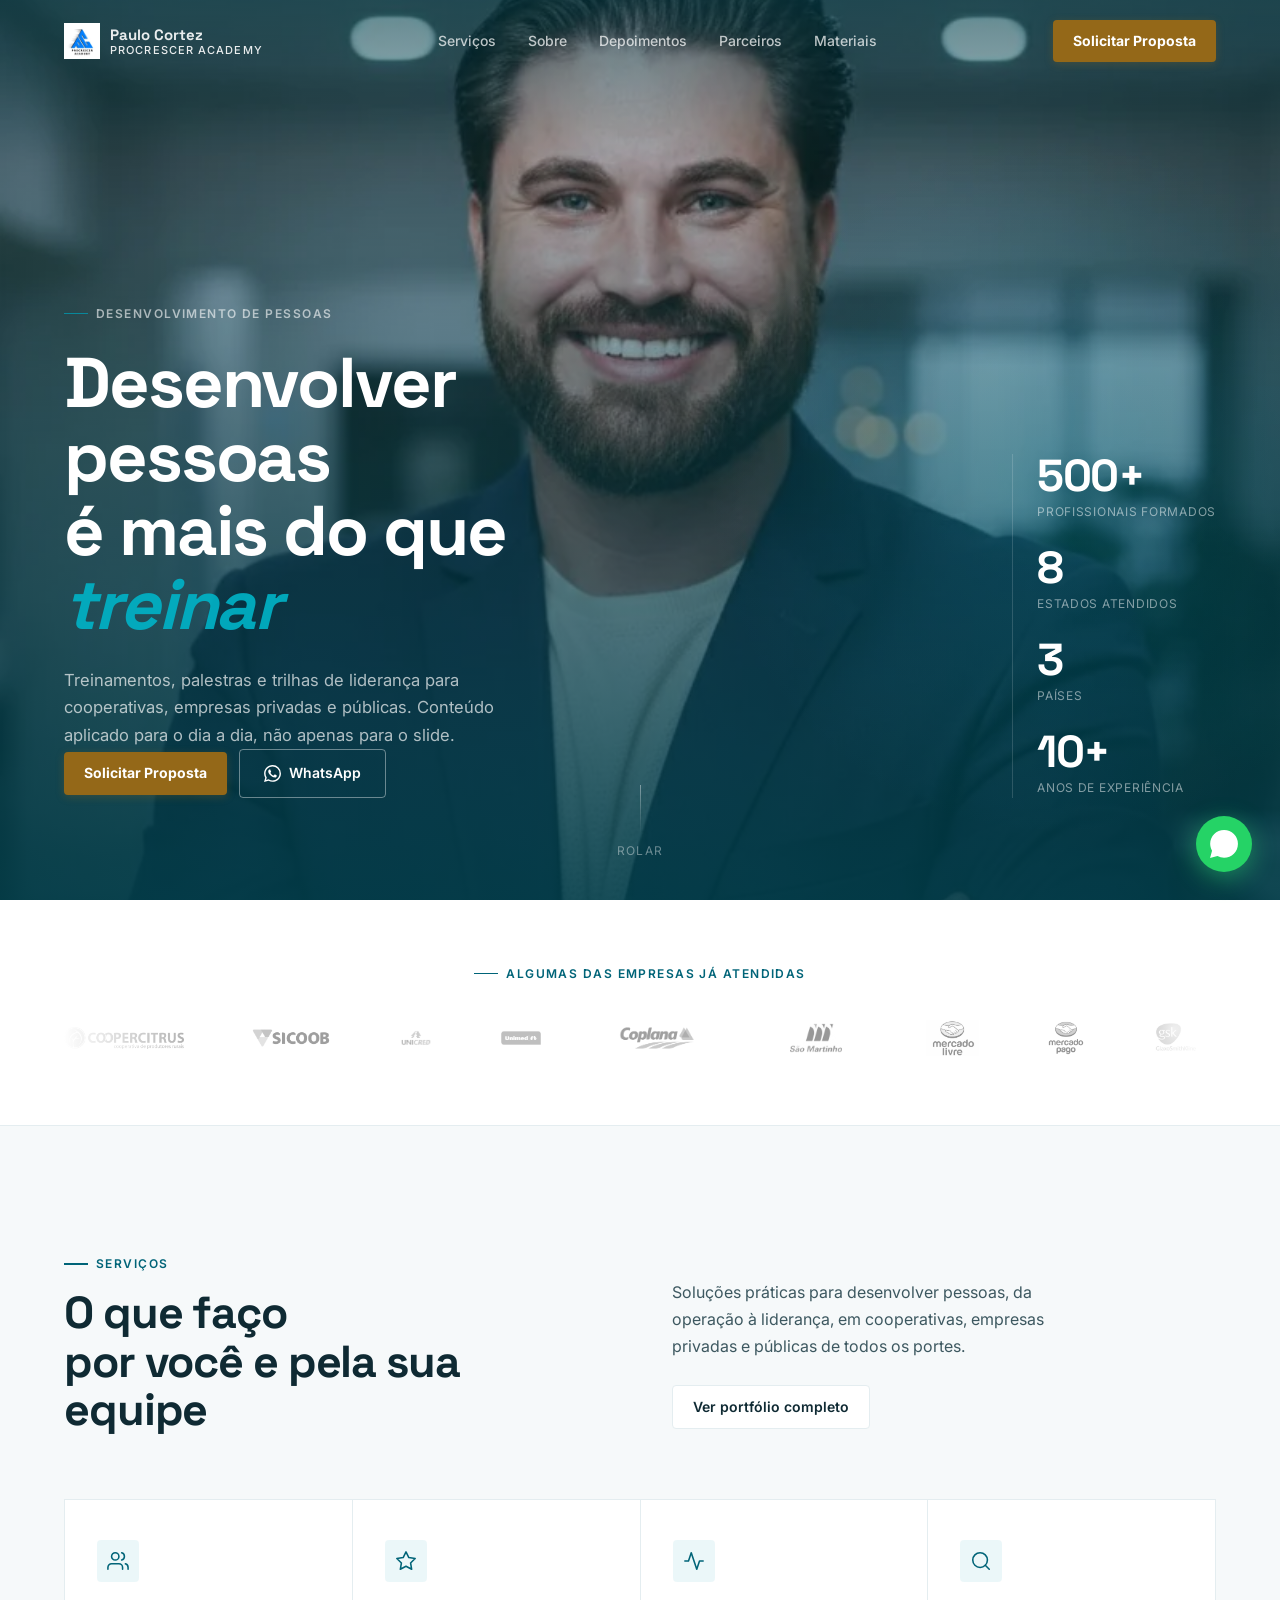
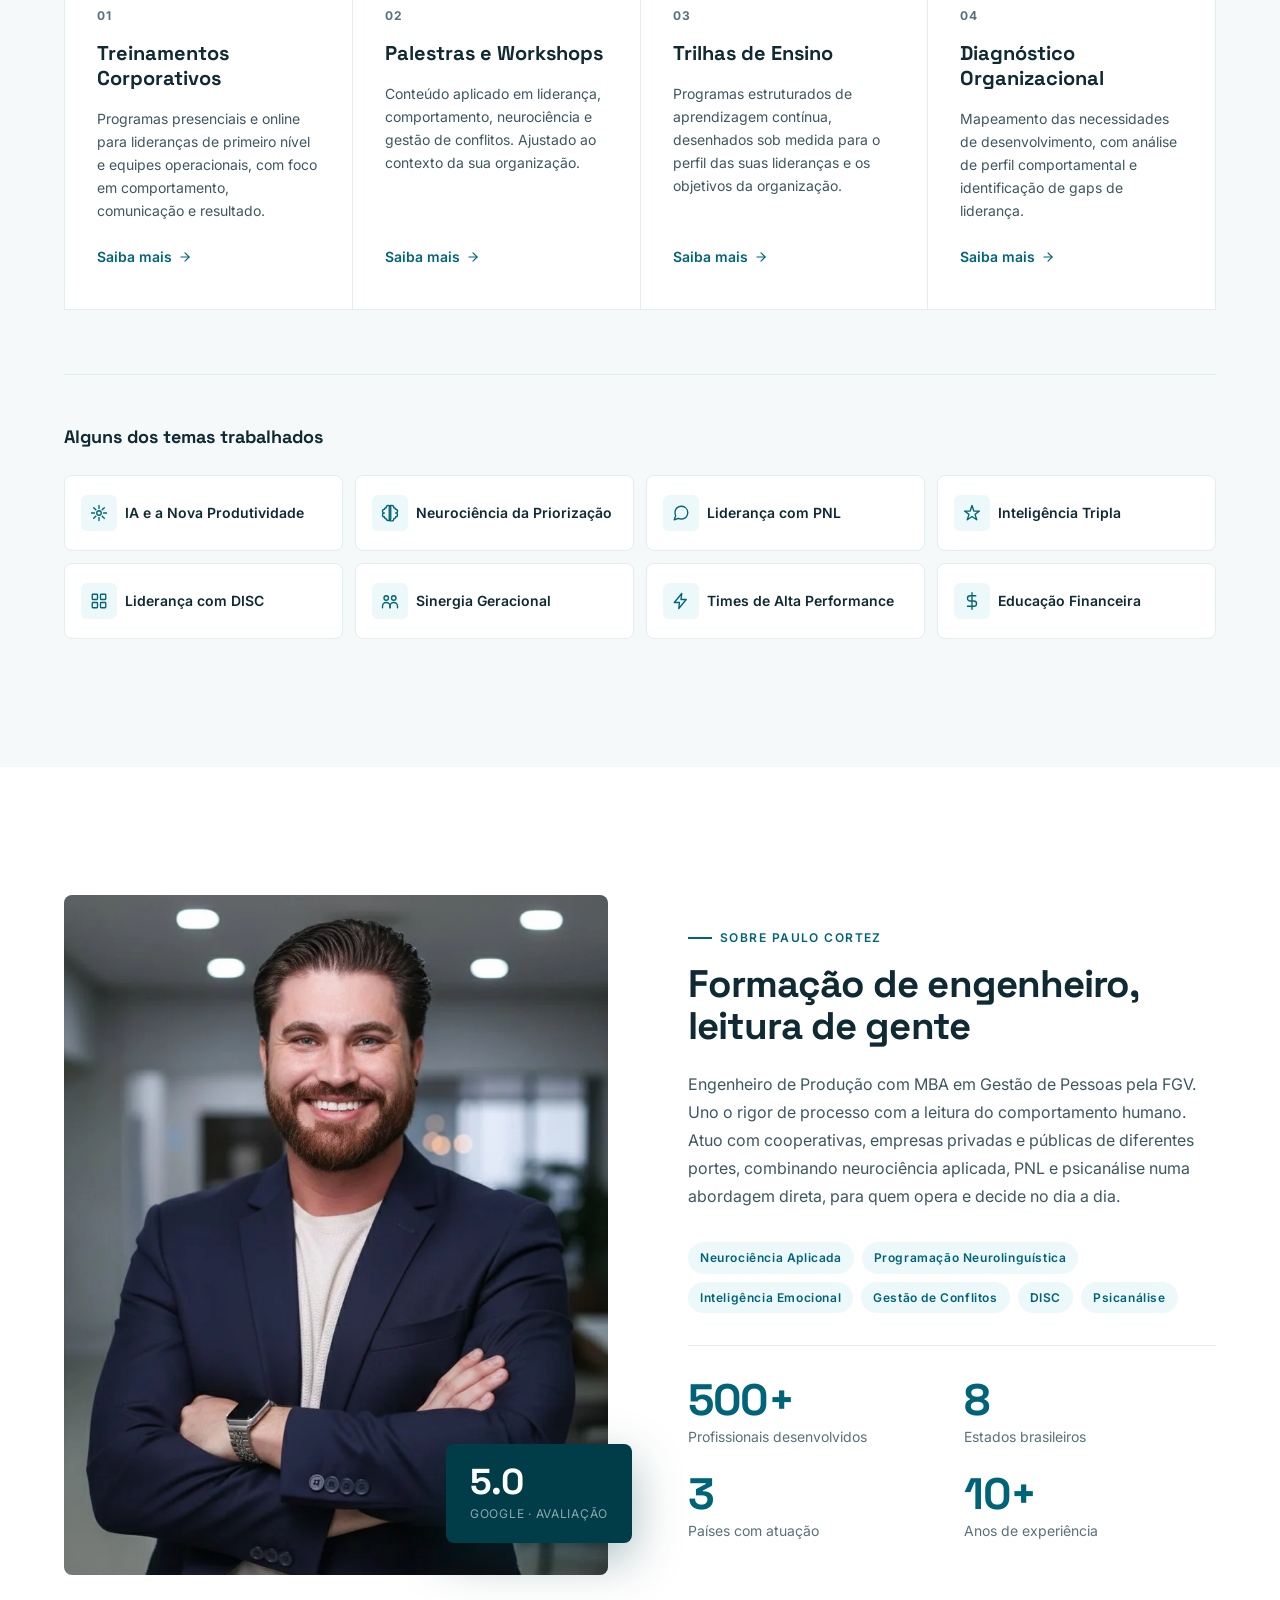
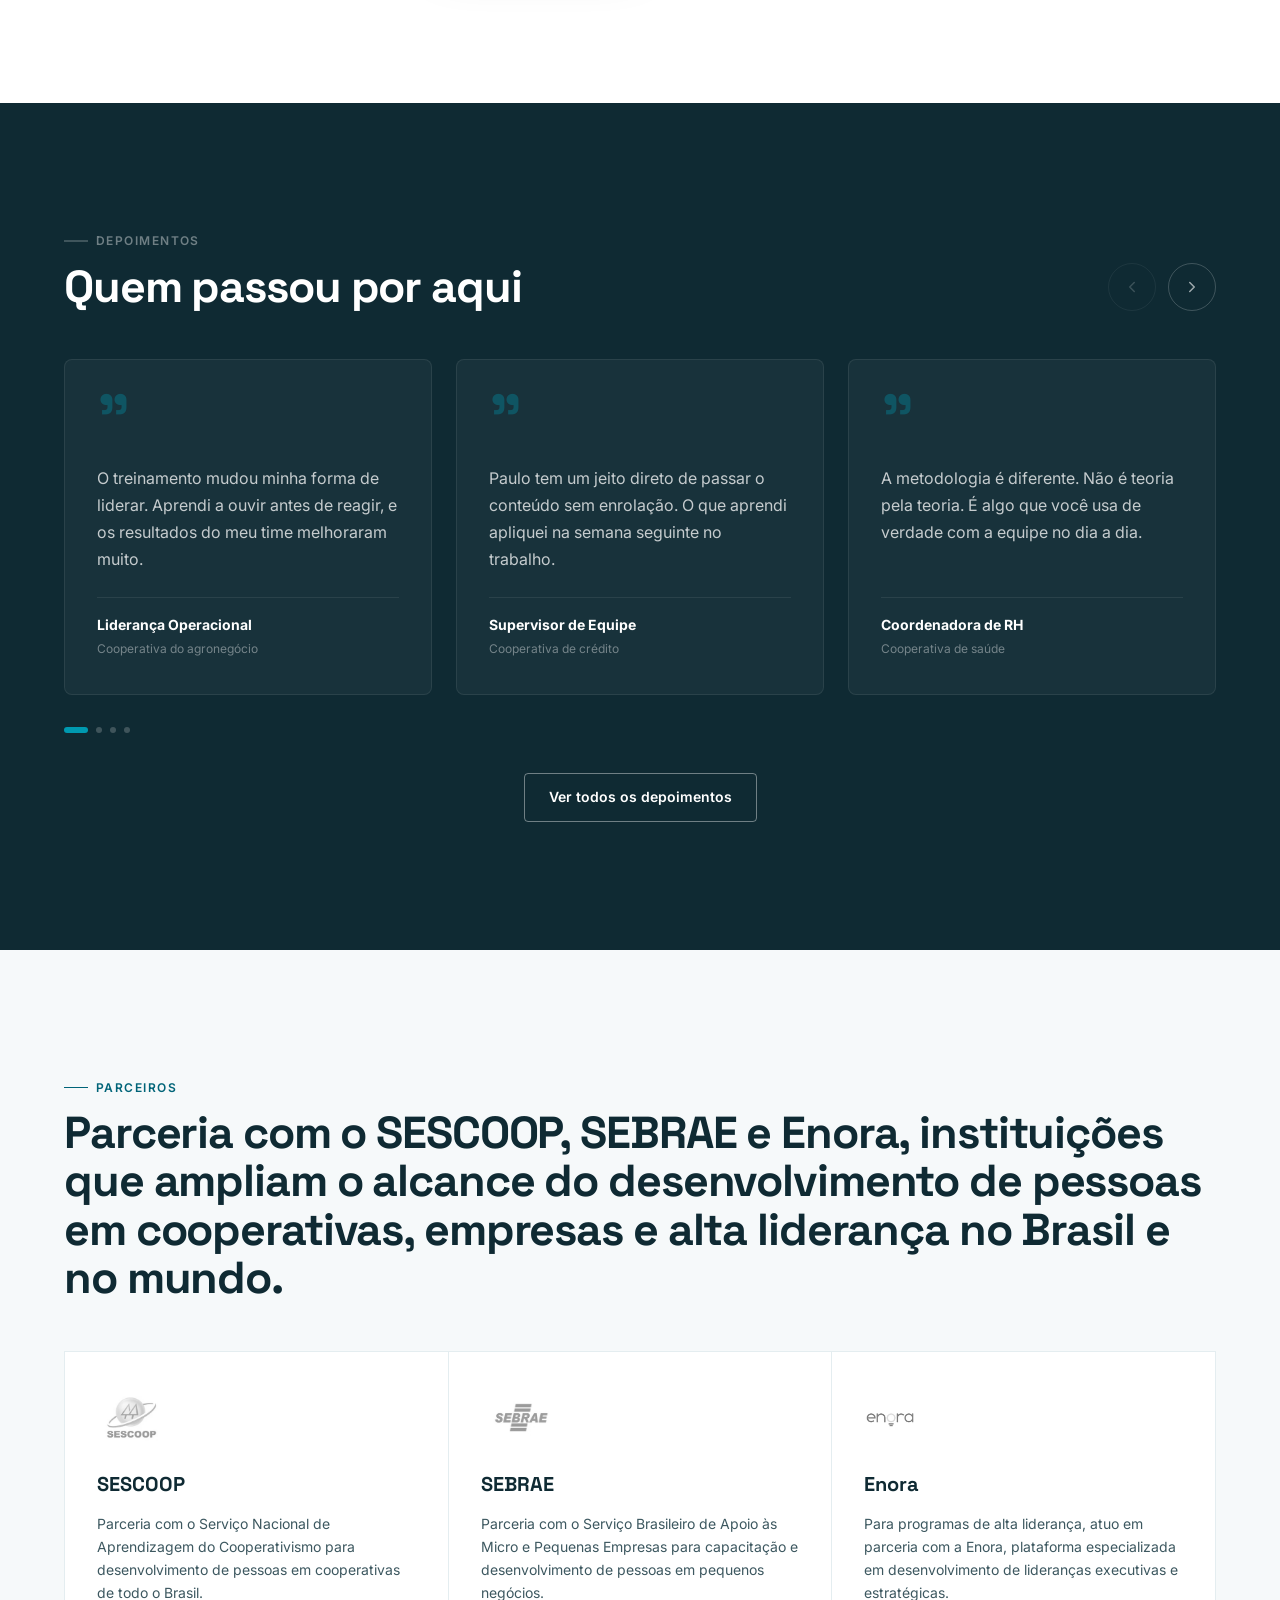
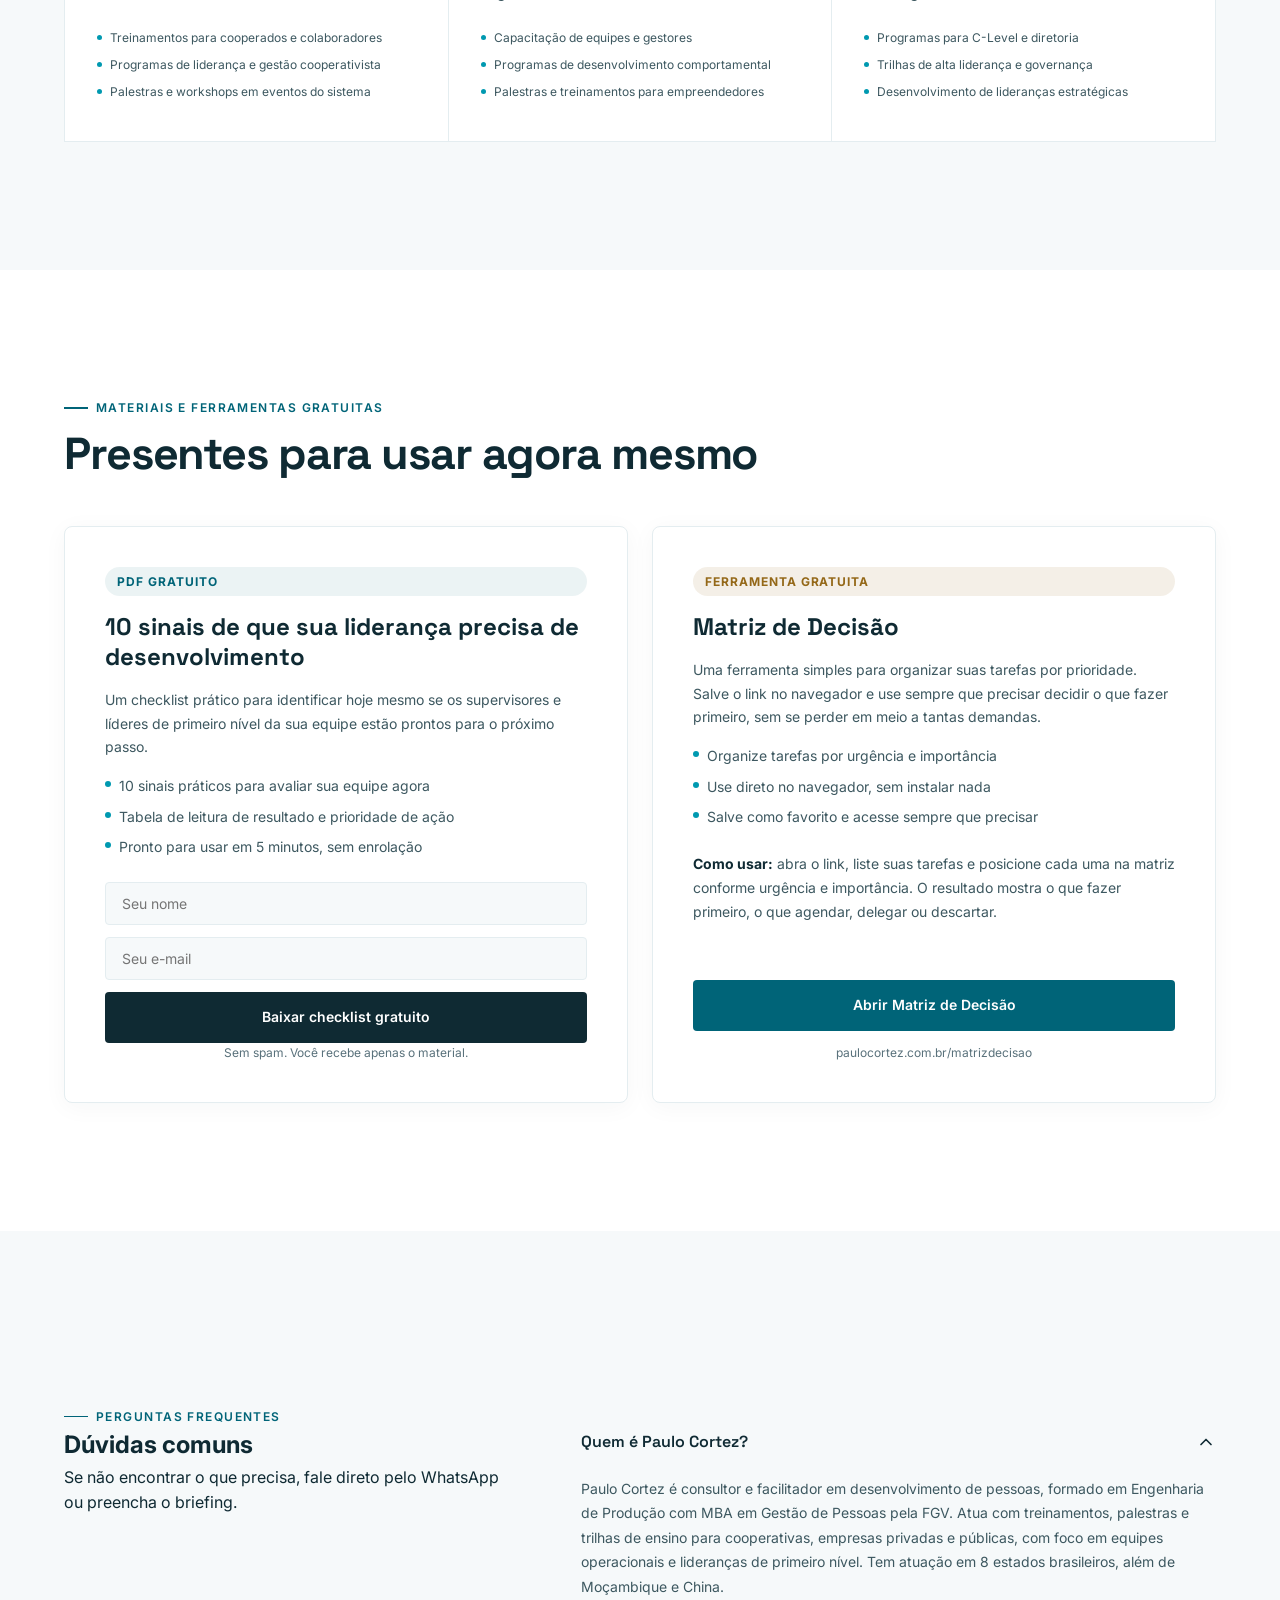
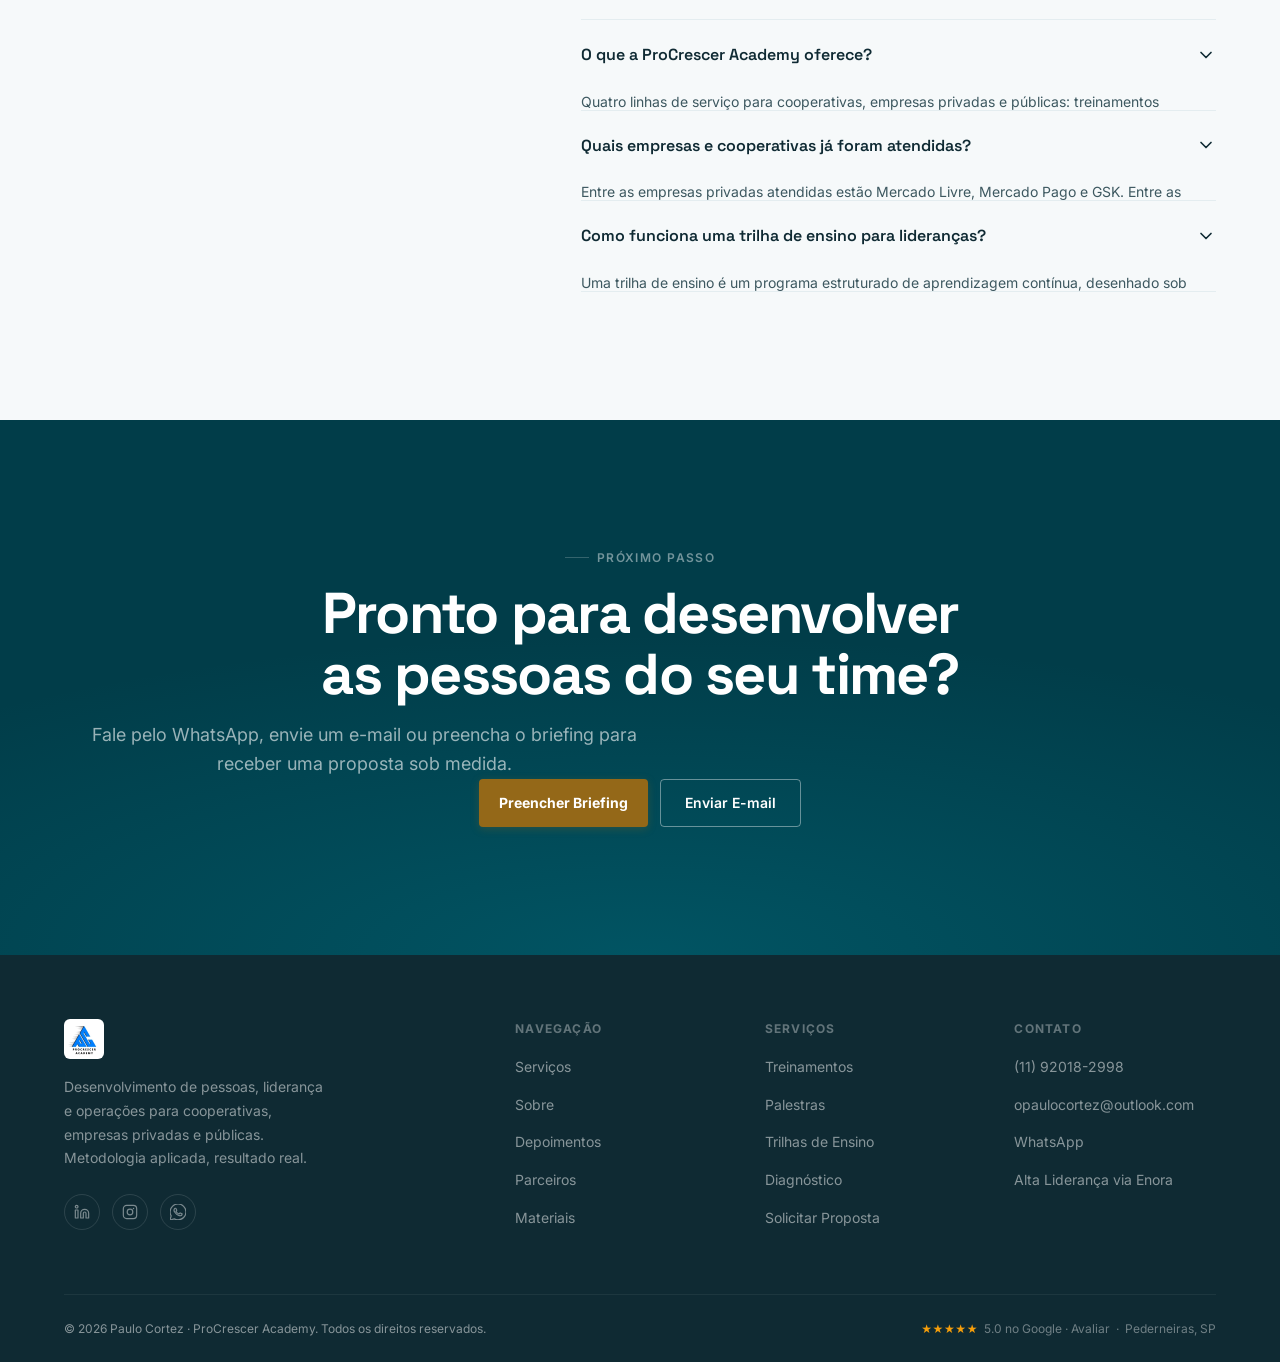
<file: index.html>
<!DOCTYPE html>
<html lang="pt-BR">
<head>
  <meta charset="UTF-8">
  <meta name="viewport" content="width=device-width, initial-scale=1.0">
  <title>Paulo Cortez | Treinamentos e Trilhas de Liderança para Empresas</title>
  <meta name="description" content="Treinamentos, palestras e trilhas de liderança para cooperativas, empresas privadas e públicas. Desenvolvimento de pessoas da operação à liderança, com atuação em 8 estados.">
  <link rel="canonical" href="https://www.paulocortez.com.br/">
  <meta property="og:type" content="website">
  <meta property="og:title" content="Paulo Cortez | Treinamentos e Trilhas de Liderança para Empresas">
  <meta property="og:description" content="Treinamentos, palestras e trilhas de liderança para cooperativas, empresas privadas e públicas. Desenvolvimento de pessoas da operação à liderança.">
  <meta property="og:url" content="https://www.paulocortez.com.br/">
  <meta property="og:image" content="https://www.paulocortez.com.br/assets/images/og.webp">
  <meta property="og:locale" content="pt_BR">
  <meta name="twitter:card" content="summary_large_image">
  <link rel="preload" href="assets/fonts/space-grotesk-latin-normal.woff2" as="font" type="font/woff2" crossorigin>
  <link rel="preload" href="assets/fonts/inter-latin-normal.woff2" as="font" type="font/woff2" crossorigin>
  <link rel="stylesheet" href="css/style.css">

  <script type="application/ld+json">
  {
    "@context": "https://schema.org",
    "@graph": [
      {
        "@type": "Person",
        "@id": "https://www.paulocortez.com.br/#paulocortez",
        "name": "Paulo Cortez",
        "jobTitle": "Consultor e Facilitador em Desenvolvimento de Pessoas",
        "description": "Engenheiro de Produção com MBA em Gestão de Pessoas pela FGV. Atua com treinamentos, palestras e trilhas de ensino para cooperativas, empresas privadas e públicas.",
        "url": "https://www.paulocortez.com.br/",
        "image": "https://www.paulocortez.com.br/assets/images/paulo.webp",
        "worksFor": { "@id": "https://www.paulocortez.com.br/#procrescer" },
        "alumniOf": { "@type": "EducationalOrganization", "name": "Fundação Getulio Vargas (FGV)" },
        "sameAs": ["https://www.linkedin.com/in/opaulocortez/","https://www.instagram.com/opaulocortez/"]
      },
      {
        "@type": "ProfessionalService",
        "@id": "https://www.paulocortez.com.br/#procrescer",
        "name": "Paulo Cortez — ProCrescer Academy",
        "url": "https://www.paulocortez.com.br/",
        "founder": { "@id": "https://www.paulocortez.com.br/#paulocortez" },
        "areaServed": { "@type": "Country", "name": "Brasil" },
        "aggregateRating": { "@type": "AggregateRating", "ratingValue": "5.0", "bestRating": "5", "ratingCount": "12" }
      },
      {
        "@type": "FAQPage",
        "mainEntity": [
          { "@type": "Question", "name": "Quem é Paulo Cortez?", "acceptedAnswer": { "@type": "Answer", "text": "Paulo Cortez é consultor e facilitador em desenvolvimento de pessoas, Engenheiro de Produção com MBA em Gestão de Pessoas pela FGV. Atua com treinamentos, palestras e trilhas de ensino para cooperativas, empresas privadas e públicas, com foco em equipes operacionais e lideranças de primeiro nível." }},
          { "@type": "Question", "name": "O que a ProCrescer Academy oferece?", "acceptedAnswer": { "@type": "Answer", "text": "Quatro linhas de serviço para cooperativas, empresas privadas e públicas: treinamentos corporativos, palestras e workshops, trilhas de ensino estruturadas e diagnóstico organizacional. Os temas incluem liderança com DISC, educação financeira, neurociência da priorização, sinergia geracional e PNL." }},
          { "@type": "Question", "name": "Quais empresas e cooperativas já foram atendidas?", "acceptedAnswer": { "@type": "Answer", "text": "Empresas privadas como Mercado Livre, Mercado Pago e GSK, além de cooperativas como Coopercitrus, Sicoob, Unicred, Unimed, Coplana, Cocal, São Martinho, Raízen, Tereos e AB Mauri. Com parceria institucional do SESCOOP e SEBRAE." }},
          { "@type": "Question", "name": "Como funciona uma trilha de ensino para lideranças?", "acceptedAnswer": { "@type": "Answer", "text": "Uma trilha é um programa estruturado de aprendizagem contínua desenhado sob medida para as lideranças da organização. Combina encontros sequenciais, aplicação prática entre sessões e acompanhamento de resultados. Começa com diagnóstico das necessidades reais." }}
        ]
      }
    ]
  }
  </script>
</head>
<body>

<!-- ══ HEADER ══════════════════════════════ -->
<header id="header" class="hero-active">
  <div class="container header-inner">
    <a href="/" class="header-logo" aria-label="Paulo Cortez — Página inicial">
      <img src="assets/images/logo.webp" alt="Logo ProCrescer Academy" width="36" height="36">
      <div class="header-logo-text">
        <span class="header-logo-name">Paulo Cortez</span>
        <span class="header-logo-sub">ProCrescer Academy</span>
      </div>
    </a>

    <nav class="header-nav" aria-label="Navegação principal">
      <a href="#services">Serviços</a>
      <a href="#about">Sobre</a>
      <a href="#testimonials">Depoimentos</a>
      <a href="#partners">Parceiros</a>
      <a href="#materials">Materiais</a>
    </nav>

    <div class="header-actions">
      <a href="proposta.html" class="btn-primary">Solicitar Proposta</a>
      <button class="header-menu-toggle" id="menuToggle" aria-expanded="false" aria-label="Menu">
        <span></span><span></span><span></span>
      </button>
    </div>
  </div>
</header>

<!-- Mobile nav -->
<nav id="mobile-nav" aria-label="Menu mobile">
  <a href="#services" class="mobile-nav-link">Serviços</a>
  <a href="#about" class="mobile-nav-link">Sobre</a>
  <a href="#testimonials" class="mobile-nav-link">Depoimentos</a>
  <a href="#partners" class="mobile-nav-link">Parceiros</a>
  <a href="#materials" class="mobile-nav-link">Materiais</a>
  <a href="proposta.html" class="btn-primary mobile-nav-cta">Solicitar Proposta</a>
</nav>

<!-- ══ HERO ═════════════════════════════════ -->
<section id="hero">
  <div class="hero-bg">
    <img
      src="assets/images/paulo.webp"
      alt="Paulo Cortez, especialista em desenvolvimento de lideranças para empresas e cooperativas"
      class="hero-bg-img"
      fetchpriority="high"
      decoding="async"
    >
  </div>
  <div class="hero-accent"></div>

  <div class="hero-content">
    <div class="container hero-inner">
      <div class="hero-left">
        <p class="eyebrow hero-eyebrow">Desenvolvimento de Pessoas</p>
        <h1 class="hero-headline">
          Desenvolver pessoas<br>é mais do que <em>treinar</em>
        </h1>
        <p class="hero-sub">
          Treinamentos, palestras e trilhas de liderança para cooperativas, empresas privadas e públicas.
          Conteúdo aplicado para o dia a dia, não apenas para o slide.
        </p>
        <div class="hero-ctas">
          <a href="proposta.html" class="btn-primary">Solicitar Proposta</a>
          <a href="https://wa.me/5511920182998" target="_blank" rel="noopener" class="btn-ghost">
            <svg viewBox="0 0 24 24" width="17" height="17" fill="currentColor"><path d="M17.472 14.382c-.297-.149-1.758-.867-2.03-.967-.273-.099-.471-.148-.67.15-.197.297-.767.966-.94 1.164-.173.199-.347.223-.644.075-.297-.15-1.255-.463-2.39-1.475-.883-.788-1.48-1.761-1.653-2.059-.173-.297-.018-.458.13-.606.134-.133.298-.347.446-.52.149-.174.198-.298.298-.497.099-.198.05-.371-.025-.52-.075-.149-.669-1.612-.916-2.207-.242-.579-.487-.5-.669-.51-.173-.008-.371-.01-.57-.01-.198 0-.52.074-.792.372-.272.297-1.04 1.016-1.04 2.479 0 1.462 1.065 2.875 1.213 3.074.149.198 2.096 3.2 5.077 4.487.709.306 1.262.489 1.694.625.712.227 1.36.195 1.871.118.571-.085 1.758-.719 2.006-1.413.248-.694.248-1.289.173-1.413-.074-.124-.272-.198-.57-.347z"/><path d="M12.05 0C5.495 0 .16 5.335.157 11.892c0 2.096.547 4.142 1.588 5.945L.057 24l6.305-1.654a11.882 11.882 0 0 0 5.683 1.448h.005c6.554 0 11.89-5.335 11.893-11.893a11.821 11.821 0 0 0-3.48-8.413A11.815 11.815 0 0 0 12.05 0zm0 21.785h-.004a9.87 9.87 0 0 1-5.031-1.378l-.361-.214-3.741.981.998-3.648-.235-.374a9.861 9.861 0 0 1-1.51-5.26c.001-5.45 4.436-9.884 9.888-9.884 2.64 0 5.122 1.03 6.988 2.898a9.825 9.825 0 0 1 2.893 6.994c-.003 5.45-4.437 9.884-9.885 9.884z"/></svg>
            WhatsApp
          </a>
        </div>
      </div>

      <div class="hero-right">
        <div class="hero-stats">
          <div>
            <div class="hero-stat-num">500+</div>
            <div class="hero-stat-label">Profissionais formados</div>
          </div>
          <div>
            <div class="hero-stat-num">8</div>
            <div class="hero-stat-label">Estados atendidos</div>
          </div>
          <div>
            <div class="hero-stat-num">3</div>
            <div class="hero-stat-label">Países</div>
          </div>
          <div>
            <div class="hero-stat-num">10+</div>
            <div class="hero-stat-label">Anos de experiência</div>
          </div>
        </div>
      </div>
    </div>
  </div>

  <div class="hero-scroll" aria-hidden="true">
    <div class="hero-scroll-line"></div>
    <span>Rolar</span>
  </div>
</section>

<!-- ══ TRUST (Logo Wall) ════════════════════ -->
<section id="trust">
  <div class="container">
    <p class="eyebrow trust-label" style="justify-content:center">Algumas das empresas já atendidas</p>
  </div>
  <div class="container">
    <div class="trust-track-wrapper">
      <div class="trust-track" aria-label="Logos de empresas clientes">
        <!-- Set 1 -->
        <img src="assets/logos/coopercitrus.webp" alt="Logo Coopercitrus, cooperativa cliente de treinamento de liderança" class="trust-logo" loading="lazy">
        <img src="assets/logos/sicoob.webp" alt="Logo Sicoob, cooperativa de crédito cliente de treinamento de liderança" class="trust-logo lg" loading="lazy">
        <img src="assets/logos/unicred.webp" alt="Logo Unicred, cooperativa de crédito cliente de treinamento de liderança" class="trust-logo" loading="lazy">
        <img src="assets/logos/unimed.webp" alt="Logo Unimed, cooperativa de saúde cliente de treinamento de liderança" class="trust-logo lg" loading="lazy">
        <img src="assets/logos/coplana.webp" alt="Logo Coplana, cooperativa agropecuária cliente de treinamento de liderança" class="trust-logo lg" loading="lazy">
        <img src="assets/logos/sao-martinho.webp" alt="Logo São Martinho, cliente de treinamento de liderança" class="trust-logo lg" loading="lazy">
        <img src="assets/logos/mercado-livre.webp" alt="Logo Mercado Livre, cliente de treinamento de liderança" class="trust-logo" loading="lazy">
        <img src="assets/logos/mercado-pago.webp" alt="Logo Mercado Pago, cliente de treinamento de liderança" class="trust-logo lg" loading="lazy">
        <img src="assets/logos/gsk.webp" alt="Logo GSK, cliente de treinamento de liderança" class="trust-logo lg" loading="lazy">
        <img src="assets/logos/raizen.webp" alt="Logo Raízen, cliente de treinamento de liderança" class="trust-logo" loading="lazy">
        <img src="assets/logos/tereos.webp" alt="Logo Tereos, cliente de treinamento de liderança" class="trust-logo lg" loading="lazy">
        <img src="assets/logos/ab-mauri.webp" alt="Logo AB Mauri, cliente de treinamento de liderança" class="trust-logo" loading="lazy">
        <img src="assets/logos/cocal.webp" alt="Logo Cocal, cliente de treinamento de liderança" class="trust-logo" loading="lazy">
        <!-- Duplicado para loop infinito -->
        <img src="assets/logos/coopercitrus.webp" alt="" class="trust-logo" loading="lazy" aria-hidden="true">
        <img src="assets/logos/sicoob.webp" alt="" class="trust-logo lg" loading="lazy" aria-hidden="true">
        <img src="assets/logos/unicred.webp" alt="" class="trust-logo" loading="lazy" aria-hidden="true">
        <img src="assets/logos/unimed.webp" alt="" class="trust-logo lg" loading="lazy" aria-hidden="true">
        <img src="assets/logos/coplana.webp" alt="" class="trust-logo lg" loading="lazy" aria-hidden="true">
        <img src="assets/logos/sao-martinho.webp" alt="" class="trust-logo lg" loading="lazy" aria-hidden="true">
        <img src="assets/logos/mercado-livre.webp" alt="" class="trust-logo" loading="lazy" aria-hidden="true">
        <img src="assets/logos/mercado-pago.webp" alt="" class="trust-logo lg" loading="lazy" aria-hidden="true">
        <img src="assets/logos/gsk.webp" alt="" class="trust-logo lg" loading="lazy" aria-hidden="true">
        <img src="assets/logos/raizen.webp" alt="" class="trust-logo" loading="lazy" aria-hidden="true">
        <img src="assets/logos/tereos.webp" alt="" class="trust-logo lg" loading="lazy" aria-hidden="true">
        <img src="assets/logos/ab-mauri.webp" alt="" class="trust-logo" loading="lazy" aria-hidden="true">
        <img src="assets/logos/cocal.webp" alt="" class="trust-logo" loading="lazy" aria-hidden="true">
      </div>
    </div>
  </div>
</section>

<!-- ══ SERVICES ══════════════════════════════ -->
<section id="services" class="section">
  <div class="container">
    <div class="services-head">
      <div class="services-head-left">
        <p class="eyebrow reveal">Serviços</p>
        <h2 class="section-title reveal reveal-delay-1">
          O que faço<br>por você e pela sua equipe
        </h2>
      </div>
      <div class="services-head-right reveal reveal-delay-2">
        <p>Soluções práticas para desenvolver pessoas, da operação à liderança, em cooperativas, empresas privadas e públicas de todos os portes.</p>
        <a href="proposta.html" class="btn-sec">Ver portfólio completo</a>
      </div>
    </div>

    <div class="services-grid reveal">
      <article class="service-card">
        <div class="service-icon">
          <svg viewBox="0 0 24 24"><path d="M17 21v-2a4 4 0 0 0-4-4H5a4 4 0 0 0-4 4v2"/><circle cx="9" cy="7" r="4"/><path d="M23 21v-2a4 4 0 0 0-3-3.87"/><path d="M16 3.13a4 4 0 0 1 0 7.75"/></svg>
        </div>
        <span class="service-num">01</span>
        <h3 class="service-title">Treinamentos Corporativos</h3>
        <p class="service-desc">Programas presenciais e online para lideranças de primeiro nível e equipes operacionais, com foco em comportamento, comunicação e resultado.</p>
        <span class="service-link">Saiba mais <svg viewBox="0 0 24 24"><line x1="5" y1="12" x2="19" y2="12"/><polyline points="12 5 19 12 12 19"/></svg></span>
      </article>

      <article class="service-card">
        <div class="service-icon">
          <svg viewBox="0 0 24 24"><polygon points="12 2 15.09 8.26 22 9.27 17 14.14 18.18 21.02 12 17.77 5.82 21.02 7 14.14 2 9.27 8.91 8.26 12 2"/></svg>
        </div>
        <span class="service-num">02</span>
        <h3 class="service-title">Palestras e Workshops</h3>
        <p class="service-desc">Conteúdo aplicado em liderança, comportamento, neurociência e gestão de conflitos. Ajustado ao contexto da sua organização.</p>
        <span class="service-link">Saiba mais <svg viewBox="0 0 24 24"><line x1="5" y1="12" x2="19" y2="12"/><polyline points="12 5 19 12 12 19"/></svg></span>
      </article>

      <article class="service-card">
        <div class="service-icon">
          <svg viewBox="0 0 24 24"><polyline points="22 12 18 12 15 21 9 3 6 12 2 12"/></svg>
        </div>
        <span class="service-num">03</span>
        <h3 class="service-title">Trilhas de Ensino</h3>
        <p class="service-desc">Programas estruturados de aprendizagem contínua, desenhados sob medida para o perfil das suas lideranças e os objetivos da organização.</p>
        <span class="service-link">Saiba mais <svg viewBox="0 0 24 24"><line x1="5" y1="12" x2="19" y2="12"/><polyline points="12 5 19 12 12 19"/></svg></span>
      </article>

      <article class="service-card">
        <div class="service-icon">
          <svg viewBox="0 0 24 24"><circle cx="11" cy="11" r="8"/><line x1="21" y1="21" x2="16.65" y2="16.65"/></svg>
        </div>
        <span class="service-num">04</span>
        <h3 class="service-title">Diagnóstico Organizacional</h3>
        <p class="service-desc">Mapeamento das necessidades de desenvolvimento, com análise de perfil comportamental e identificação de gaps de liderança.</p>
        <span class="service-link">Saiba mais <svg viewBox="0 0 24 24"><line x1="5" y1="12" x2="19" y2="12"/><polyline points="12 5 19 12 12 19"/></svg></span>
      </article>
    </div>

    <!-- Topics -->
    <div class="topics-wrapper reveal">
      <h3 class="topics-label">Alguns dos temas trabalhados</h3>
      <div class="topics-grid">
        <button type="button" class="topic-chip" onclick="openModal('ia')">
          <div class="topic-chip-icon"><svg viewBox="0 0 24 24"><circle cx="12" cy="12" r="3"/><path d="M12 2v4M12 18v4M4.93 4.93l2.83 2.83M16.24 16.24l2.83 2.83M2 12h4M18 12h4M4.93 19.07l2.83-2.83M16.24 7.76l2.83-2.83"/></svg></div>
          <span class="topic-chip-name">IA e a Nova Produtividade</span>
        </button>
        <button type="button" class="topic-chip" onclick="openModal('neuro')">
          <div class="topic-chip-icon"><svg viewBox="0 0 24 24"><path d="M9.5 2A2.5 2.5 0 0 0 7 4.5v.5A2.5 2.5 0 0 0 4.5 7 2.5 2.5 0 0 0 2 9.5 2.5 2.5 0 0 0 4.5 12a2.5 2.5 0 0 0 0 5A2.5 2.5 0 0 0 7 19.5v.5A2.5 2.5 0 0 0 9.5 22h1a2.5 2.5 0 0 0 2.5-2.5v-15A2.5 2.5 0 0 0 10.5 2h-1z"/><path d="M14.5 2A2.5 2.5 0 0 1 17 4.5v.5a2.5 2.5 0 0 1 2.5 2 2.5 2.5 0 0 1 2.5 2.5 2.5 2.5 0 0 1-2.5 2.5 2.5 2.5 0 0 1 0 5A2.5 2.5 0 0 1 17 19.5v.5a2.5 2.5 0 0 1-2.5 2.5h-1a2.5 2.5 0 0 1-2.5-2.5v-15A2.5 2.5 0 0 1 13.5 2h1z"/></svg></div>
          <span class="topic-chip-name">Neurociência da Priorização</span>
        </button>
        <button type="button" class="topic-chip" onclick="openModal('pnl')">
          <div class="topic-chip-icon"><svg viewBox="0 0 24 24"><path d="M21 11.5a8.38 8.38 0 0 1-.9 3.8 8.5 8.5 0 0 1-7.6 4.7 8.38 8.38 0 0 1-3.8-.9L3 21l1.9-5.7a8.38 8.38 0 0 1-.9-3.8 8.5 8.5 0 0 1 4.7-7.6 8.38 8.38 0 0 1 3.8-.9h.5a8.48 8.48 0 0 1 8 8v.5z"/></svg></div>
          <span class="topic-chip-name">Liderança com PNL</span>
        </button>
        <button type="button" class="topic-chip" onclick="openModal('tripla')">
          <div class="topic-chip-icon"><svg viewBox="0 0 24 24"><path d="M12 2l2.4 7.4H22l-6 4.4 2.3 7.2L12 16.6 5.7 21l2.3-7.2-6-4.4h7.6L12 2z"/></svg></div>
          <span class="topic-chip-name">Inteligência Tripla</span>
        </button>
        <button type="button" class="topic-chip" onclick="openModal('disc')">
          <div class="topic-chip-icon"><svg viewBox="0 0 24 24"><rect x="3" y="3" width="7" height="7" rx="1"/><rect x="14" y="3" width="7" height="7" rx="1"/><rect x="3" y="14" width="7" height="7" rx="1"/><rect x="14" y="14" width="7" height="7" rx="1"/></svg></div>
          <span class="topic-chip-name">Liderança com DISC</span>
        </button>
        <button type="button" class="topic-chip" onclick="openModal('geracional')">
          <div class="topic-chip-icon"><svg viewBox="0 0 24 24"><circle cx="7" cy="8" r="3"/><circle cx="17" cy="8" r="3"/><path d="M2 21v-2a5 5 0 0 1 5-5h0a5 5 0 0 1 5 5v2"/><path d="M12 21v-2a5 5 0 0 1 5-5h0a5 5 0 0 1 5 5v2"/></svg></div>
          <span class="topic-chip-name">Sinergia Geracional</span>
        </button>
        <button type="button" class="topic-chip" onclick="openModal('performance')">
          <div class="topic-chip-icon"><svg viewBox="0 0 24 24"><path d="M13 2L3 14h7l-1 8 10-12h-7l1-8z"/></svg></div>
          <span class="topic-chip-name">Times de Alta Performance</span>
        </button>
        <button type="button" class="topic-chip" onclick="openModal('financeira')">
          <div class="topic-chip-icon"><svg viewBox="0 0 24 24"><line x1="12" y1="1" x2="12" y2="23"/><path d="M17 5H9.5a3.5 3.5 0 0 0 0 7h5a3.5 3.5 0 0 1 0 7H6"/></svg></div>
          <span class="topic-chip-name">Educação Financeira</span>
        </button>
      </div>
    </div>
  </div>
</section>

<!-- ══ ABOUT ══════════════════════════════════ -->
<section id="about" class="section">
  <div class="container">
    <div class="about-grid">
      <div class="about-photo-wrap reveal">
        <img
          src="assets/images/paulo-about.webp"
          alt="Paulo Cortez, consultor em desenvolvimento de pessoas e liderança"
          class="about-photo"
          loading="lazy"
        >
        <a href="https://g.page/r/CXzEDRD9VUz6EAE/review" target="_blank" rel="noopener" class="about-photo-badge" aria-label="Ver e deixar avaliação no Google">
          <div class="about-badge-num">5.0</div>
          <div class="about-badge-label">Google · Avaliação</div>
        </a>
      </div>

      <div class="about-content">
        <p class="eyebrow reveal">Sobre Paulo Cortez</p>
        <h2 class="about-title reveal reveal-delay-1">
          Formação de engenheiro,<br>leitura de gente
        </h2>
        <p class="about-bio reveal reveal-delay-2">
          Engenheiro de Produção com MBA em Gestão de Pessoas pela FGV. Uno o rigor de processo com a leitura do comportamento humano. Atuo com cooperativas, empresas privadas e públicas de diferentes portes, combinando neurociência aplicada, PNL e psicanálise numa abordagem direta, para quem opera e decide no dia a dia.
        </p>
        <div class="about-tags reveal reveal-delay-3">
          <span class="about-tag">Neurociência Aplicada</span>
          <span class="about-tag">Programação Neurolinguística</span>
          <span class="about-tag">Inteligência Emocional</span>
          <span class="about-tag">Gestão de Conflitos</span>
          <span class="about-tag">DISC</span>
          <span class="about-tag">Psicanálise</span>
        </div>
        <div class="about-stats reveal reveal-delay-4">
          <div>
            <div class="about-stat-num">500+</div>
            <div class="about-stat-label">Profissionais desenvolvidos</div>
          </div>
          <div>
            <div class="about-stat-num">8</div>
            <div class="about-stat-label">Estados brasileiros</div>
          </div>
          <div>
            <div class="about-stat-num">3</div>
            <div class="about-stat-label">Países com atuação</div>
          </div>
          <div>
            <div class="about-stat-num">10+</div>
            <div class="about-stat-label">Anos de experiência</div>
          </div>
        </div>
      </div>
    </div>
  </div>
</section>

<!-- ══ TESTIMONIALS ══════════════════════════ -->
<section id="testimonials" class="section">
  <div class="container">
    <div class="testimonials-head">
      <div>
        <p class="eyebrow reveal">Depoimentos</p>
        <h2 class="section-title section-title--light reveal reveal-delay-1">Quem passou por aqui</h2>
      </div>
      <div class="testimonials-nav">
        <button class="t-nav-btn" id="tPrev" aria-label="Depoimento anterior">
          <svg viewBox="0 0 24 24"><polyline points="15 18 9 12 15 6"/></svg>
        </button>
        <button class="t-nav-btn" id="tNext" aria-label="Próximo depoimento">
          <svg viewBox="0 0 24 24"><polyline points="9 18 15 12 9 6"/></svg>
        </button>
      </div>
    </div>

    <div class="testimonials-viewport">
      <div class="testimonials-track" id="testimonialTrack">
        <article class="t-card">
          <div class="t-quote-mark">"</div>
          <p class="t-text">O treinamento mudou minha forma de liderar. Aprendi a ouvir antes de reagir, e os resultados do meu time melhoraram muito.</p>
          <div class="t-author">
            <div class="t-name">Liderança Operacional</div>
            <div class="t-role">Cooperativa do agronegócio</div>
          </div>
        </article>
        <article class="t-card">
          <div class="t-quote-mark">"</div>
          <p class="t-text">Paulo tem um jeito direto de passar o conteúdo sem enrolação. O que aprendi apliquei na semana seguinte no trabalho.</p>
          <div class="t-author">
            <div class="t-name">Supervisor de Equipe</div>
            <div class="t-role">Cooperativa de crédito</div>
          </div>
        </article>
        <article class="t-card">
          <div class="t-quote-mark">"</div>
          <p class="t-text">A metodologia é diferente. Não é teoria pela teoria. É algo que você usa de verdade com a equipe no dia a dia.</p>
          <div class="t-author">
            <div class="t-name">Coordenadora de RH</div>
            <div class="t-role">Cooperativa de saúde</div>
          </div>
        </article>
        <article class="t-card">
          <div class="t-quote-mark">"</div>
          <p class="t-text">Participei de três programas diferentes com o Paulo. Cada um com mais profundidade. Recomendo sem hesitar.</p>
          <div class="t-author">
            <div class="t-name">Gerente de Cooperativa</div>
            <div class="t-role">Sistema cooperativista</div>
          </div>
        </article>
        <article class="t-card">
          <div class="t-quote-mark">"</div>
          <p class="t-text">Nosso RH contratou um ciclo de workshops. O retorno dos líderes foi excelente. Já planejamos o próximo.</p>
          <div class="t-author">
            <div class="t-name">Gerente de RH</div>
            <div class="t-role">Indústria de grande porte</div>
          </div>
        </article>
        <article class="t-card">
          <div class="t-quote-mark">"</div>
          <p class="t-text">Conteúdo denso, entregue de forma acessível. Saímos com ações claras para implementar na área.</p>
          <div class="t-author">
            <div class="t-name">Analista de Desenvolvimento</div>
            <div class="t-role">Cooperativa agropecuária</div>
          </div>
        </article>
      </div>
    </div>
    <div class="t-dots" aria-label="Navegação do carrossel"></div>
    <div style="text-align:center;margin-top:2.5rem">
      <a href="depoimentos.html" class="btn-ghost">Ver todos os depoimentos</a>
    </div>
  </div>
</section>

<!-- ══ PARTNERS ══════════════════════════════ -->
<section id="partners" class="section">
  <div class="container">
    <div class="section-header reveal">
      <p class="eyebrow">Parceiros</p>
      <h2 class="section-title" style="margin-top:0.75rem">Parceria com o SESCOOP, SEBRAE e Enora, instituições que ampliam o alcance do desenvolvimento de pessoas em cooperativas, empresas e alta liderança no Brasil e no mundo.</h2>
    </div>

    <div class="partners-grid reveal">
      <div class="partner-card">
        <div class="partner-logo-wrap">
          <img src="assets/images/sescoop.webp" alt="Logo SESCOOP, parceiro institucional em cooperativismo" class="partner-logo" loading="lazy">
        </div>
        <h3 class="partner-title">SESCOOP</h3>
        <p class="partner-desc">Parceria com o Serviço Nacional de Aprendizagem do Cooperativismo para desenvolvimento de pessoas em cooperativas de todo o Brasil.</p>
        <ul class="partner-items">
          <li class="partner-item">Treinamentos para cooperados e colaboradores</li>
          <li class="partner-item">Programas de liderança e gestão cooperativista</li>
          <li class="partner-item">Palestras e workshops em eventos do sistema</li>
        </ul>
      </div>
      <div class="partner-card">
        <div class="partner-logo-wrap">
          <img src="assets/images/sebrae.webp" alt="Logo SEBRAE, parceiro institucional em capacitação empresarial" class="partner-logo" loading="lazy">
        </div>
        <h3 class="partner-title">SEBRAE</h3>
        <p class="partner-desc">Parceria com o Serviço Brasileiro de Apoio às Micro e Pequenas Empresas para capacitação e desenvolvimento de pessoas em pequenos negócios.</p>
        <ul class="partner-items">
          <li class="partner-item">Capacitação de equipes e gestores</li>
          <li class="partner-item">Programas de desenvolvimento comportamental</li>
          <li class="partner-item">Palestras e treinamentos para empreendedores</li>
        </ul>
      </div>
      <div class="partner-card">
        <div class="partner-logo-wrap">
          <img src="assets/images/enora.webp" alt="Logo Enora, parceira em programas de alta liderança" class="partner-logo" loading="lazy">
        </div>
        <h3 class="partner-title">Enora</h3>
        <p class="partner-desc">Para programas de alta liderança, atuo em parceria com a Enora, plataforma especializada em desenvolvimento de lideranças executivas e estratégicas.</p>
        <ul class="partner-items">
          <li class="partner-item">Programas para C-Level e diretoria</li>
          <li class="partner-item">Trilhas de alta liderança e governança</li>
          <li class="partner-item">Desenvolvimento de lideranças estratégicas</li>
        </ul>
      </div>
    </div>
  </div>
</section>

<!-- ══ MATERIALS ══════════════════════════════ -->
<section id="materials" class="section">
  <div class="container">
    <div class="section-header reveal">
      <p class="eyebrow">Materiais e Ferramentas Gratuitas</p>
      <h2 class="section-title" style="margin-top:0.75rem">Presentes para usar agora mesmo</h2>
    </div>

    <div class="materials-grid">
      <div class="material-card reveal">
        <span class="material-tag material-tag--pdf">PDF Gratuito</span>
        <h3 class="material-title">10 sinais de que sua liderança precisa de desenvolvimento</h3>
        <p class="material-desc">Um checklist prático para identificar hoje mesmo se os supervisores e líderes de primeiro nível da sua equipe estão prontos para o próximo passo.</p>
        <ul class="material-bullets">
          <li class="material-bullet">10 sinais práticos para avaliar sua equipe agora</li>
          <li class="material-bullet">Tabela de leitura de resultado e prioridade de ação</li>
          <li class="material-bullet">Pronto para usar em 5 minutos, sem enrolação</li>
        </ul>

        <form id="formMaterial" name="material-gratuito" method="POST" data-netlify="true" netlify-honeypot="bot-campo">
          <input type="hidden" name="form-name" value="material-gratuito">
          <input type="hidden" name="pagina_origem" value="index.html - Material Gratuito (Checklist 10 Sinais)">
          <p style="display:none"><input name="bot-campo"></p>
          <div class="material-form">
            <input type="text" name="nome" placeholder="Seu nome" required autocomplete="name">
            <input type="email" name="email" placeholder="Seu e-mail" required autocomplete="email">
            <button type="submit" class="material-submit">Baixar checklist gratuito</button>
          </div>
          <p class="material-note">Sem spam. Você recebe apenas o material.</p>
        </form>

        <div id="matOk" style="display:none;flex-direction:column;align-items:center;gap:1rem;padding:1rem 0">
          <svg viewBox="0 0 24 24" width="40" height="40" stroke="#006478" fill="none" stroke-width="2"><polyline points="20 6 9 17 4 12"/></svg>
          <p style="font-size:0.875rem;color:var(--ink-soft);text-align:center">Pronto. Clique para baixar o checklist.</p>
          <a href="assets/materiais/10-sinais-lideranca-primeiro-nivel.pdf" download class="material-cta-btn">Baixar PDF agora</a>
        </div>
      </div>

      <div class="material-card reveal reveal-delay-2">
        <span class="material-tag material-tag--tool">Ferramenta Gratuita</span>
        <h3 class="material-title">Matriz de Decisão</h3>
        <p class="material-desc">Uma ferramenta simples para organizar suas tarefas por prioridade. Salve o link no navegador e use sempre que precisar decidir o que fazer primeiro, sem se perder em meio a tantas demandas.</p>
        <ul class="material-bullets">
          <li class="material-bullet">Organize tarefas por urgência e importância</li>
          <li class="material-bullet">Use direto no navegador, sem instalar nada</li>
          <li class="material-bullet">Salve como favorito e acesse sempre que precisar</li>
        </ul>
        <p class="material-desc" style="margin-top:0.5rem"><strong style="color:var(--ink)">Como usar:</strong> abra o link, liste suas tarefas e posicione cada uma na matriz conforme urgência e importância. O resultado mostra o que fazer primeiro, o que agendar, delegar ou descartar.</p>
        <div class="material-cta-wrap">
          <a href="https://www.paulocortez.com.br/matrizdecisao" target="_blank" rel="noopener" class="material-cta-btn">Abrir Matriz de Decisão</a>
          <p class="material-cta-note">paulocortez.com.br/matrizdecisao</p>
        </div>
      </div>
    </div>
  </div>
</section>

<!-- ══ FAQ ══════════════════════════════════ -->
<section id="faq" class="section">
  <div class="container">
    <div class="faq-grid">
      <div class="reveal">
        <p class="eyebrow">Perguntas frequentes</p>
        <h2 class="faq-title">Dúvidas comuns</h2>
        <p>Se não encontrar o que precisa, fale direto pelo WhatsApp ou preencha o briefing.</p>
      </div>
      <div class="faq-list reveal reveal-delay-1">
        <div class="faq-item">
          <button class="faq-q" type="button">Quem é Paulo Cortez?
            <svg class="faq-chevron" viewBox="0 0 24 24"><polyline points="6 9 12 15 18 9"/></svg>
          </button>
          <div class="faq-a"><div class="faq-a-inner">Paulo Cortez é consultor e facilitador em desenvolvimento de pessoas, formado em Engenharia de Produção com MBA em Gestão de Pessoas pela FGV. Atua com treinamentos, palestras e trilhas de ensino para cooperativas, empresas privadas e públicas, com foco em equipes operacionais e lideranças de primeiro nível. Tem atuação em 8 estados brasileiros, além de Moçambique e China.</div></div>
        </div>
        <div class="faq-item">
          <button class="faq-q" type="button">O que a ProCrescer Academy oferece?
            <svg class="faq-chevron" viewBox="0 0 24 24"><polyline points="6 9 12 15 18 9"/></svg>
          </button>
          <div class="faq-a"><div class="faq-a-inner">Quatro linhas de serviço para cooperativas, empresas privadas e públicas: treinamentos corporativos para equipes e lideranças, palestras e workshops sobre temas comportamentais, trilhas de ensino estruturadas de aprendizagem contínua, e diagnóstico organizacional. Os temas incluem liderança com DISC, educação financeira, neurociência da priorização, sinergia geracional e PNL.</div></div>
        </div>
        <div class="faq-item">
          <button class="faq-q" type="button">Quais empresas e cooperativas já foram atendidas?
            <svg class="faq-chevron" viewBox="0 0 24 24"><polyline points="6 9 12 15 18 9"/></svg>
          </button>
          <div class="faq-a"><div class="faq-a-inner">Entre as empresas privadas atendidas estão Mercado Livre, Mercado Pago e GSK. Entre as cooperativas estão Coopercitrus, Sicoob, Unicred, Unimed, Coplana, Cocal, São Martinho, Raízen, Tereos e AB Mauri. A atuação inclui parceria institucional com SESCOOP e SEBRAE.</div></div>
        </div>
        <div class="faq-item">
          <button class="faq-q" type="button">Como funciona uma trilha de ensino para lideranças?
            <svg class="faq-chevron" viewBox="0 0 24 24"><polyline points="6 9 12 15 18 9"/></svg>
          </button>
          <div class="faq-a"><div class="faq-a-inner">Uma trilha de ensino é um programa estruturado de aprendizagem contínua, desenhado sob medida para o perfil das lideranças e os objetivos da cooperativa. Diferente de uma palestra isolada, a trilha combina encontros sequenciais, aplicação prática entre as sessões e acompanhamento de resultados. O desenho começa com um diagnóstico das necessidades reais da organização.</div></div>
        </div>
      </div>
    </div>
  </div>
</section>

<!-- ══ CTA ════════════════════════════════════ -->
<section id="cta" class="section--lg">
  <div class="container cta-content">
    <p class="eyebrow cta-eyebrow reveal">Próximo passo</p>
    <h2 class="cta-title reveal reveal-delay-1">Pronto para desenvolver<br>as pessoas do seu time?</h2>
    <p class="cta-sub reveal reveal-delay-2">Fale pelo WhatsApp, envie um e-mail ou preencha o briefing para receber uma proposta sob medida.</p>
    <div class="cta-buttons reveal reveal-delay-3">
      <a href="proposta.html" class="btn-primary">Preencher Briefing</a>
      <a href="mailto:opaulocortez@outlook.com?subject=Contato%20pelo%20site" class="btn-ghost">Enviar E-mail</a>
    </div>
  </div>
</section>

<!-- ══ FOOTER ══════════════════════════════════ -->
<footer>
  <div class="container">
    <div class="footer-top">
      <div>
        <img src="assets/images/logo.webp" alt="Logo ProCrescer Academy" class="footer-brand-logo" loading="lazy">
        <p class="footer-brand-desc">Desenvolvimento de pessoas, liderança e operações para cooperativas, empresas privadas e públicas. Metodologia aplicada, resultado real.</p>
        <div class="footer-social">
          <a href="https://www.linkedin.com/in/opaulocortez/" target="_blank" rel="noopener" class="footer-social-link" aria-label="LinkedIn de Paulo Cortez">
            <svg viewBox="0 0 24 24"><path d="M16 8a6 6 0 0 1 6 6v7h-4v-7a2 2 0 0 0-2-2 2 2 0 0 0-2 2v7h-4v-7a6 6 0 0 1 6-6z"/><rect x="2" y="9" width="4" height="12"/><circle cx="4" cy="4" r="2"/></svg>
          </a>
          <a href="https://www.instagram.com/opaulocortez/" target="_blank" rel="noopener" class="footer-social-link" aria-label="Instagram de Paulo Cortez">
            <svg viewBox="0 0 24 24"><rect x="2" y="2" width="20" height="20" rx="5"/><circle cx="12" cy="12" r="4.2"/><circle cx="17.3" cy="6.7" r="1.1" fill="currentColor" stroke="none"/></svg>
          </a>
          <a href="https://wa.me/5511920182998" target="_blank" rel="noopener" class="footer-social-link" aria-label="WhatsApp de Paulo Cortez">
            <svg viewBox="0 0 24 24" fill="currentColor" stroke="none"><path d="M17.472 14.382c-.297-.149-1.758-.867-2.03-.967-.273-.099-.471-.148-.67.15-.197.297-.767.966-.94 1.164-.173.199-.347.223-.644.075-.297-.15-1.255-.463-2.39-1.475-.883-.788-1.48-1.761-1.653-2.059-.173-.297-.018-.458.13-.606.134-.133.298-.347.446-.52.149-.174.198-.298.298-.497.099-.198.05-.371-.025-.52-.075-.149-.669-1.612-.916-2.207-.242-.579-.487-.5-.669-.51-.173-.008-.371-.01-.57-.01-.198 0-.52.074-.792.372-.272.297-1.04 1.016-1.04 2.479 0 1.462 1.065 2.875 1.213 3.074.149.198 2.096 3.2 5.077 4.487.709.306 1.262.489 1.694.625.712.227 1.36.195 1.871.118.571-.085 1.758-.719 2.006-1.413.248-.694.248-1.289.173-1.413-.074-.124-.272-.198-.57-.347zM12.05 0C5.495 0 .16 5.335.157 11.892c0 2.096.547 4.142 1.588 5.945L.057 24l6.305-1.654a11.882 11.882 0 0 0 5.683 1.448h.005c6.554 0 11.89-5.335 11.893-11.893a11.821 11.821 0 0 0-3.48-8.413A11.815 11.815 0 0 0 12.05 0z"/></svg>
          </a>
        </div>
      </div>

      <div>
        <p class="footer-col-title">Navegação</p>
        <ul class="footer-col-links">
          <li><a href="#services">Serviços</a></li>
          <li><a href="#about">Sobre</a></li>
          <li><a href="#testimonials">Depoimentos</a></li>
          <li><a href="#partners">Parceiros</a></li>
          <li><a href="#materials">Materiais</a></li>
        </ul>
      </div>

      <div>
        <p class="footer-col-title">Serviços</p>
        <ul class="footer-col-links">
          <li><a href="#">Treinamentos</a></li>
          <li><a href="#">Palestras</a></li>
          <li><a href="#">Trilhas de Ensino</a></li>
          <li><a href="#">Diagnóstico</a></li>
          <li><a href="proposta.html">Solicitar Proposta</a></li>
        </ul>
      </div>

      <div>
        <p class="footer-col-title">Contato</p>
        <ul class="footer-col-links">
          <li><a href="tel:+5511920182998">(11) 92018-2998</a></li>
          <li><a href="mailto:opaulocortez@outlook.com">opaulocortez@outlook.com</a></li>
          <li><a href="https://wa.me/5511920182998" target="_blank" rel="noopener">WhatsApp</a></li>
          <li><a href="enora.html">Alta Liderança via Enora</a></li>
        </ul>
      </div>
    </div>

    <div class="footer-bottom">
      <p class="footer-copy">&copy; 2026 Paulo Cortez · ProCrescer Academy. Todos os direitos reservados.</p>
      <a href="https://g.page/r/CXzEDRD9VUz6EAE/review" target="_blank" rel="noopener" class="footer-rating">
        <span class="footer-stars">★★★★★</span>
        <span>5.0 no Google · Avaliar</span>
        <span>·</span>
        <span>Pederneiras, SP</span>
      </a>
    </div>
  </div>
</footer>

<!-- ══ MODAL ══════════════════════════════════ -->
<div class="modal-overlay" id="topicModal" role="dialog" aria-modal="true" aria-label="Detalhamento do tema">
  <div class="modal">
    <button type="button" class="modal-close" onclick="closeModal()" aria-label="Fechar">
      <svg viewBox="0 0 24 24"><line x1="18" y1="6" x2="6" y2="18"/><line x1="6" y1="6" x2="18" y2="18"/></svg>
    </button>
    <div id="modalBody"></div>
  </div>
</div>

<!-- WhatsApp float -->
<a href="https://wa.me/5511920182998" class="wpp-float" target="_blank" rel="noopener" aria-label="Conversar pelo WhatsApp">
  <svg viewBox="0 0 24 24"><path d="M17.472 14.382c-.297-.149-1.758-.867-2.03-.967-.273-.099-.471-.148-.67.15-.197.297-.767.966-.94 1.164-.173.199-.347.223-.644.075-.297-.15-1.255-.463-2.39-1.475-.883-.788-1.48-1.761-1.653-2.059-.173-.297-.018-.458.13-.606.134-.133.298-.347.446-.52.149-.174.198-.298.298-.497.099-.198.05-.371-.025-.52-.075-.149-.669-1.612-.916-2.207-.242-.579-.487-.5-.669-.51-.173-.008-.371-.01-.57-.01-.198 0-.52.074-.792.372-.272.297-1.04 1.016-1.04 2.479 0 1.462 1.065 2.875 1.213 3.074.149.198 2.096 3.2 5.077 4.487.709.306 1.262.489 1.694.625.712.227 1.36.195 1.871.118.571-.085 1.758-.719 2.006-1.413.248-.694.248-1.289.173-1.413-.074-.124-.272-.198-.57-.347zM12.05 0C5.495 0 .16 5.335.157 11.892c0 2.096.547 4.142 1.588 5.945L.057 24l6.305-1.654a11.882 11.882 0 0 0 5.683 1.448h.005c6.554 0 11.89-5.335 11.893-11.893a11.821 11.821 0 0 0-3.48-8.413A11.815 11.815 0 0 0 12.05 0z"/></svg>
</a>

<script src="js/script.js" defer></script>
</body>
</html>
</file>
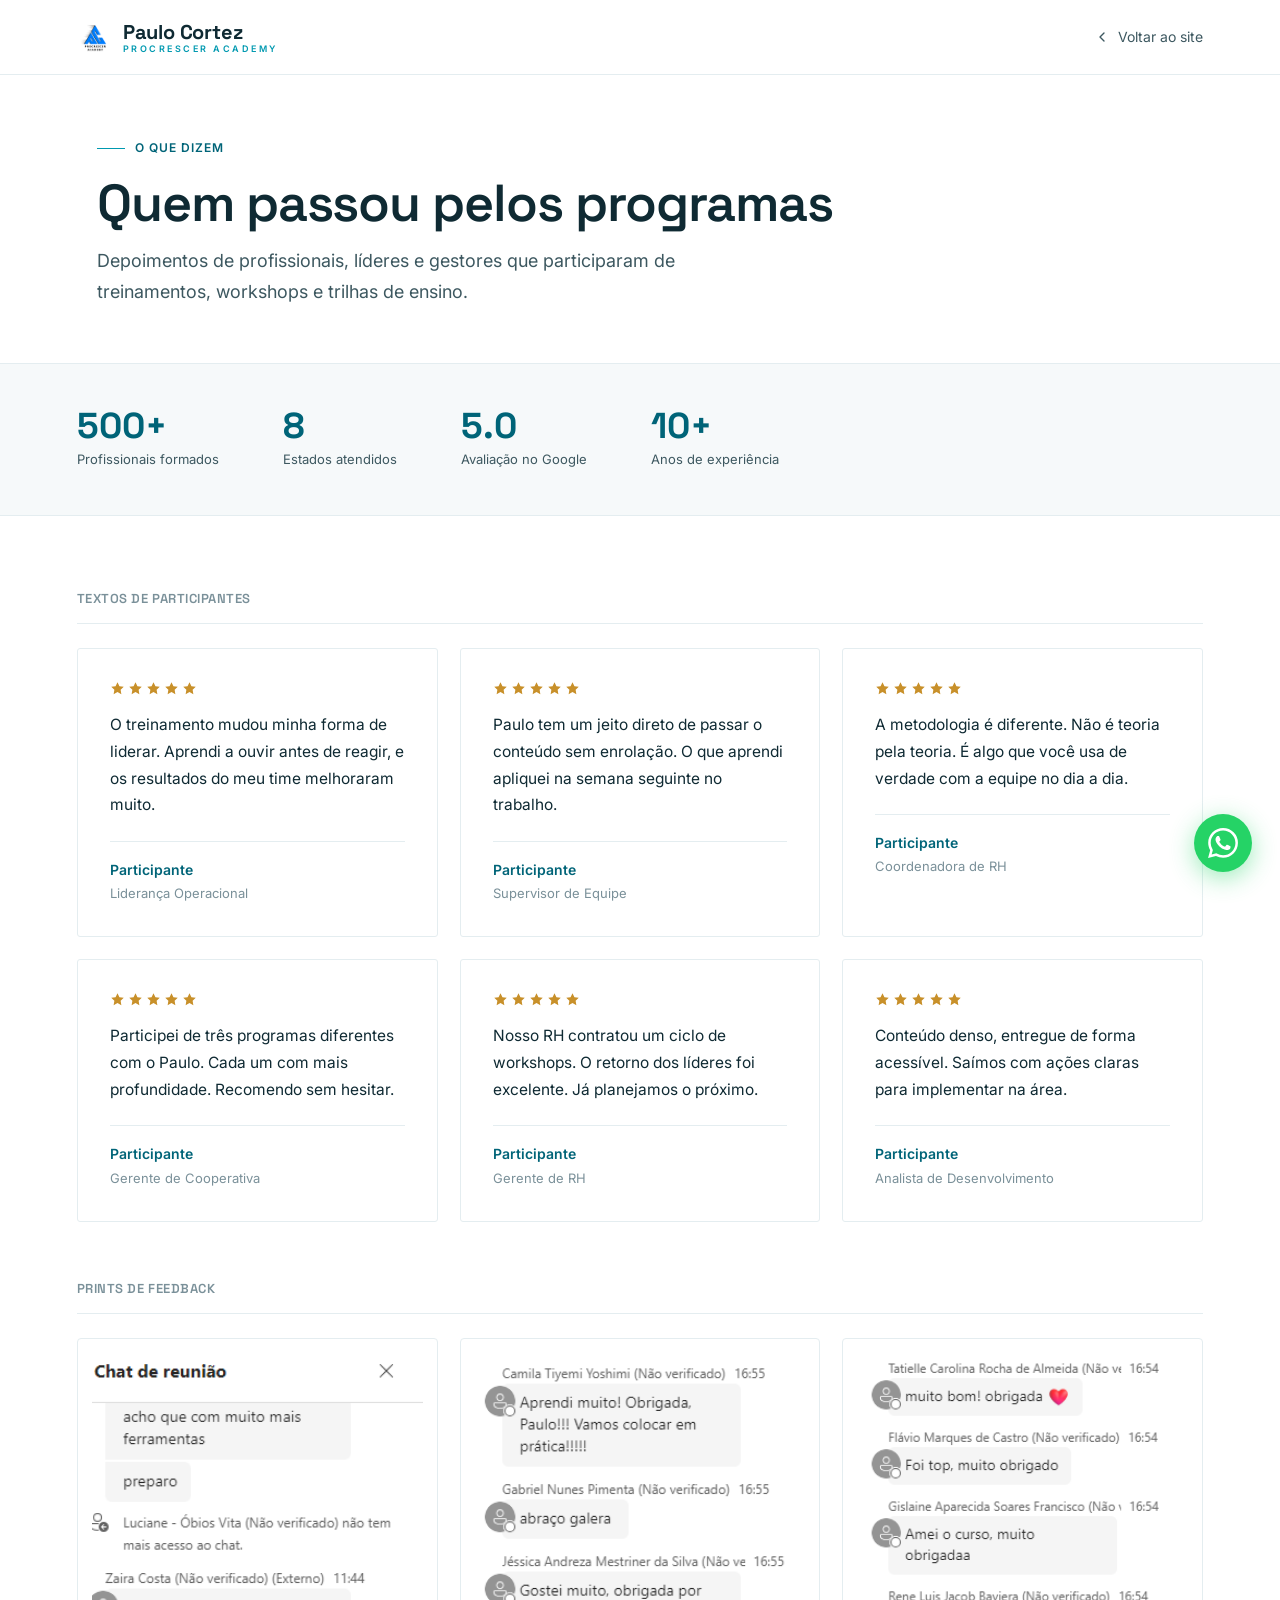
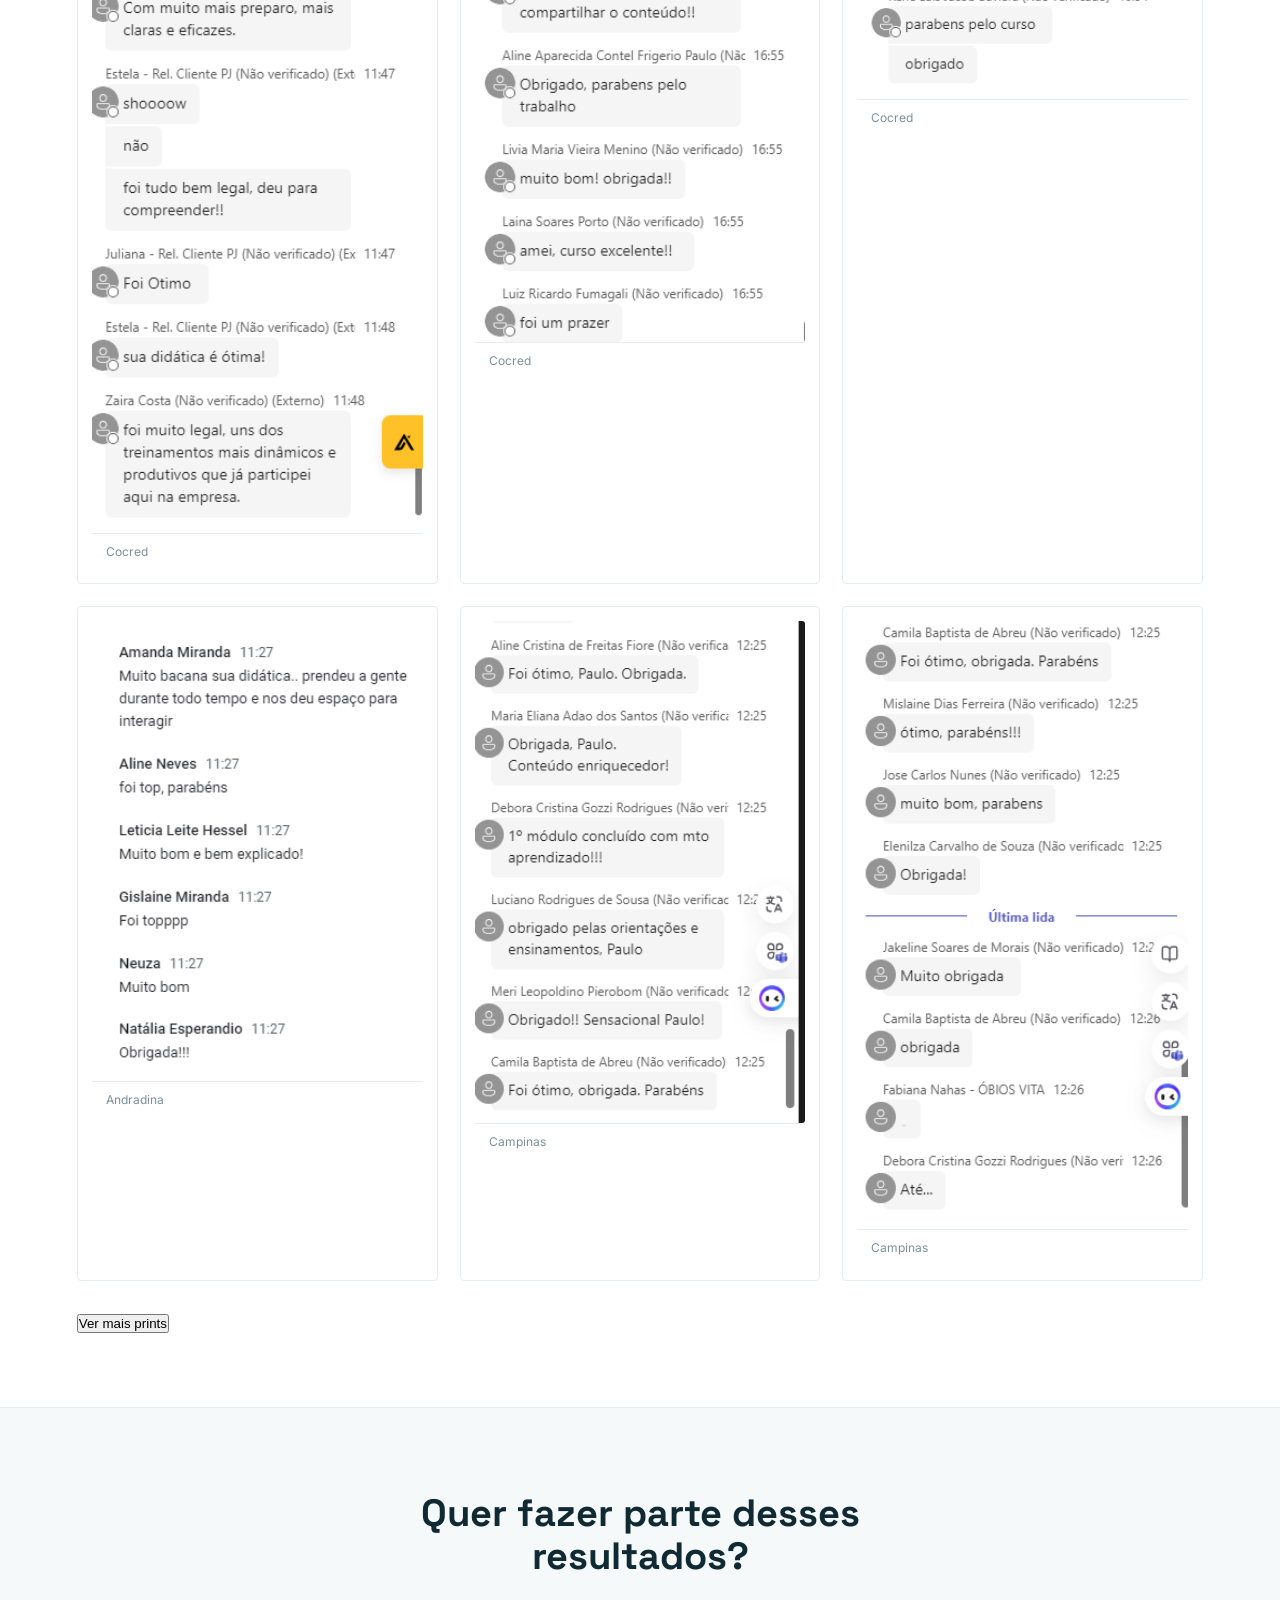
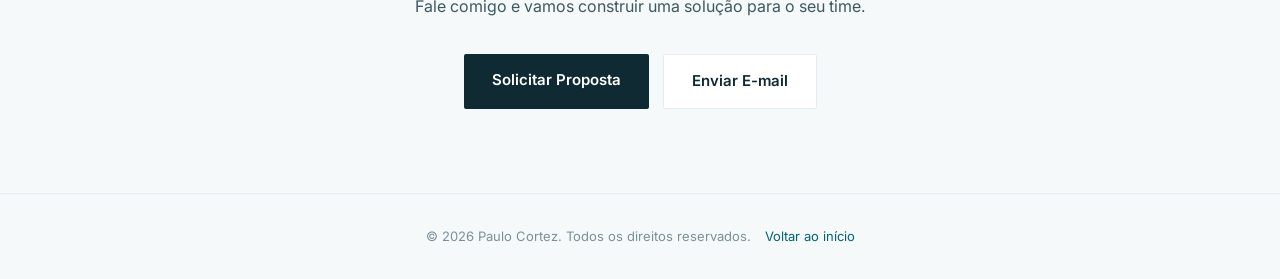
<file: depoimentos.html>
<!DOCTYPE html>
<html lang="pt-BR">
<head>
<meta charset="UTF-8">
<meta name="viewport" content="width=device-width, initial-scale=1.0">
<title>Depoimentos de Cooperativas e Empresas Atendidas | Paulo Cortez</title>
<meta name="description" content="Depoimentos reais de líderes, gestores e profissionais de cooperativas e empresas que participaram dos treinamentos e trilhas de liderança de Paulo Cortez.">
<link rel="preconnect" href="https://fonts.googleapis.com">
<link rel="preconnect" href="https://fonts.gstatic.com" crossorigin>
<link href="https://fonts.googleapis.com/css2?family=Space+Grotesk:wght@500;600;700&family=Inter:wght@400;500;600;700&display=swap" rel="stylesheet">
<style>
*,*::before,*::after{box-sizing:border-box;margin:0;padding:0}
:root{
  --ink:#0F2A33;--ink-soft:#3D5860;--ink-light:#7A9099;
  --teal:#0099B0;--teal-deep:#006478;--teal-dark:#013D49;
  --paper:#FFFFFF;--paper-warm:#F6F9FA;--paper-edge:#E4EDF0;--gold:#C8902A;
}
html{scroll-behavior:smooth}
body{font-family:'Inter',sans-serif;background:var(--paper);color:var(--ink);line-height:1.65;font-size:16px;-webkit-font-smoothing:antialiased}
a{color:inherit;text-decoration:none}
img{max-width:100%;display:block}
header{position:fixed;top:0;left:0;right:0;z-index:100;background:rgba(255,255,255,0.92);backdrop-filter:blur(12px);border-bottom:1px solid var(--paper-edge);padding:0 6%}
.header-inner{display:flex;align-items:center;justify-content:space-between;height:74px;max-width:1240px;margin:0 auto}
.logo{display:flex;flex-direction:row;align-items:center;gap:10px;line-height:1.1}
.logo-img{width:36px;height:36px;object-fit:contain;flex-shrink:0}
.logo-txt{display:flex;flex-direction:column}
.logo-name{font-family:'Space Grotesk',sans-serif;font-weight:700;font-size:20px;color:var(--ink);letter-spacing:-.01em}
.logo-sub{font-size:9px;font-weight:600;letter-spacing:2.5px;text-transform:uppercase;color:var(--teal);margin-top:1px}
.back{font-size:14px;color:var(--ink-soft);display:flex;align-items:center;gap:8px;transition:color .2s}
.back:hover{color:var(--teal-deep)}
.back svg{width:16px;height:16px;stroke:currentColor;fill:none;stroke-width:2;stroke-linecap:round;stroke-linejoin:round}
.hero{padding:130px 6% 56px;max-width:1240px;margin:0 auto}
.eyebrow{display:inline-flex;align-items:center;gap:10px;font-size:12px;font-weight:600;letter-spacing:1px;text-transform:uppercase;color:var(--teal-deep);margin-bottom:18px}
.eyebrow::before{content:'';width:28px;height:1.5px;background:var(--teal)}
.title{font-family:'Space Grotesk',sans-serif;font-size:clamp(32px,4.6vw,52px);font-weight:600;line-height:1.04;letter-spacing:-.02em;margin-bottom:16px;color:var(--ink)}
.lead{font-size:18px;color:var(--ink-soft);line-height:1.7;max-width:600px}
.statbar{background:var(--paper-warm);border-top:1px solid var(--paper-edge);border-bottom:1px solid var(--paper-edge);padding:44px 6%}
.statbar-in{max-width:1240px;margin:0 auto;display:flex;gap:64px;flex-wrap:wrap}
.sb-num{font-family:'Space Grotesk',sans-serif;font-size:36px;font-weight:700;color:var(--teal-deep);line-height:1}
.sb-label{font-size:13px;color:var(--ink-soft);margin-top:5px}
.section{padding:72px 6%}
.sec{max-width:1240px;margin:0 auto}
.block-label{font-family:'Space Grotesk',sans-serif;font-size:13px;font-weight:600;color:var(--ink-light);letter-spacing:.04em;text-transform:uppercase;margin-bottom:24px;padding-bottom:14px;border-bottom:1px solid var(--paper-edge)}
.grid{display:grid;grid-template-columns:repeat(auto-fill,minmax(320px,1fr));gap:22px}
.card{background:#fff;border:1px solid var(--paper-edge);border-radius:3px;padding:32px;transition:box-shadow .25s,transform .25s}
.card:hover{box-shadow:0 16px 48px rgba(15,42,51,.08);transform:translateY(-3px)}
.stars{display:flex;gap:3px;margin-bottom:16px}
.stars svg{width:15px;height:15px;fill:var(--gold)}
.text{font-size:15.5px;color:var(--ink);line-height:1.72;margin-bottom:22px}
.div{border:none;border-top:1px solid var(--paper-edge);margin-bottom:16px}
.by{font-size:14px;font-weight:600;color:var(--teal-deep)}
.role{font-size:13px;color:var(--ink-light);margin-top:2px}
.prints-note{font-size:14px;color:var(--ink-light);margin-bottom:24px}
.print-card{padding:0;overflow:hidden;border-radius:4px}
.print-img{width:100%;height:auto;display:block;border-radius:3px}
.print-src{display:block;font-size:12px;color:var(--ink-light);padding:8px 14px;border-top:1px solid var(--paper-edge)}

.print-card{padding:14px}
.print-ph{width:100%;height:210px;background:var(--paper-warm);border:1px dashed var(--paper-edge);border-radius:3px;display:flex;align-items:center;justify-content:center;color:var(--ink-light);font-size:13px}
.cta{background:var(--paper-warm);border-top:1px solid var(--paper-edge);text-align:center;padding:84px 6%;position:relative}

.cta-in{max-width:640px;margin:0 auto;position:relative}
.cta h2{font-family:'Space Grotesk',sans-serif;font-size:clamp(26px,3.2vw,38px);font-weight:700;color:var(--ink);line-height:1.12;margin-bottom:16px}
.cta p{font-size:16px;color:var(--ink-soft);margin-bottom:34px}
.cta-acts{display:flex;gap:14px;justify-content:center;flex-wrap:wrap}
.b-light{background:var(--ink);color:#fff;font-weight:600;font-size:15px;padding:14px 28px;border-radius:2px;transition:background .25s}
.b-light:hover{background:var(--teal-deep)}
.b-ghost{border:1.5px solid var(--paper-edge);color:var(--ink);background:#fff;font-weight:600;font-size:15px;padding:14px 28px;border-radius:2px;transition:all .2s}
.b-ghost:hover{border-color:var(--teal);color:var(--teal-deep)}
footer{background:var(--paper-warm);border-top:1px solid var(--paper-edge);padding:32px 6%;text-align:center}
.foot-t{font-size:13px;color:var(--ink-light)}
.foot-t a{color:var(--teal-deep);margin-left:14px}
.wpp{position:fixed;bottom:28px;right:28px;z-index:200;width:58px;height:58px;background:#25D366;border-radius:50%;display:flex;align-items:center;justify-content:center;box-shadow:0 6px 24px rgba(37,211,102,.45);transition:transform .2s}
.wpp:hover{transform:scale(1.08)}
.wpp svg{width:30px;height:30px;fill:#fff}
@media(max-width:600px){.grid{grid-template-columns:1fr}.statbar-in{gap:36px}}
</style>
<link rel="canonical" href="https://www.paulocortez.com.br/depoimentos.html">
<meta property="og:type" content="website">
<meta property="og:title" content="Depoimentos de Cooperativas e Empresas Atendidas | Paulo Cortez">
<meta property="og:description" content="Depoimentos reais de líderes, gestores e profissionais de cooperativas e empresas que participaram dos treinamentos e trilhas de liderança de Paulo Cortez.">
<meta property="og:url" content="https://www.paulocortez.com.br/depoimentos.html">
<meta property="og:locale" content="pt_BR">
<script type="application/ld+json">
{
  "@context": "https://schema.org",
  "@type": "ProfessionalService",
  "name": "ProCrescer Academy",
  "url": "https://www.paulocortez.com.br/",
  "aggregateRating": {
    "@type": "AggregateRating",
    "ratingValue": "5.0",
    "bestRating": "5",
    "ratingCount": "6"
  },
  "review": [
    {
      "@type": "Review",
      "reviewRating": { "@type": "Rating", "ratingValue": "5", "bestRating": "5" },
      "author": { "@type": "Person", "name": "Liderança Operacional" },
      "reviewBody": "O treinamento mudou minha forma de liderar. Aprendi a ouvir antes de reagir, e os resultados do meu time melhoraram muito."
    },
    {
      "@type": "Review",
      "reviewRating": { "@type": "Rating", "ratingValue": "5", "bestRating": "5" },
      "author": { "@type": "Person", "name": "Supervisor de Equipe" },
      "reviewBody": "Paulo tem um jeito direto de passar o conteúdo sem enrolação. O que aprendi apliquei na semana seguinte no trabalho."
    },
    {
      "@type": "Review",
      "reviewRating": { "@type": "Rating", "ratingValue": "5", "bestRating": "5" },
      "author": { "@type": "Person", "name": "Coordenadora de RH" },
      "reviewBody": "A metodologia é diferente. Não é teoria pela teoria. É algo que você usa de verdade com a equipe no dia a dia."
    },
    {
      "@type": "Review",
      "reviewRating": { "@type": "Rating", "ratingValue": "5", "bestRating": "5" },
      "author": { "@type": "Person", "name": "Gerente de Cooperativa" },
      "reviewBody": "Participei de três programas diferentes com o Paulo. Cada um com mais profundidade. Recomendo sem hesitar."
    },
    {
      "@type": "Review",
      "reviewRating": { "@type": "Rating", "ratingValue": "5", "bestRating": "5" },
      "author": { "@type": "Person", "name": "Gerente de RH" },
      "reviewBody": "Nosso RH contratou um ciclo de workshops. O retorno dos líderes foi excelente. Já planejamos o próximo."
    },
    {
      "@type": "Review",
      "reviewRating": { "@type": "Rating", "ratingValue": "5", "bestRating": "5" },
      "author": { "@type": "Person", "name": "Analista de Desenvolvimento" },
      "reviewBody": "Conteúdo denso, entregue de forma acessível. Saímos com ações claras para implementar na área."
    }
  ]
}
</script>
</head>
<body>

<header>
  <div class="header-inner">
    <a href="index.html" class="logo">
      <img loading="lazy" decoding="async" src="assets/logo.png" alt="ProCrescer Academy" class="logo-img">
      <span class="logo-txt">
        <span class="logo-name">Paulo Cortez</span>
        <span class="logo-sub">ProCrescer Academy</span>
      </span>
    </a>
    <a href="index.html" class="back"><svg viewBox="0 0 24 24"><polyline points="15 18 9 12 15 6"/></svg>Voltar ao site</a>
  </div>
</header>

<div class="hero">
  <span class="eyebrow">O que dizem</span>
  <h1 class="title">Quem passou pelos programas</h1>
  <p class="lead">Depoimentos de profissionais, líderes e gestores que participaram de treinamentos, workshops e trilhas de ensino.</p>
</div>

<div class="statbar">
  <div class="statbar-in">
    <div><div class="sb-num">500+</div><div class="sb-label">Profissionais formados</div></div>
    <div><div class="sb-num">8</div><div class="sb-label">Estados atendidos</div></div>
    <div><div class="sb-num">5.0</div><div class="sb-label">Avaliação no Google</div></div>
    <div><div class="sb-num">10+</div><div class="sb-label">Anos de experiência</div></div>
  </div>
</div>

<section class="section">
  <div class="sec">
    <div class="block-label">Textos de participantes</div>
    <div class="grid">
      <div class="card"><div class="stars"><svg viewBox="0 0 24 24"><path d="M12 2l3.09 6.26L22 9.27l-5 4.87 1.18 6.88L12 17.77l-6.18 3.25L7 14.14 2 9.27l6.91-1.01L12 2z"/></svg><svg viewBox="0 0 24 24"><path d="M12 2l3.09 6.26L22 9.27l-5 4.87 1.18 6.88L12 17.77l-6.18 3.25L7 14.14 2 9.27l6.91-1.01L12 2z"/></svg><svg viewBox="0 0 24 24"><path d="M12 2l3.09 6.26L22 9.27l-5 4.87 1.18 6.88L12 17.77l-6.18 3.25L7 14.14 2 9.27l6.91-1.01L12 2z"/></svg><svg viewBox="0 0 24 24"><path d="M12 2l3.09 6.26L22 9.27l-5 4.87 1.18 6.88L12 17.77l-6.18 3.25L7 14.14 2 9.27l6.91-1.01L12 2z"/></svg><svg viewBox="0 0 24 24"><path d="M12 2l3.09 6.26L22 9.27l-5 4.87 1.18 6.88L12 17.77l-6.18 3.25L7 14.14 2 9.27l6.91-1.01L12 2z"/></svg></div><p class="text">O treinamento mudou minha forma de liderar. Aprendi a ouvir antes de reagir, e os resultados do meu time melhoraram muito.</p><hr class="div"><div class="by">Participante</div><div class="role">Liderança Operacional</div></div>
      <div class="card"><div class="stars"><svg viewBox="0 0 24 24"><path d="M12 2l3.09 6.26L22 9.27l-5 4.87 1.18 6.88L12 17.77l-6.18 3.25L7 14.14 2 9.27l6.91-1.01L12 2z"/></svg><svg viewBox="0 0 24 24"><path d="M12 2l3.09 6.26L22 9.27l-5 4.87 1.18 6.88L12 17.77l-6.18 3.25L7 14.14 2 9.27l6.91-1.01L12 2z"/></svg><svg viewBox="0 0 24 24"><path d="M12 2l3.09 6.26L22 9.27l-5 4.87 1.18 6.88L12 17.77l-6.18 3.25L7 14.14 2 9.27l6.91-1.01L12 2z"/></svg><svg viewBox="0 0 24 24"><path d="M12 2l3.09 6.26L22 9.27l-5 4.87 1.18 6.88L12 17.77l-6.18 3.25L7 14.14 2 9.27l6.91-1.01L12 2z"/></svg><svg viewBox="0 0 24 24"><path d="M12 2l3.09 6.26L22 9.27l-5 4.87 1.18 6.88L12 17.77l-6.18 3.25L7 14.14 2 9.27l6.91-1.01L12 2z"/></svg></div><p class="text">Paulo tem um jeito direto de passar o conteúdo sem enrolação. O que aprendi apliquei na semana seguinte no trabalho.</p><hr class="div"><div class="by">Participante</div><div class="role">Supervisor de Equipe</div></div>
      <div class="card"><div class="stars"><svg viewBox="0 0 24 24"><path d="M12 2l3.09 6.26L22 9.27l-5 4.87 1.18 6.88L12 17.77l-6.18 3.25L7 14.14 2 9.27l6.91-1.01L12 2z"/></svg><svg viewBox="0 0 24 24"><path d="M12 2l3.09 6.26L22 9.27l-5 4.87 1.18 6.88L12 17.77l-6.18 3.25L7 14.14 2 9.27l6.91-1.01L12 2z"/></svg><svg viewBox="0 0 24 24"><path d="M12 2l3.09 6.26L22 9.27l-5 4.87 1.18 6.88L12 17.77l-6.18 3.25L7 14.14 2 9.27l6.91-1.01L12 2z"/></svg><svg viewBox="0 0 24 24"><path d="M12 2l3.09 6.26L22 9.27l-5 4.87 1.18 6.88L12 17.77l-6.18 3.25L7 14.14 2 9.27l6.91-1.01L12 2z"/></svg><svg viewBox="0 0 24 24"><path d="M12 2l3.09 6.26L22 9.27l-5 4.87 1.18 6.88L12 17.77l-6.18 3.25L7 14.14 2 9.27l6.91-1.01L12 2z"/></svg></div><p class="text">A metodologia é diferente. Não é teoria pela teoria. É algo que você usa de verdade com a equipe no dia a dia.</p><hr class="div"><div class="by">Participante</div><div class="role">Coordenadora de RH</div></div>
      <div class="card"><div class="stars"><svg viewBox="0 0 24 24"><path d="M12 2l3.09 6.26L22 9.27l-5 4.87 1.18 6.88L12 17.77l-6.18 3.25L7 14.14 2 9.27l6.91-1.01L12 2z"/></svg><svg viewBox="0 0 24 24"><path d="M12 2l3.09 6.26L22 9.27l-5 4.87 1.18 6.88L12 17.77l-6.18 3.25L7 14.14 2 9.27l6.91-1.01L12 2z"/></svg><svg viewBox="0 0 24 24"><path d="M12 2l3.09 6.26L22 9.27l-5 4.87 1.18 6.88L12 17.77l-6.18 3.25L7 14.14 2 9.27l6.91-1.01L12 2z"/></svg><svg viewBox="0 0 24 24"><path d="M12 2l3.09 6.26L22 9.27l-5 4.87 1.18 6.88L12 17.77l-6.18 3.25L7 14.14 2 9.27l6.91-1.01L12 2z"/></svg><svg viewBox="0 0 24 24"><path d="M12 2l3.09 6.26L22 9.27l-5 4.87 1.18 6.88L12 17.77l-6.18 3.25L7 14.14 2 9.27l6.91-1.01L12 2z"/></svg></div><p class="text">Participei de três programas diferentes com o Paulo. Cada um com mais profundidade. Recomendo sem hesitar.</p><hr class="div"><div class="by">Participante</div><div class="role">Gerente de Cooperativa</div></div>
      <div class="card"><div class="stars"><svg viewBox="0 0 24 24"><path d="M12 2l3.09 6.26L22 9.27l-5 4.87 1.18 6.88L12 17.77l-6.18 3.25L7 14.14 2 9.27l6.91-1.01L12 2z"/></svg><svg viewBox="0 0 24 24"><path d="M12 2l3.09 6.26L22 9.27l-5 4.87 1.18 6.88L12 17.77l-6.18 3.25L7 14.14 2 9.27l6.91-1.01L12 2z"/></svg><svg viewBox="0 0 24 24"><path d="M12 2l3.09 6.26L22 9.27l-5 4.87 1.18 6.88L12 17.77l-6.18 3.25L7 14.14 2 9.27l6.91-1.01L12 2z"/></svg><svg viewBox="0 0 24 24"><path d="M12 2l3.09 6.26L22 9.27l-5 4.87 1.18 6.88L12 17.77l-6.18 3.25L7 14.14 2 9.27l6.91-1.01L12 2z"/></svg><svg viewBox="0 0 24 24"><path d="M12 2l3.09 6.26L22 9.27l-5 4.87 1.18 6.88L12 17.77l-6.18 3.25L7 14.14 2 9.27l6.91-1.01L12 2z"/></svg></div><p class="text">Nosso RH contratou um ciclo de workshops. O retorno dos líderes foi excelente. Já planejamos o próximo.</p><hr class="div"><div class="by">Participante</div><div class="role">Gerente de RH</div></div>
      <div class="card"><div class="stars"><svg viewBox="0 0 24 24"><path d="M12 2l3.09 6.26L22 9.27l-5 4.87 1.18 6.88L12 17.77l-6.18 3.25L7 14.14 2 9.27l6.91-1.01L12 2z"/></svg><svg viewBox="0 0 24 24"><path d="M12 2l3.09 6.26L22 9.27l-5 4.87 1.18 6.88L12 17.77l-6.18 3.25L7 14.14 2 9.27l6.91-1.01L12 2z"/></svg><svg viewBox="0 0 24 24"><path d="M12 2l3.09 6.26L22 9.27l-5 4.87 1.18 6.88L12 17.77l-6.18 3.25L7 14.14 2 9.27l6.91-1.01L12 2z"/></svg><svg viewBox="0 0 24 24"><path d="M12 2l3.09 6.26L22 9.27l-5 4.87 1.18 6.88L12 17.77l-6.18 3.25L7 14.14 2 9.27l6.91-1.01L12 2z"/></svg><svg viewBox="0 0 24 24"><path d="M12 2l3.09 6.26L22 9.27l-5 4.87 1.18 6.88L12 17.77l-6.18 3.25L7 14.14 2 9.27l6.91-1.01L12 2z"/></svg></div><p class="text">Conteúdo denso, entregue de forma acessível. Saímos com ações claras para implementar na área.</p><hr class="div"><div class="by">Participante</div><div class="role">Analista de Desenvolvimento</div></div>
    </div>

        <div class="block-label" style="margin-top:56px">Prints de feedback</div>
    <div class="grid" id="prints-grid">
      <div class="card print-card">
        <img src="assets/prints/Feedback.PNG" alt="Feedback de participante - Cocred" class="print-img" loading="lazy" />
        <span class="print-src">Cocred</span>
      </div>
      <div class="card print-card">
        <img src="assets/prints/Feedback_Cocred.PNG" alt="Feedback de participante - Cocred" class="print-img" loading="lazy" />
        <span class="print-src">Cocred</span>
      </div>
      <div class="card print-card">
        <img src="assets/prints/Feedback_Cocred2.PNG" alt="Feedback de participante - Cocred" class="print-img" loading="lazy" />
        <span class="print-src">Cocred</span>
      </div>
      <div class="card print-card">
        <img src="assets/prints/Feedback_Andradina.PNG" alt="Feedback de participante - Andradina" class="print-img" loading="lazy" />
        <span class="print-src">Andradina</span>
      </div>
      <div class="card print-card">
        <img src="assets/prints/Feedback_Campinas.PNG" alt="Feedback de participante - Campinas" class="print-img" loading="lazy" />
        <span class="print-src">Campinas</span>
      </div>
      <div class="card print-card">
        <img src="assets/prints/Feedback_Campinas2.PNG" alt="Feedback de participante - Campinas" class="print-img" loading="lazy" />
        <span class="print-src">Campinas</span>
      </div>
    </div>
    <div class="grid" id="prints-extra" style="margin-top:18px;display:none">
      <div class="card print-card">
        <img src="assets/prints/Feedback_Santos.PNG" alt="Feedback de participante - Santos" class="print-img" loading="lazy" />
        <span class="print-src">Santos</span>
      </div>
      <div class="card print-card">
        <img src="assets/prints/Feedback_Santos2.PNG" alt="Feedback de participante - Santos" class="print-img" loading="lazy" />
        <span class="print-src">Santos</span>
      </div>
      <div class="card print-card">
        <img src="assets/prints/Feedback_Santos3.PNG" alt="Feedback de participante - Santos" class="print-img" loading="lazy" />
        <span class="print-src">Santos</span>
      </div>
      <div class="card print-card">
        <img src="assets/prints/Feedback_Santos4.PNG" alt="Feedback de participante - Santos" class="print-img" loading="lazy" />
        <span class="print-src">Santos</span>
      </div>
      <div class="card print-card">
        <img src="assets/prints/Unimed_SJRP.PNG" alt="Feedback de participante - Unimed SJRP" class="print-img" loading="lazy" />
        <span class="print-src">Unimed SJRP</span>
      </div>
      <div class="card print-card">
        <img src="assets/prints/Coplana_Guariba.PNG" alt="Feedback de participante - Coplana Guariba" class="print-img" loading="lazy" />
        <span class="print-src">Coplana Guariba</span>
      </div>
      <div class="card print-card">
        <img src="assets/prints/depoimentos.PNG" alt="Feedback de participante" class="print-img" loading="lazy" />
        
      </div>
      <div class="card print-card">
        <img src="assets/prints/depoimentos_SJRP.PNG" alt="Feedback de participante - SJRP" class="print-img" loading="lazy" />
        <span class="print-src">SJRP</span>
      </div>
      <div class="card print-card">
        <img src="assets/prints/depoimentos_SJRP2.PNG" alt="Feedback de participante - SJRP" class="print-img" loading="lazy" />
        <span class="print-src">SJRP</span>
      </div>
      <div class="card print-card">
        <img src="assets/prints/depoimentos_SJRP3.PNG" alt="Feedback de participante - SJRP" class="print-img" loading="lazy" />
        <span class="print-src">SJRP</span>
      </div>
      <div class="card print-card">
        <img src="assets/prints/Feed2.PNG" alt="Feedback de participante" class="print-img" loading="lazy" />
        
      </div>
      <div class="card print-card">
        <img src="assets/prints/Feed3.PNG" alt="Feedback de participante" class="print-img" loading="lazy" />
        
      </div>
      <div class="card print-card">
        <img src="assets/prints/Feed_fiancas.PNG" alt="Feedback de participante" class="print-img" loading="lazy" />
        
      </div>
    </div>
    <div class="vermais" style="margin-top:28px">
      <button class="btn-vm" id="btnPrints" onclick="togglePrints()">Ver mais prints</button>
    </div>
</section>

<section class="cta">
  <div class="cta-in">
    <h2>Quer fazer parte desses resultados?</h2>
    <p>Fale comigo e vamos construir uma solução para o seu time.</p>
    <div class="cta-acts">
      <a href="proposta.html" class="b-light">Solicitar Proposta</a>
      <a href="mailto:opaulocortez@outlook.com?subject=Contato pelo site" class="b-ghost">Enviar E-mail</a>
    </div>
  </div>
</section>

<footer>
  <div class="foot-t">&copy; 2026 Paulo Cortez. Todos os direitos reservados.<a href="index.html">Voltar ao início</a></div>
</footer>

<a href="https://wa.me/5511920182998?text=Ola%20Paulo%2C%20vim%20pelo%20site." target="_blank" class="wpp" aria-label="WhatsApp"><svg viewBox="0 0 24 24" xmlns="http://www.w3.org/2000/svg"><path d="M17.472 14.382c-.297-.149-1.758-.867-2.03-.967-.273-.099-.471-.148-.67.15-.197.297-.767.966-.94 1.164-.173.199-.347.223-.644.075-.297-.15-1.255-.463-2.39-1.475-.883-.788-1.48-1.761-1.653-2.059-.173-.297-.018-.458.13-.606.134-.133.298-.347.446-.52.149-.174.198-.298.298-.497.099-.198.05-.371-.025-.52-.075-.149-.669-1.612-.916-2.207-.242-.579-.487-.5-.669-.51-.173-.008-.371-.01-.57-.01-.198 0-.52.074-.792.372-.272.297-1.04 1.016-1.04 2.479 0 1.462 1.065 2.875 1.213 3.074.149.198 2.096 3.2 5.077 4.487.709.306 1.262.489 1.694.625.712.227 1.36.195 1.871.118.571-.085 1.758-.719 2.006-1.413.248-.694.248-1.289.173-1.413-.074-.124-.272-.198-.57-.347m-5.421 7.403h-.004a9.87 9.87 0 0 1-5.031-1.378l-.361-.214-3.741.982.998-3.648-.235-.374a9.86 9.86 0 0 1-1.51-5.26c.001-5.45 4.436-9.884 9.888-9.884 2.64 0 5.122 1.03 6.988 2.898a9.825 9.825 0 0 1 2.893 6.994c-.003 5.45-4.437 9.884-9.885 9.884m8.413-18.297A11.815 11.815 0 0 0 12.05 0C5.495 0 .16 5.335.157 11.892c0 2.096.547 4.142 1.588 5.945L.057 24l6.305-1.654a11.882 11.882 0 0 0 5.683 1.448h.005c6.554 0 11.89-5.335 11.893-11.893a11.821 11.821 0 0 0-3.48-8.413z"/></svg></a>

<script>
function togglePrints(){
  var el=document.getElementById('prints-extra');
  var btn=document.getElementById('btnPrints');
  var hidden=el.style.display==='none';
  el.style.display=hidden?'grid':'none';
  btn.textContent=hidden?'Ver menos':'Ver mais prints';
}
</script>
</body>
</html>
</file>
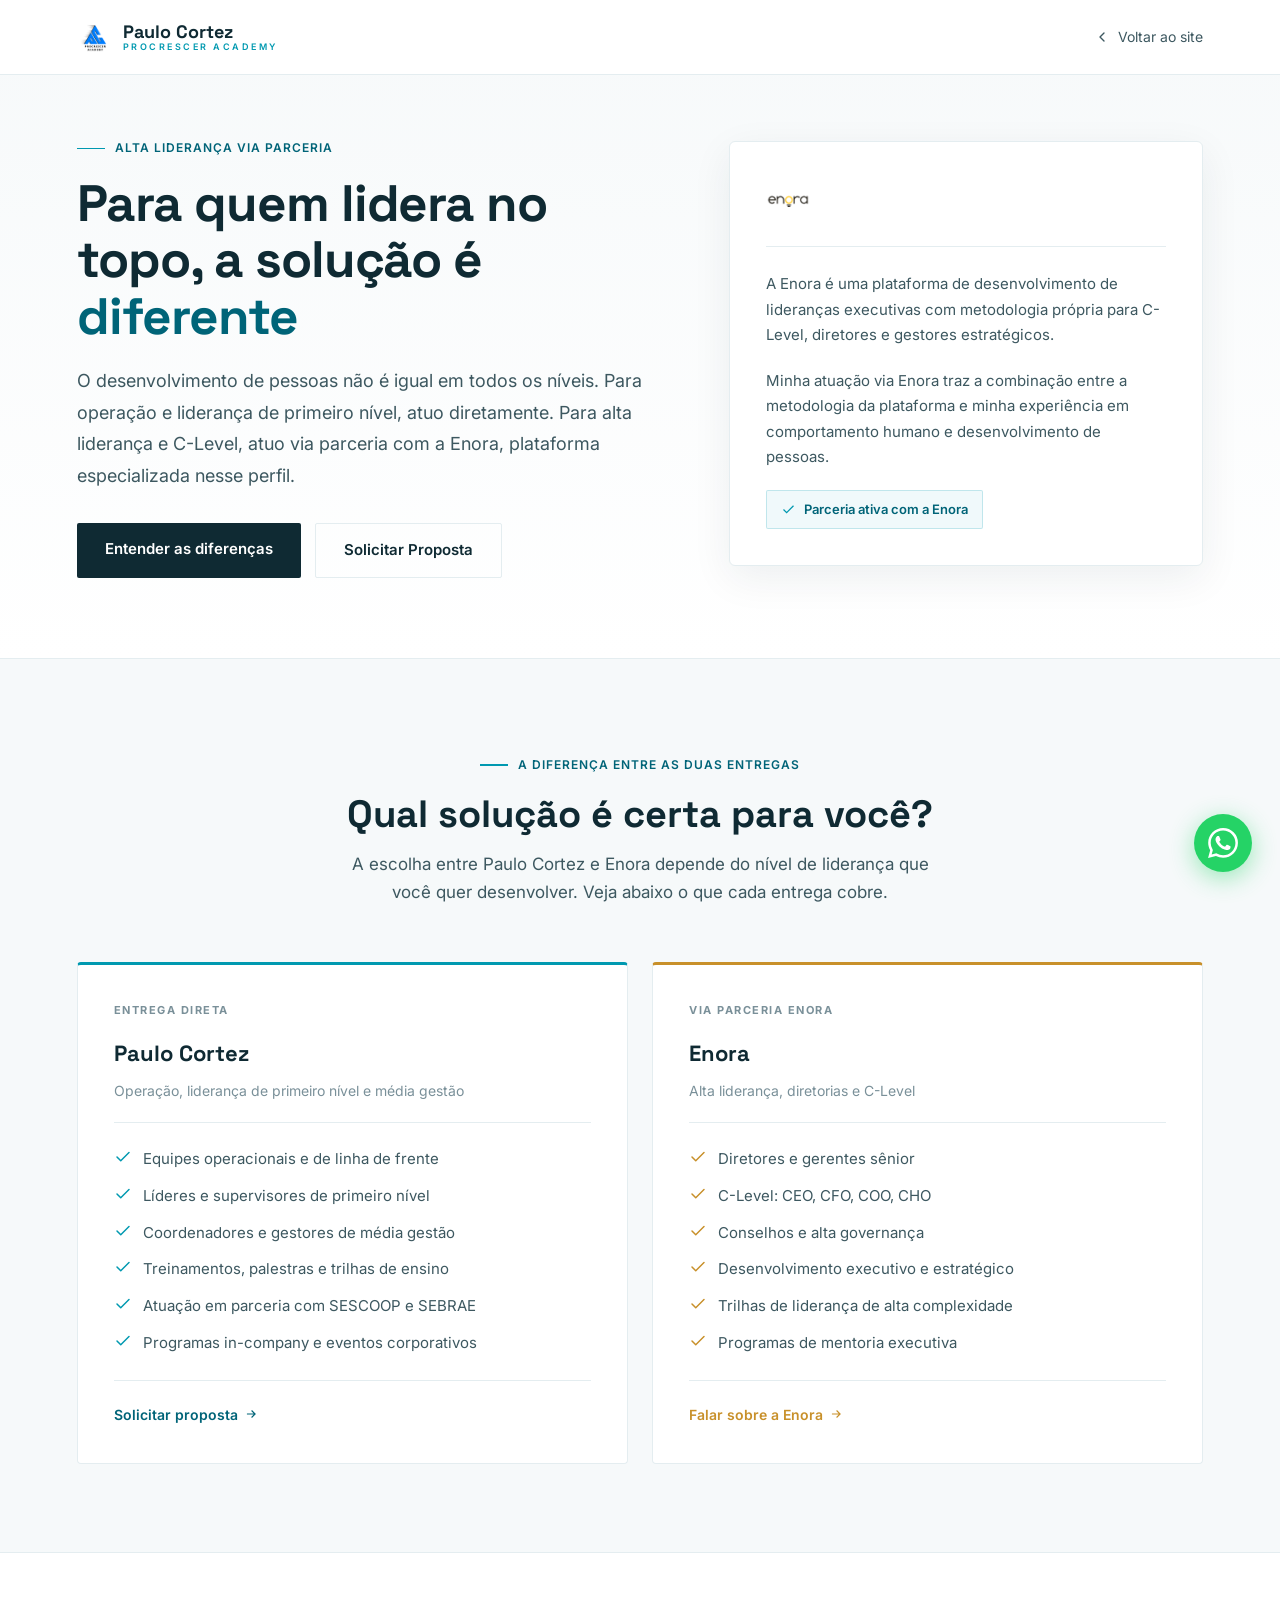
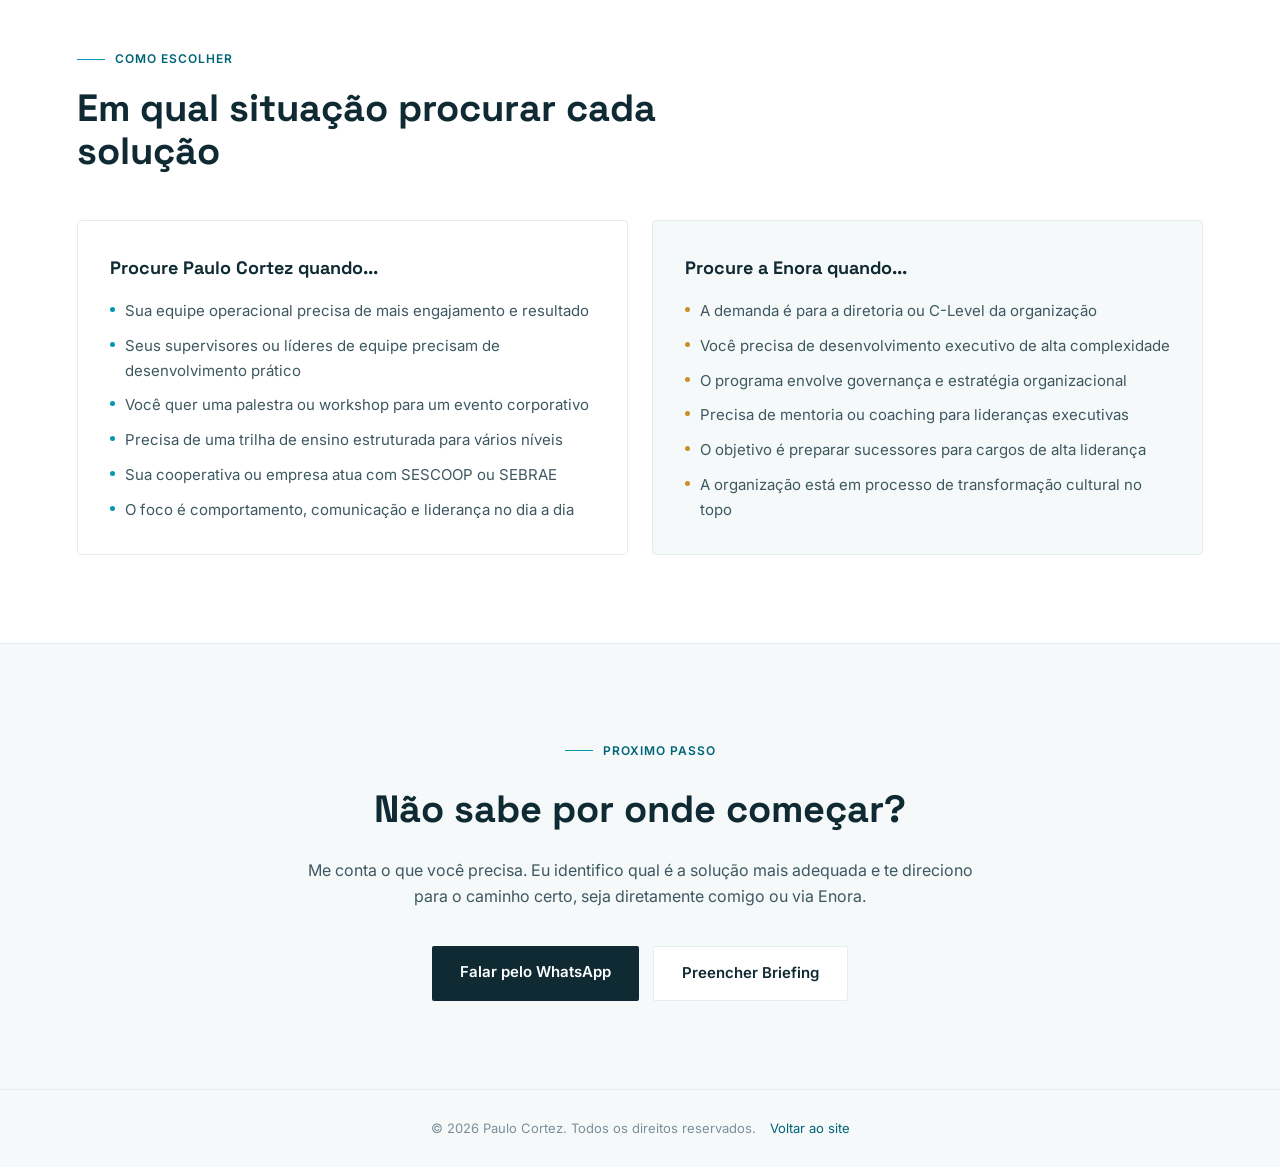
<file: enora.html>
<!DOCTYPE html>
<html lang="pt-BR">
<head>
<meta charset="UTF-8">
<meta name="viewport" content="width=device-width, initial-scale=1.0">
<title>Alta Liderança para Cooperativas via Enora | Paulo Cortez</title>
<meta name="description" content="Programas de desenvolvimento para alta liderança, diretoria e C-Level de cooperativas e empresas, em parceria com a plataforma Enora. Entenda qual solução é a certa.">
<link rel="preconnect" href="https://fonts.googleapis.com">
<link rel="preconnect" href="https://fonts.gstatic.com" crossorigin>
<link href="https://fonts.googleapis.com/css2?family=Space+Grotesk:wght@500;600;700&family=Inter:wght@400;500;600;700&display=swap" rel="stylesheet">
<style>
*,*::before,*::after{box-sizing:border-box;margin:0;padding:0}
:root{
  --ink:#0F2A33;--ink-soft:#3D5860;--ink-light:#7A9099;
  --teal:#0099B0;--teal-deep:#006478;--teal-dark:#013D49;
  --paper:#FFFFFF;--paper-warm:#F6F9FA;--paper-edge:#E4EDF0;--gold:#C8902A;
}
html{scroll-behavior:smooth}
body{font-family:'Inter',sans-serif;background:var(--paper);color:var(--ink);line-height:1.65;font-size:16px;-webkit-font-smoothing:antialiased}
a{color:inherit;text-decoration:none}
img{max-width:100%;display:block}

header{position:fixed;top:0;left:0;right:0;z-index:100;background:rgba(255,255,255,0.92);backdrop-filter:blur(12px);border-bottom:1px solid var(--paper-edge);padding:0 6%}
.header-inner{display:flex;align-items:center;justify-content:space-between;height:74px;max-width:1240px;margin:0 auto}
.logo{display:flex;flex-direction:row;align-items:center;gap:10px;line-height:1.1}
.logo-img{width:36px;height:36px;object-fit:contain;flex-shrink:0}
.logo-txt{display:flex;flex-direction:column}
.logo-name{font-family:'Space Grotesk',sans-serif;font-weight:700;font-size:18px;color:var(--ink)}
.logo-sub{font-size:9px;font-weight:600;letter-spacing:2.5px;text-transform:uppercase;color:var(--teal);margin-top:1px}
.back{font-size:14px;color:var(--ink-soft);display:flex;align-items:center;gap:8px;transition:color .2s}
.back:hover{color:var(--teal-deep)}
.back svg{width:16px;height:16px;stroke:currentColor;fill:none;stroke-width:2;stroke-linecap:round;stroke-linejoin:round}

/* HERO */
.hero{padding:130px 6% 80px;background:linear-gradient(180deg,var(--paper-warm) 0%,var(--paper) 100%)}
.hero-in{max-width:1240px;margin:0 auto;display:grid;grid-template-columns:1.1fr .9fr;gap:72px;align-items:center}
.eyebrow{display:inline-flex;align-items:center;gap:10px;font-size:12px;font-weight:600;letter-spacing:1px;text-transform:uppercase;color:var(--teal-deep);margin-bottom:18px}
.eyebrow::before{content:'';width:28px;height:1.5px;background:var(--teal)}
h1{font-family:'Space Grotesk',sans-serif;font-size:clamp(32px,4vw,52px);font-weight:700;line-height:1.1;letter-spacing:-.02em;margin-bottom:20px;color:var(--ink)}
h1 em{font-style:normal;color:var(--teal-deep)}
.lead{font-size:18px;color:var(--ink-soft);line-height:1.75;margin-bottom:32px}
.hero-actions{display:flex;gap:14px;flex-wrap:wrap}
.btn-primary{background:var(--ink);color:#fff;font-weight:600;font-size:15px;padding:14px 28px;border-radius:2px;border:none;cursor:pointer;font-family:'Inter',sans-serif;transition:background .25s;display:inline-block}
.btn-primary:hover{background:var(--teal-deep)}
.btn-sec{border:1.5px solid var(--paper-edge);color:var(--ink);font-weight:600;font-size:15px;padding:14px 28px;border-radius:2px;transition:all .2s;display:inline-block}
.btn-sec:hover{border-color:var(--teal);color:var(--teal-deep)}
.hero-enora-card{background:#fff;border:1px solid var(--paper-edge);border-radius:6px;padding:36px;box-shadow:0 12px 40px rgba(15,42,51,.07)}
.enora-logo-wrap{margin-bottom:24px;padding-bottom:24px;border-bottom:1px solid var(--paper-edge)}
.enora-logo{height:44px;object-fit:contain}
.enora-desc{font-size:15px;color:var(--ink-soft);line-height:1.7;margin-bottom:20px}
.enora-badge{display:inline-flex;align-items:center;gap:8px;background:rgba(0,153,176,.06);border:1px solid rgba(0,153,176,.2);border-radius:2px;padding:8px 14px;font-size:13px;font-weight:600;color:var(--teal-deep)}
.enora-badge svg{width:15px;height:15px;stroke:var(--teal);fill:none;stroke-width:2}

/* DIFERENCA */
.diferenca{padding:88px 6%;background:var(--paper-warm);border-top:1px solid var(--paper-edge);border-bottom:1px solid var(--paper-edge)}
.dif-in{max-width:1240px;margin:0 auto}
.dif-head{text-align:center;margin-bottom:56px}
.sec-title{font-family:'Space Grotesk',sans-serif;font-size:clamp(26px,3vw,38px);font-weight:700;line-height:1.12;color:var(--ink);margin-bottom:14px}
.sec-lead{font-size:17px;color:var(--ink-soft);max-width:600px;margin:0 auto}
.dif-grid{display:grid;grid-template-columns:1fr 1fr;gap:24px}
.dif-card{background:#fff;border:1px solid var(--paper-edge);border-radius:4px;padding:36px;position:relative}
.dif-card-pc{border-top:3px solid var(--teal)}
.dif-card-en{border-top:3px solid var(--gold)}
.dif-tag{font-size:11px;font-weight:700;letter-spacing:1.5px;text-transform:uppercase;color:var(--ink-light);margin-bottom:16px}
.dif-card h3{font-family:'Space Grotesk',sans-serif;font-size:22px;font-weight:700;color:var(--ink);margin-bottom:8px}
.dif-sub{font-size:14px;color:var(--ink-light);margin-bottom:24px;padding-bottom:20px;border-bottom:1px solid var(--paper-edge)}
.dif-items{list-style:none;display:flex;flex-direction:column;gap:12px}
.dif-items li{display:flex;align-items:flex-start;gap:11px;font-size:15px;color:var(--ink-soft)}
.dif-items svg{width:18px;height:18px;flex-shrink:0;margin-top:1px}
.dif-pc svg{stroke:var(--teal);fill:none;stroke-width:2;stroke-linecap:round;stroke-linejoin:round}
.dif-en svg{stroke:var(--gold);fill:none;stroke-width:2;stroke-linecap:round;stroke-linejoin:round}
.dif-cta{margin-top:24px;padding-top:20px;border-top:1px solid var(--paper-edge)}
.dif-cta a{font-size:14px;font-weight:600;color:var(--teal-deep);display:inline-flex;align-items:center;gap:6px;transition:gap .2s}
.dif-cta a:hover{gap:10px}
.dif-cta a svg{width:14px;height:14px;stroke:currentColor;fill:none;stroke-width:2}
.dif-cta-en a{color:var(--gold)}

/* QUANDO ESCOLHER */
.quando{padding:88px 6%}
.quando-in{max-width:1240px;margin:0 auto}
.quando-head{margin-bottom:48px;max-width:640px}
.quando-grid{display:grid;grid-template-columns:1fr 1fr;gap:24px}
.quando-card{border:1px solid var(--paper-edge);border-radius:4px;padding:32px}
.quando-card h4{font-family:'Space Grotesk',sans-serif;font-size:18px;font-weight:700;margin-bottom:16px;color:var(--ink)}
.quando-list{list-style:none;display:flex;flex-direction:column;gap:10px}
.quando-list li{font-size:15px;color:var(--ink-soft);display:flex;align-items:flex-start;gap:10px}
.quando-list li::before{content:'';width:5px;height:5px;border-radius:50%;background:var(--teal);flex-shrink:0;margin-top:8px}
.quando-card.enora-card .quando-list li::before{background:var(--gold)}
.quando-card.enora-card{background:var(--paper-warm)}

/* CTA FINAL */
.cta-final{background:var(--paper-warm);border-top:1px solid var(--paper-edge);padding:88px 6%;text-align:center;position:relative}

.cta-in{max-width:700px;margin:0 auto;position:relative}
.cta-final .eyebrow{justify-content:center}

.cta-final h2{font-family:'Space Grotesk',sans-serif;font-size:clamp(26px,3vw,38px);font-weight:700;color:var(--ink);margin-bottom:16px}
.cta-final p{font-size:16px;color:var(--ink-soft);margin-bottom:36px}
.cta-acts{display:flex;gap:14px;justify-content:center;flex-wrap:wrap}
.btn-light{background:var(--ink);color:#fff;font-weight:600;font-size:15px;padding:14px 28px;border-radius:2px;transition:background .25s;display:inline-block}
.btn-light:hover{background:var(--teal-deep)}
.btn-ghost{border:1.5px solid var(--paper-edge);color:var(--ink);background:#fff;font-weight:600;font-size:15px;padding:14px 28px;border-radius:2px;transition:all .2s;display:inline-block}
.btn-ghost:hover{border-color:var(--teal);color:var(--teal-deep)}

footer{background:var(--paper-warm);border-top:1px solid var(--paper-edge);padding:28px 6%;text-align:center}
.foot-t{font-size:13px;color:var(--ink-light)}
.foot-t a{color:var(--teal-deep);margin-left:14px}

.wpp{position:fixed;bottom:28px;right:28px;z-index:200;width:58px;height:58px;background:#25D366;border-radius:50%;display:flex;align-items:center;justify-content:center;box-shadow:0 6px 24px rgba(37,211,102,.45);transition:transform .2s}
.wpp:hover{transform:scale(1.08)}
.wpp svg{width:30px;height:30px;fill:#fff}

@media(max-width:860px){
  .hero-in,.dif-grid,.quando-grid{grid-template-columns:1fr;gap:32px}
  .hero-enora-card{order:-1}
}
</style>
<link rel="canonical" href="https://www.paulocortez.com.br/enora.html">
<meta property="og:type" content="website">
<meta property="og:title" content="Alta Liderança para Cooperativas via Enora | Paulo Cortez">
<meta property="og:description" content="Programas de desenvolvimento para alta liderança, diretoria e C-Level de cooperativas e empresas, em parceria com a plataforma Enora. Entenda qual solução é a certa.">
<meta property="og:url" content="https://www.paulocortez.com.br/enora.html">
<meta property="og:locale" content="pt_BR">
</head>
<body>

<header>
  <div class="header-inner">
    <a href="index.html" class="logo">
      <img loading="lazy" decoding="async" src="assets/logo.png" alt="ProCrescer Academy" class="logo-img">
      <span class="logo-txt">
        <span class="logo-name">Paulo Cortez</span>
        <span class="logo-sub">ProCrescer Academy</span>
      </span>
    </a>
    <a href="index.html" class="back"><svg viewBox="0 0 24 24"><polyline points="15 18 9 12 15 6"/></svg>Voltar ao site</a>
  </div>
</header>

<!-- HERO -->
<section class="hero">
  <div class="hero-in">
    <div>
      <span class="eyebrow">Alta Liderança via Parceria</span>
      <h1>Para quem lidera no topo, a solução é <em>diferente</em></h1>
      <p class="lead">O desenvolvimento de pessoas não é igual em todos os níveis. Para operação e liderança de primeiro nível, atuo diretamente. Para alta liderança e C-Level, atuo via parceria com a Enora, plataforma especializada nesse perfil.</p>
      <div class="hero-actions">
        <a href="#diferenca" class="btn-primary">Entender as diferenças</a>
        <a href="proposta.html" class="btn-sec">Solicitar Proposta</a>
      </div>
    </div>
    <div class="hero-enora-card">
      <div class="enora-logo-wrap">
        <img loading="lazy" decoding="async" src="assets/enora.png" alt="Enora" class="enora-logo">
      </div>
      <p class="enora-desc">A Enora é uma plataforma de desenvolvimento de lideranças executivas com metodologia própria para C-Level, diretores e gestores estratégicos.</p>
      <p class="enora-desc">Minha atuação via Enora traz a combinação entre a metodologia da plataforma e minha experiência em comportamento humano e desenvolvimento de pessoas.</p>
      <span class="enora-badge"><svg viewBox="0 0 24 24"><polyline points="20 6 9 17 4 12"/></svg>Parceria ativa com a Enora</span>
    </div>
  </div>
</section>

<!-- DIFERENCA -->
<section class="diferenca" id="diferenca">
  <div class="dif-in">
    <div class="dif-head">
      <span class="eyebrow">A diferença entre as duas entregas</span>
      <h2 class="sec-title">Qual solução é certa para você?</h2>
      <p class="sec-lead">A escolha entre Paulo Cortez e Enora depende do nível de liderança que você quer desenvolver. Veja abaixo o que cada entrega cobre.</p>
    </div>
    <div class="dif-grid">
      <div class="dif-card dif-card-pc">
        <div class="dif-tag">Entrega direta</div>
        <h3>Paulo Cortez</h3>
        <p class="dif-sub">Operação, liderança de primeiro nível e média gestão</p>
        <ul class="dif-items dif-pc">
          <li><svg viewBox="0 0 24 24"><polyline points="20 6 9 17 4 12"/></svg>Equipes operacionais e de linha de frente</li>
          <li><svg viewBox="0 0 24 24"><polyline points="20 6 9 17 4 12"/></svg>Líderes e supervisores de primeiro nível</li>
          <li><svg viewBox="0 0 24 24"><polyline points="20 6 9 17 4 12"/></svg>Coordenadores e gestores de média gestão</li>
          <li><svg viewBox="0 0 24 24"><polyline points="20 6 9 17 4 12"/></svg>Treinamentos, palestras e trilhas de ensino</li>
          <li><svg viewBox="0 0 24 24"><polyline points="20 6 9 17 4 12"/></svg>Atuação em parceria com SESCOOP e SEBRAE</li>
          <li><svg viewBox="0 0 24 24"><polyline points="20 6 9 17 4 12"/></svg>Programas in-company e eventos corporativos</li>
        </ul>
        <div class="dif-cta">
          <a href="proposta.html">Solicitar proposta <svg viewBox="0 0 24 24"><path d="M5 12h14M13 6l6 6-6 6"/></svg></a>
        </div>
      </div>
      <div class="dif-card dif-card-en">
        <div class="dif-tag">Via parceria Enora</div>
        <h3>Enora</h3>
        <p class="dif-sub">Alta liderança, diretorias e C-Level</p>
        <ul class="dif-items dif-en">
          <li><svg viewBox="0 0 24 24"><polyline points="20 6 9 17 4 12"/></svg>Diretores e gerentes sênior</li>
          <li><svg viewBox="0 0 24 24"><polyline points="20 6 9 17 4 12"/></svg>C-Level: CEO, CFO, COO, CHO</li>
          <li><svg viewBox="0 0 24 24"><polyline points="20 6 9 17 4 12"/></svg>Conselhos e alta governança</li>
          <li><svg viewBox="0 0 24 24"><polyline points="20 6 9 17 4 12"/></svg>Desenvolvimento executivo e estratégico</li>
          <li><svg viewBox="0 0 24 24"><polyline points="20 6 9 17 4 12"/></svg>Trilhas de liderança de alta complexidade</li>
          <li><svg viewBox="0 0 24 24"><polyline points="20 6 9 17 4 12"/></svg>Programas de mentoria executiva</li>
        </ul>
        <div class="dif-cta dif-cta-en">
          <a href="mailto:opaulocortez@outlook.com?subject=Alta Lideranca via Enora">Falar sobre a Enora <svg viewBox="0 0 24 24"><path d="M5 12h14M13 6l6 6-6 6"/></svg></a>
        </div>
      </div>
    </div>
  </div>
</section>

<!-- QUANDO ESCOLHER -->
<section class="quando">
  <div class="quando-in">
    <div class="quando-head">
      <span class="eyebrow">Como escolher</span>
      <h2 class="sec-title">Em qual situação procurar cada solução</h2>
    </div>
    <div class="quando-grid">
      <div class="quando-card">
        <h4>Procure Paulo Cortez quando...</h4>
        <ul class="quando-list">
          <li>Sua equipe operacional precisa de mais engajamento e resultado</li>
          <li>Seus supervisores ou líderes de equipe precisam de desenvolvimento prático</li>
          <li>Você quer uma palestra ou workshop para um evento corporativo</li>
          <li>Precisa de uma trilha de ensino estruturada para vários níveis</li>
          <li>Sua cooperativa ou empresa atua com SESCOOP ou SEBRAE</li>
          <li>O foco é comportamento, comunicação e liderança no dia a dia</li>
        </ul>
      </div>
      <div class="quando-card enora-card">
        <h4>Procure a Enora quando...</h4>
        <ul class="quando-list">
          <li>A demanda é para a diretoria ou C-Level da organização</li>
          <li>Você precisa de desenvolvimento executivo de alta complexidade</li>
          <li>O programa envolve governança e estratégia organizacional</li>
          <li>Precisa de mentoria ou coaching para lideranças executivas</li>
          <li>O objetivo é preparar sucessores para cargos de alta liderança</li>
          <li>A organização está em processo de transformação cultural no topo</li>
        </ul>
      </div>
    </div>
  </div>
</section>

<!-- CTA -->
<section class="cta-final">
  <div class="cta-in">
    <span class="eyebrow">Proximo passo</span>
    <h2>Não sabe por onde começar?</h2>
    <p>Me conta o que você precisa. Eu identifico qual é a solução mais adequada e te direciono para o caminho certo, seja diretamente comigo ou via Enora.</p>
    <div class="cta-acts">
      <a href="https://wa.me/5511920182998?text=Ola%20Paulo%2C%20quero%20entender%20qual%20solucao%20e%20mais%20adequada%20para%20minha%20organizacao." target="_blank" class="btn-light">Falar pelo WhatsApp</a>
      <a href="proposta.html" class="btn-ghost">Preencher Briefing</a>
    </div>
  </div>
</section>

<footer>
  <div class="foot-t">&copy; 2026 Paulo Cortez. Todos os direitos reservados.<a href="index.html">Voltar ao site</a></div>
</footer>

<a href="https://wa.me/5511920182998?text=Ola%20Paulo%2C%20vim%20pelo%20site." target="_blank" class="wpp" aria-label="WhatsApp">
  <svg viewBox="0 0 24 24" xmlns="http://www.w3.org/2000/svg"><path d="M17.472 14.382c-.297-.149-1.758-.867-2.03-.967-.273-.099-.471-.148-.67.15-.197.297-.767.966-.94 1.164-.173.199-.347.223-.644.075-.297-.15-1.255-.463-2.39-1.475-.883-.788-1.48-1.761-1.653-2.059-.173-.297-.018-.458.13-.606.134-.133.298-.347.446-.52.149-.174.198-.298.298-.497.099-.198.05-.371-.025-.52-.075-.149-.669-1.612-.916-2.207-.242-.579-.487-.5-.669-.51-.173-.008-.371-.01-.57-.01-.198 0-.52.074-.792.372-.272.297-1.04 1.016-1.04 2.479 0 1.462 1.065 2.875 1.213 3.074.149.198 2.096 3.2 5.077 4.487.709.306 1.262.489 1.694.625.712.227 1.36.195 1.871.118.571-.085 1.758-.719 2.006-1.413.248-.694.248-1.289.173-1.413-.074-.124-.272-.198-.57-.347m-5.421 7.403h-.004a9.87 9.87 0 0 1-5.031-1.378l-.361-.214-3.741.982.998-3.648-.235-.374a9.86 9.86 0 0 1-1.51-5.26c.001-5.45 4.436-9.884 9.888-9.884 2.64 0 5.122 1.03 6.988 2.898a9.825 9.825 0 0 1 2.893 6.994c-.003 5.45-4.437 9.884-9.885 9.884m8.413-18.297A11.815 11.815 0 0 0 12.05 0C5.495 0 .16 5.335.157 11.892c0 2.096.547 4.142 1.588 5.945L.057 24l6.305-1.654a11.882 11.882 0 0 0 5.683 1.448h.005c6.554 0 11.89-5.335 11.893-11.893a11.821 11.821 0 0 0-3.48-8.413z"/></svg>
</a>

</body>
</html>
</file>
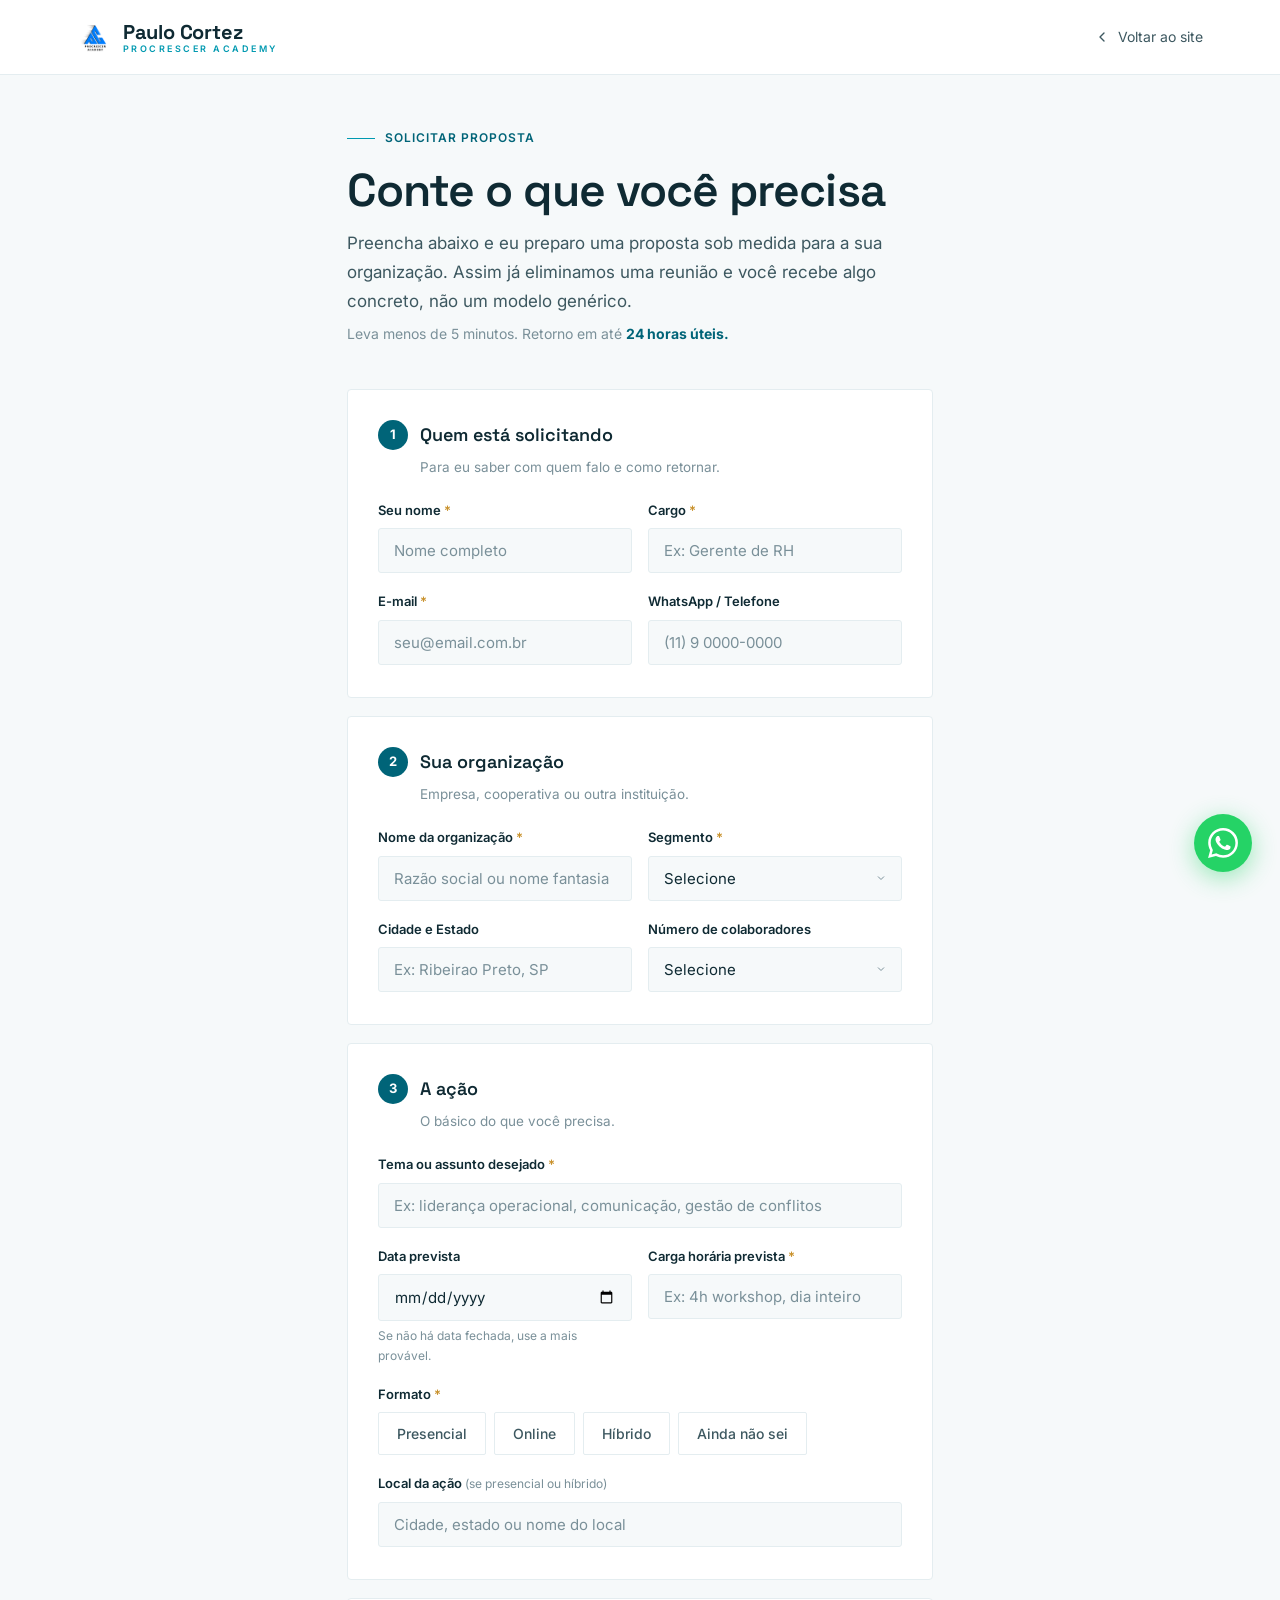
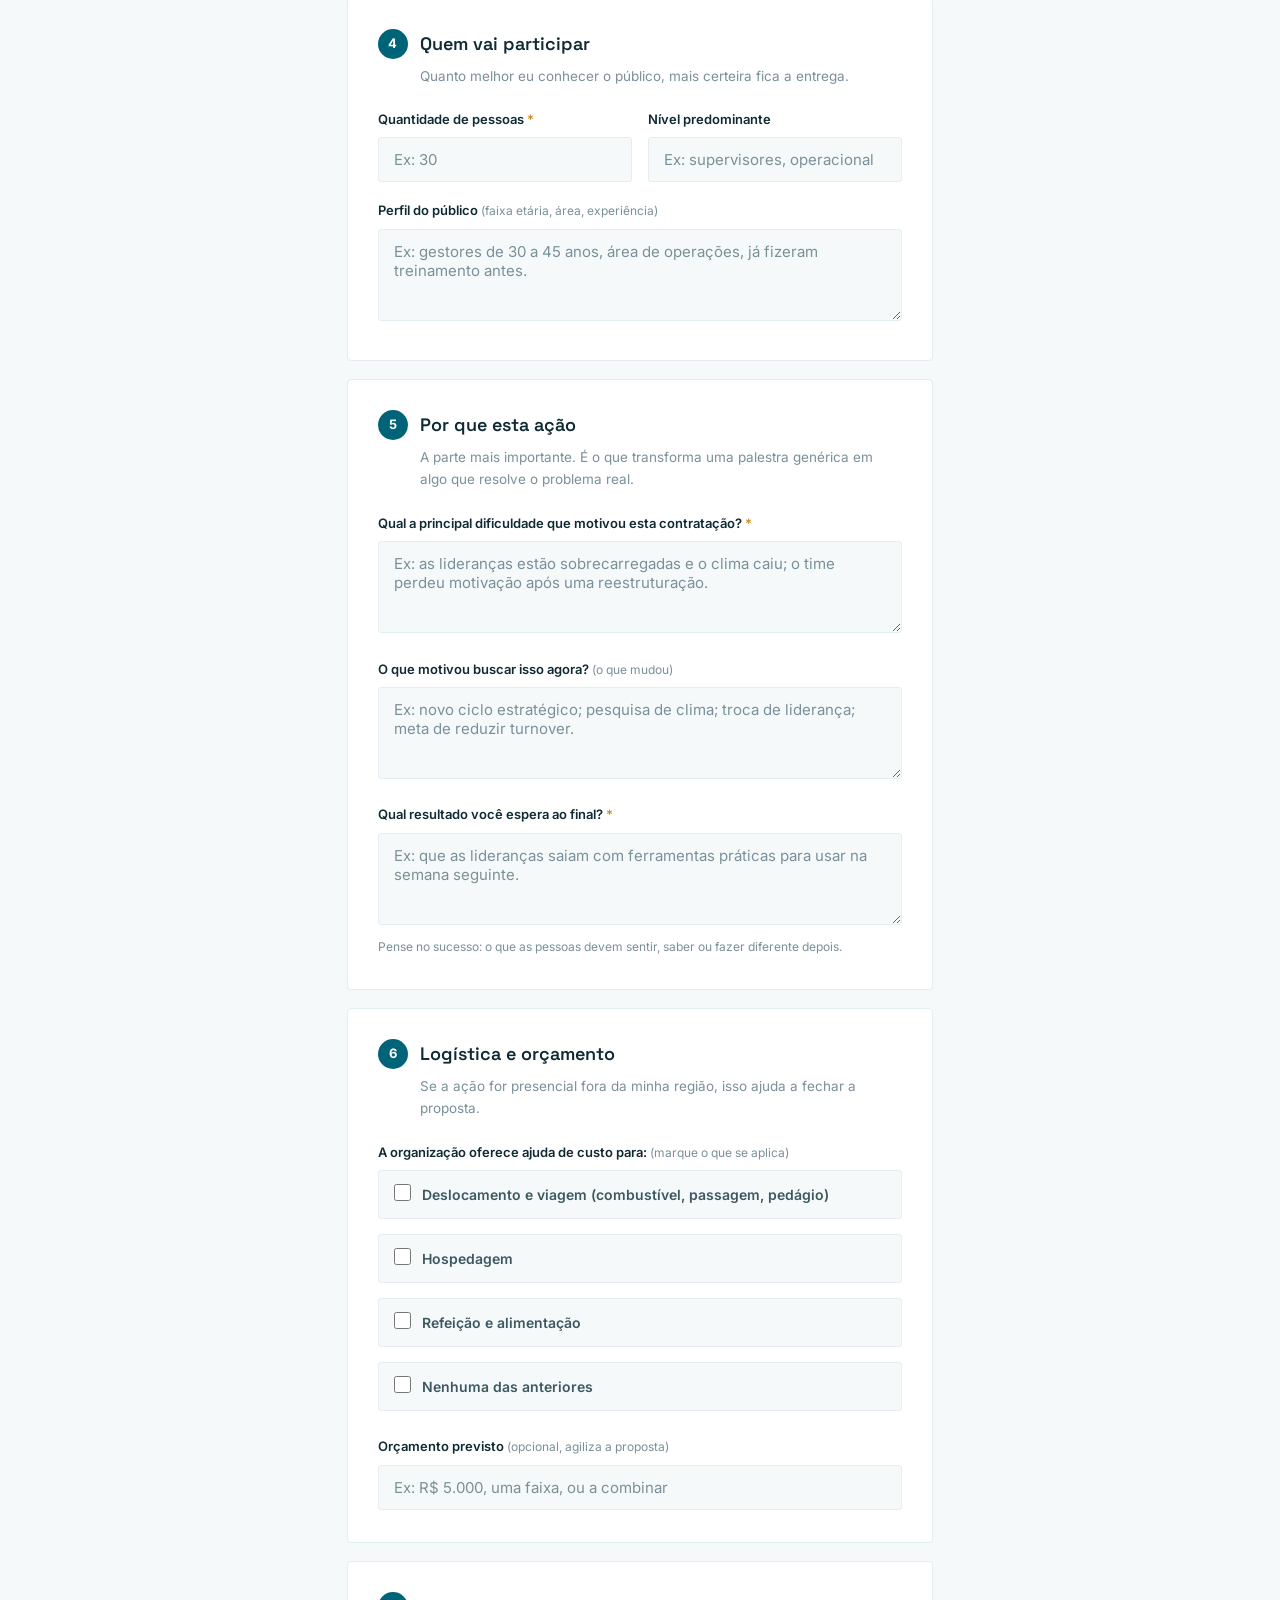
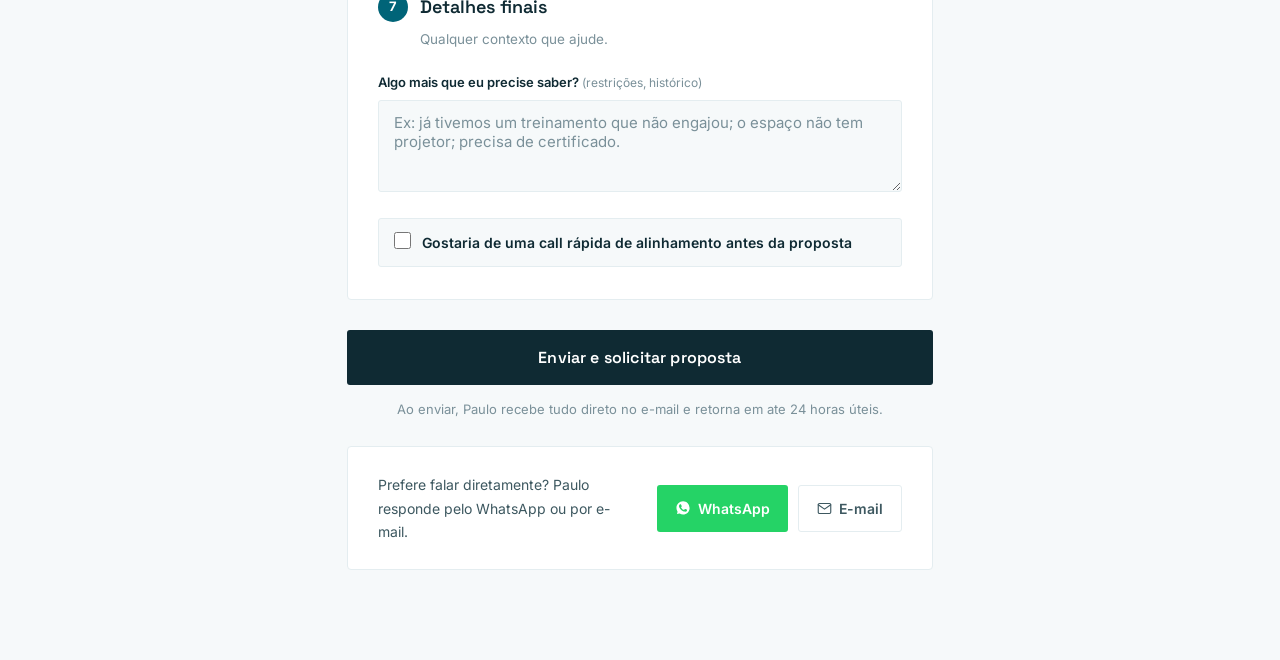
<file: proposta.html>
<!DOCTYPE html>
<html lang="pt-BR">
<head>
<meta charset="UTF-8">
<meta name="viewport" content="width=device-width, initial-scale=1.0">
<title>Solicitar Proposta de Treinamento para Cooperativas | Paulo Cortez</title>
<meta name="description" content="Preencha o briefing e receba uma proposta personalizada de treinamento, palestra ou trilha de liderança para sua cooperativa ou empresa. Retorno em até 24 horas úteis.">
<link rel="preconnect" href="https://fonts.googleapis.com">
<link rel="preconnect" href="https://fonts.gstatic.com" crossorigin>
<link href="https://fonts.googleapis.com/css2?family=Space+Grotesk:wght@500;600;700&family=Inter:wght@400;500;600;700&display=swap" rel="stylesheet">
<style>
*,*::before,*::after{box-sizing:border-box;margin:0;padding:0}
:root{
  --ink:#0F2A33;--ink-soft:#3D5860;--ink-light:#7A9099;
  --teal:#0099B0;--teal-deep:#006478;--teal-dark:#013D49;
  --paper:#FFFFFF;--paper-warm:#F6F9FA;--paper-edge:#E4EDF0;--gold:#C8902A;
}
html{scroll-behavior:smooth}
body{font-family:'Inter',sans-serif;background:var(--paper-warm);color:var(--ink);line-height:1.65;font-size:16px;-webkit-font-smoothing:antialiased}
a{color:inherit;text-decoration:none}
header{position:fixed;top:0;left:0;right:0;z-index:100;background:rgba(255,255,255,0.92);backdrop-filter:blur(12px);border-bottom:1px solid var(--paper-edge);padding:0 6%}
.header-inner{display:flex;align-items:center;justify-content:space-between;height:74px;max-width:1240px;margin:0 auto}
.logo{display:flex;flex-direction:row;align-items:center;gap:10px;line-height:1.1}
.logo-img{width:36px;height:36px;object-fit:contain;flex-shrink:0}
.logo-txt{display:flex;flex-direction:column}
.logo-name{font-family:'Space Grotesk',sans-serif;font-weight:700;font-size:20px;color:var(--ink);letter-spacing:-.01em}
.logo-sub{font-size:9px;font-weight:600;letter-spacing:2.5px;text-transform:uppercase;color:var(--teal);margin-top:1px}
.back{font-size:14px;color:var(--ink-soft);display:flex;align-items:center;gap:8px;transition:color .2s}
.back:hover{color:var(--teal-deep)}
.back svg{width:16px;height:16px;stroke:currentColor;fill:none;stroke-width:2;stroke-linecap:round;stroke-linejoin:round}
.wrap{max-width:740px;margin:0 auto;padding:120px 6% 90px}
.eyebrow{display:inline-flex;align-items:center;gap:10px;font-size:12px;font-weight:600;letter-spacing:1px;text-transform:uppercase;color:var(--teal-deep);margin-bottom:18px}
.eyebrow::before{content:'';width:28px;height:1.5px;background:var(--teal)}
.title{font-family:'Space Grotesk',sans-serif;font-size:clamp(30px,4.4vw,46px);font-weight:600;line-height:1.06;letter-spacing:-.02em;margin-bottom:14px;color:var(--ink)}
.lead{font-size:17px;color:var(--ink-soft);line-height:1.7;margin-bottom:6px}
.meta{font-size:14px;color:var(--ink-light);margin-bottom:44px}
.meta strong{color:var(--teal-deep)}
.bloco{background:#fff;border:1px solid var(--paper-edge);border-radius:4px;padding:30px 30px 14px;margin-bottom:18px}
.bloco-t{font-family:'Space Grotesk',sans-serif;font-size:18px;font-weight:600;color:var(--ink);margin-bottom:6px;display:flex;align-items:center;gap:12px}
.bloco-n{width:30px;height:30px;border-radius:50%;background:var(--teal-deep);display:inline-flex;align-items:center;justify-content:center;font-family:'Inter',sans-serif;font-size:13px;font-weight:700;color:#fff;flex-shrink:0}
.bloco-d{font-size:13.5px;color:var(--ink-light);margin-bottom:22px;padding-left:42px}
.fg{margin-bottom:18px}
.row{display:grid;grid-template-columns:1fr 1fr;gap:16px}
label{display:block;font-size:13px;font-weight:600;color:var(--ink);margin-bottom:7px}
label .opt{font-weight:400;color:var(--ink-light);font-size:12px}
.req{color:var(--gold)}
input[type=text],input[type=email],input[type=tel],input[type=number],input[type=date],select,textarea{width:100%;background:var(--paper-warm);border:1px solid var(--paper-edge);border-radius:3px;padding:12px 15px;font-size:15px;color:var(--ink);font-family:'Inter',sans-serif;transition:border-color .2s,background .2s;outline:none}
input::placeholder,textarea::placeholder{color:var(--ink-light)}
input:focus,select:focus,textarea:focus{border-color:var(--teal);background:#fff}
select{cursor:pointer;background-image:url("data:image/svg+xml,%3Csvg xmlns='http://www.w3.org/2000/svg' width='12' height='12' viewBox='0 0 24 24' fill='none' stroke='%237A9099' stroke-width='2'%3E%3Cpolyline points='6 9 12 15 18 9'/%3E%3C/svg%3E");background-repeat:no-repeat;background-position:right 14px center;padding-right:36px;appearance:none}
textarea{resize:vertical;min-height:92px}
.hint{font-size:12px;color:var(--ink-light);margin-top:5px}
.pills{display:flex;gap:8px;flex-wrap:wrap;margin-top:4px}
.pill{position:relative}
.pill input{position:absolute;opacity:0;width:0;height:0}
.pill label{display:inline-block;padding:9px 18px;border:1px solid var(--paper-edge);border-radius:2px;font-size:14px;font-weight:500;cursor:pointer;transition:all .15s;color:var(--ink-soft);margin:0}
.pill input:checked + label{background:var(--teal-deep);border-color:var(--teal-deep);color:#fff}
.pill label:hover{border-color:var(--teal)}
.checks{display:flex;flex-direction:column;gap:8px;margin-top:4px}
.chk{display:flex;align-items:flex-start;gap:11px;padding:12px 15px;border:1px solid var(--paper-edge);border-radius:3px;cursor:pointer;font-size:14px;color:var(--ink-soft);transition:border-color .15s;background:var(--paper-warm)}
.chk:hover{border-color:var(--teal)}
.chk input{width:17px;height:17px;margin-top:1px;accent-color:var(--teal-deep);flex-shrink:0;cursor:pointer}
.submit{margin-top:30px}
.btn-submit{width:100%;background:var(--ink);color:#fff;font-weight:600;font-size:16px;padding:17px 24px;border-radius:3px;border:none;cursor:pointer;font-family:'Space Grotesk',sans-serif;letter-spacing:.01em;transition:background .25s,transform .15s}
.btn-submit:hover{background:var(--teal-deep);transform:translateY(-2px)}
.note{font-size:13px;color:var(--ink-light);text-align:center;margin-top:14px}
.direto{margin-top:26px;padding:26px 30px;background:#fff;border:1px solid var(--paper-edge);border-radius:4px;display:flex;align-items:center;gap:20px;flex-wrap:wrap}
.direto p{font-size:14px;color:var(--ink-soft);flex:1}
.dlinks{display:flex;gap:10px;flex-wrap:wrap}
.b-wpp{background:#25D366;color:#fff;font-weight:600;font-size:14px;padding:11px 18px;border-radius:3px;display:flex;align-items:center;gap:7px;transition:opacity .2s}
.b-wpp:hover{opacity:.9}
.b-wpp svg{width:16px;height:16px;fill:#fff}
.b-mail{border:1px solid var(--paper-edge);color:var(--ink-soft);font-weight:600;font-size:14px;padding:11px 18px;border-radius:3px;display:flex;align-items:center;gap:7px;transition:all .2s}
.b-mail:hover{border-color:var(--teal);color:var(--teal-deep)}
.b-mail svg{width:15px;height:15px;stroke:currentColor;fill:none;stroke-width:1.8;stroke-linecap:round;stroke-linejoin:round}
.ok{display:none;text-align:center;padding:64px 24px;background:#fff;border:1px solid var(--paper-edge);border-radius:4px}
.ok.on{display:block}
.ok-ic{width:60px;height:60px;border-radius:50%;background:var(--teal-deep);display:flex;align-items:center;justify-content:center;margin:0 auto 22px}
.ok-ic svg{width:28px;height:28px;stroke:#fff;fill:none;stroke-width:2.5;stroke-linecap:round;stroke-linejoin:round}
.ok h2{font-family:'Space Grotesk',sans-serif;font-size:26px;font-weight:600;margin-bottom:10px}
.ok p{font-size:15px;color:var(--ink-soft);max-width:420px;margin:0 auto}
.wpp{position:fixed;bottom:28px;right:28px;z-index:200;width:58px;height:58px;background:#25D366;border-radius:50%;display:flex;align-items:center;justify-content:center;box-shadow:0 6px 24px rgba(37,211,102,.45);transition:transform .2s}
.wpp:hover{transform:scale(1.08)}
.wpp svg{width:30px;height:30px;fill:#fff}
.dn{display:none}
@media(max-width:600px){.bloco{padding:22px 18px 8px}.row{grid-template-columns:1fr}.bloco-d{padding-left:0}.direto{flex-direction:column}}
</style>
<link rel="canonical" href="https://www.paulocortez.com.br/proposta.html">
<meta property="og:type" content="website">
<meta property="og:title" content="Solicitar Proposta de Treinamento para Cooperativas | Paulo Cortez">
<meta property="og:description" content="Preencha o briefing e receba uma proposta personalizada de treinamento, palestra ou trilha de liderança para sua cooperativa ou empresa. Retorno em até 24 horas úteis.">
<meta property="og:url" content="https://www.paulocortez.com.br/proposta.html">
<meta property="og:locale" content="pt_BR">
</head>
<body>

<header>
  <div class="header-inner">
    <a href="index.html" class="logo">
      <img loading="lazy" decoding="async" src="assets/logo.png" alt="ProCrescer Academy" class="logo-img">
      <span class="logo-txt">
        <span class="logo-name">Paulo Cortez</span>
        <span class="logo-sub">ProCrescer Academy</span>
      </span>
    </a>
    <a href="index.html" class="back"><svg viewBox="0 0 24 24"><polyline points="15 18 9 12 15 6"/></svg>Voltar ao site</a>
  </div>
</header>

<div class="wrap">
  <span class="eyebrow">Solicitar Proposta</span>
  <h1 class="title">Conte o que você precisa</h1>
  <p class="lead">Preencha abaixo e eu preparo uma proposta sob medida para a sua organização. Assim já eliminamos uma reunião e você recebe algo concreto, não um modelo genérico.</p>
  <p class="meta">Leva menos de 5 minutos. Retorno em até <strong>24 horas úteis.</strong></p>

  <form id="form" name="proposta" method="POST" data-netlify="true" netlify-honeypot="bot-field">
    <input type="hidden" name="form-name" value="proposta">
    <input type="hidden" name="pagina_origem" value="proposta.html - Solicitar Proposta">
    <p class="dn"><input name="bot-field"></p>

    <div class="bloco">
      <div class="bloco-t"><span class="bloco-n">1</span> Quem está solicitando</div>
      <p class="bloco-d">Para eu saber com quem falo e como retornar.</p>
      <div class="row">
        <div class="fg"><label>Seu nome <span class="req">*</span></label><input type="text" name="nome" placeholder="Nome completo" required></div>
        <div class="fg"><label>Cargo <span class="req">*</span></label><input type="text" name="cargo_solicitante" placeholder="Ex: Gerente de RH" required></div>
      </div>
      <div class="row">
        <div class="fg"><label>E-mail <span class="req">*</span></label><input type="email" name="email" placeholder="seu@email.com.br" required></div>
        <div class="fg"><label>WhatsApp / Telefone</label><input type="tel" name="telefone" placeholder="(11) 9 0000-0000"></div>
      </div>
    </div>

    <div class="bloco">
      <div class="bloco-t"><span class="bloco-n">2</span> Sua organização</div>
      <p class="bloco-d">Empresa, cooperativa ou outra instituição.</p>
      <div class="row">
        <div class="fg"><label>Nome da organização <span class="req">*</span></label><input type="text" name="organizacao" placeholder="Razão social ou nome fantasia" required></div>
        <div class="fg"><label>Segmento <span class="req">*</span></label>
          <select name="segmento" required>
            <option value="">Selecione</option>
            <option>Cooperativa Agropecuária</option><option>Cooperativa de Crédito</option>
            <option>Cooperativa de Saúde</option><option>Cooperativa de Trabalho</option>
            <option>Cooperativa de Infraestrutura</option><option>Cooperativa de Transporte</option>
            <option>Outra Cooperativa</option><option>Indústria</option><option>Comercio</option>
            <option>Serviços</option><option>Agronegócio</option><option>Saúde</option>
            <option>Educação</option><option>Outro</option>
          </select>
        </div>
      </div>
      <div class="row">
        <div class="fg"><label>Cidade e Estado</label><input type="text" name="cidade" placeholder="Ex: Ribeirao Preto, SP"></div>
        <div class="fg"><label>Número de colaboradores</label>
          <select name="porte"><option value="">Selecione</option><option>Até 50</option><option>51 a 200</option><option>201 a 500</option><option>501 a 1000</option><option>Acima de 1000</option></select>
        </div>
      </div>
    </div>

    <div class="bloco">
      <div class="bloco-t"><span class="bloco-n">3</span> A ação</div>
      <p class="bloco-d">O básico do que você precisa.</p>
      <div class="fg"><label>Tema ou assunto desejado <span class="req">*</span></label><input type="text" name="tema" placeholder="Ex: liderança operacional, comunicação, gestão de conflitos" required></div>
      <div class="row">
        <div class="fg"><label>Data prevista</label><input type="date" name="data_prevista"><div class="hint">Se não há data fechada, use a mais provável.</div></div>
        <div class="fg"><label>Carga horária prevista <span class="req">*</span></label><input type="text" name="carga_horaria" placeholder="Ex: 4h workshop, dia inteiro" required></div>
      </div>
      <div class="fg"><label>Formato <span class="req">*</span></label>
        <div class="pills">
          <span class="pill"><input type="radio" name="formato" id="fp" value="Presencial" required><label for="fp">Presencial</label></span>
          <span class="pill"><input type="radio" name="formato" id="fo" value="Online"><label for="fo">Online</label></span>
          <span class="pill"><input type="radio" name="formato" id="fh" value="Hibrido"><label for="fh">Híbrido</label></span>
          <span class="pill"><input type="radio" name="formato" id="fd" value="Ainda não sei"><label for="fd">Ainda não sei</label></span>
        </div>
      </div>
      <div class="fg" id="localWrap"><label>Local da ação <span class="opt">(se presencial ou híbrido)</span></label><input type="text" name="local" placeholder="Cidade, estado ou nome do local"></div>
    </div>

    <div class="bloco">
      <div class="bloco-t"><span class="bloco-n">4</span> Quem vai participar</div>
      <p class="bloco-d">Quanto melhor eu conhecer o público, mais certeira fica a entrega.</p>
      <div class="row">
        <div class="fg"><label>Quantidade de pessoas <span class="req">*</span></label><input type="number" name="qtd_pessoas" min="1" placeholder="Ex: 30" required></div>
        <div class="fg"><label>Nível predominante</label><input type="text" name="nivel" placeholder="Ex: supervisores, operacional"></div>
      </div>
      <div class="fg"><label>Perfil do público <span class="opt">(faixa etária, área, experiência)</span></label><textarea name="perfil_publico" placeholder="Ex: gestores de 30 a 45 anos, área de operações, já fizeram treinamento antes."></textarea></div>
    </div>

    <div class="bloco">
      <div class="bloco-t"><span class="bloco-n">5</span> Por que esta ação</div>
      <p class="bloco-d">A parte mais importante. É o que transforma uma palestra genérica em algo que resolve o problema real.</p>
      <div class="fg"><label>Qual a principal dificuldade que motivou esta contratação? <span class="req">*</span></label><textarea name="dor" placeholder="Ex: as lideranças estão sobrecarregadas e o clima caiu; o time perdeu motivação após uma reestruturação." required></textarea></div>
      <div class="fg"><label>O que motivou buscar isso agora? <span class="opt">(o que mudou)</span></label><textarea name="motivacao" placeholder="Ex: novo ciclo estratégico; pesquisa de clima; troca de liderança; meta de reduzir turnover."></textarea></div>
      <div class="fg"><label>Qual resultado você espera ao final? <span class="req">*</span></label><textarea name="resultado_esperado" placeholder="Ex: que as lideranças saiam com ferramentas práticas para usar na semana seguinte." required></textarea><div class="hint">Pense no sucesso: o que as pessoas devem sentir, saber ou fazer diferente depois.</div></div>
    </div>

    <div class="bloco">
      <div class="bloco-t"><span class="bloco-n">6</span> Logística e orçamento</div>
      <p class="bloco-d">Se a ação for presencial fora da minha região, isso ajuda a fechar a proposta.</p>
      <div class="fg"><label>A organização oferece ajuda de custo para: <span class="opt">(marque o que se aplica)</span></label>
        <div class="checks">
          <label class="chk"><input type="checkbox" name="custo[]" value="Deslocamento e viagem"> Deslocamento e viagem (combustível, passagem, pedágio)</label>
          <label class="chk"><input type="checkbox" name="custo[]" value="Hospedagem"> Hospedagem</label>
          <label class="chk"><input type="checkbox" name="custo[]" value="Refeicao"> Refeição e alimentação</label>
          <label class="chk"><input type="checkbox" name="custo[]" value="Nenhuma"> Nenhuma das anteriores</label>
        </div>
      </div>
      <div class="fg"><label>Orçamento previsto <span class="opt">(opcional, agiliza a proposta)</span></label><input type="text" name="orcamento" placeholder="Ex: R$ 5.000, uma faixa, ou a combinar"></div>
    </div>

    <div class="bloco">
      <div class="bloco-t"><span class="bloco-n">7</span> Detalhes finais</div>
      <p class="bloco-d">Qualquer contexto que ajude.</p>
      <div class="fg"><label>Algo mais que eu precise saber? <span class="opt">(restrições, histórico)</span></label><textarea name="observacoes" placeholder="Ex: já tivemos um treinamento que não engajou; o espaço não tem projetor; precisa de certificado."></textarea></div>
      <div class="fg"><label class="chk" style="font-weight:600;color:var(--ink)"><input type="checkbox" name="call" value="Sim"> Gostaria de uma call rápida de alinhamento antes da proposta</label></div>
    </div>

    <div class="submit">
      <button type="submit" class="btn-submit">Enviar e solicitar proposta</button>
      <p class="note">Ao enviar, Paulo recebe tudo direto no e-mail e retorna em ate 24 horas úteis.</p>
    </div>
  </form>

  <div class="ok" id="ok">
    <div class="ok-ic"><svg viewBox="0 0 24 24"><polyline points="20 6 9 17 4 12"/></svg></div>
    <h2>Proposta enviada</h2>
    <p>Paulo recebeu suas informacoes e retorna em ate 24 horas úteis. Fique de olho no seu e-mail.</p>
  </div>

  <div class="direto">
    <p>Prefere falar diretamente? Paulo responde pelo WhatsApp ou por e-mail.</p>
    <div class="dlinks">
      <a href="https://wa.me/5511920182998?text=Ola%20Paulo%2C%20quero%20solicitar%20uma%20proposta." target="_blank" class="b-wpp"><svg viewBox="0 0 24 24" xmlns="http://www.w3.org/2000/svg"><path d="M17.472 14.382c-.297-.149-1.758-.867-2.03-.967-.273-.099-.471-.148-.67.15-.197.297-.767.966-.94 1.164-.173.199-.347.223-.644.075-.297-.15-1.255-.463-2.39-1.475-.883-.788-1.48-1.761-1.653-2.059-.173-.297-.018-.458.13-.606.134-.133.298-.347.446-.52.149-.174.198-.298.298-.497.099-.198.05-.371-.025-.52-.075-.149-.669-1.612-.916-2.207-.242-.579-.487-.5-.669-.51-.173-.008-.371-.01-.57-.01-.198 0-.52.074-.792.372-.272.297-1.04 1.016-1.04 2.479 0 1.462 1.065 2.875 1.213 3.074.149.198 2.096 3.2 5.077 4.487.709.306 1.262.489 1.694.625.712.227 1.36.195 1.871.118.571-.085 1.758-.719 2.006-1.413.248-.694.248-1.289.173-1.413-.074-.124-.272-.198-.57-.347m-5.421 7.403h-.004a9.87 9.87 0 0 1-5.031-1.378l-.361-.214-3.741.982.998-3.648-.235-.374a9.86 9.86 0 0 1-1.51-5.26c.001-5.45 4.436-9.884 9.888-9.884 2.64 0 5.122 1.03 6.988 2.898a9.825 9.825 0 0 1 2.893 6.994c-.003 5.45-4.437 9.884-9.885 9.884" /></svg>WhatsApp</a>
      <a href="mailto:opaulocortez@outlook.com?subject=Solicitacao de proposta" class="b-mail"><svg viewBox="0 0 24 24"><path d="M4 4h16c1.1 0 2 .9 2 2v12c0 1.1-.9 2-2 2H4c-1.1 0-2-.9-2-2V6c0-1.1.9-2 2-2z"/><polyline points="22,6 12,13 2,6"/></svg>E-mail</a>
    </div>
  </div>
</div>

<a href="https://wa.me/5511920182998?text=Ola%20Paulo%2C%20vim%20pelo%20site." target="_blank" class="wpp" aria-label="WhatsApp"><svg viewBox="0 0 24 24" xmlns="http://www.w3.org/2000/svg"><path d="M17.472 14.382c-.297-.149-1.758-.867-2.03-.967-.273-.099-.471-.148-.67.15-.197.297-.767.966-.94 1.164-.173.199-.347.223-.644.075-.297-.15-1.255-.463-2.39-1.475-.883-.788-1.48-1.761-1.653-2.059-.173-.297-.018-.458.13-.606.134-.133.298-.347.446-.52.149-.174.198-.298.298-.497.099-.198.05-.371-.025-.52-.075-.149-.669-1.612-.916-2.207-.242-.579-.487-.5-.669-.51-.173-.008-.371-.01-.57-.01-.198 0-.52.074-.792.372-.272.297-1.04 1.016-1.04 2.479 0 1.462 1.065 2.875 1.213 3.074.149.198 2.096 3.2 5.077 4.487.709.306 1.262.489 1.694.625.712.227 1.36.195 1.871.118.571-.085 1.758-.719 2.006-1.413.248-.694.248-1.289.173-1.413-.074-.124-.272-.198-.57-.347m-5.421 7.403h-.004a9.87 9.87 0 0 1-5.031-1.378l-.361-.214-3.741.982.998-3.648-.235-.374a9.86 9.86 0 0 1-1.51-5.26c.001-5.45 4.436-9.884 9.888-9.884 2.64 0 5.122 1.03 6.988 2.898a9.825 9.825 0 0 1 2.893 6.994c-.003 5.45-4.437 9.884-9.885 9.884m8.413-18.297A11.815 11.815 0 0 0 12.05 0C5.495 0 .16 5.335.157 11.892c0 2.096.547 4.142 1.588 5.945L.057 24l6.305-1.654a11.882 11.882 0 0 0 5.683 1.448h.005c6.554 0 11.89-5.335 11.893-11.893a11.821 11.821 0 0 0-3.48-8.413z"/></svg></a>

<script>
document.querySelectorAll('input[name=formato]').forEach(function(r){r.addEventListener('change',function(){document.getElementById('localWrap').style.display=(this.value==='Online')?'none':'block'})});
document.getElementById('form').addEventListener('submit',function(e){
  e.preventDefault();var f=this;
  fetch('/',{method:'POST',headers:{'Content-Type':'application/x-www-form-urlencoded'},body:new URLSearchParams(new FormData(f)).toString()})
  .then(function(){f.style.display='none';document.getElementById('ok').classList.add('on');window.scrollTo({top:0,behavior:'smooth'})})
  .catch(function(){alert('Erro ao enviar. Tente pelo WhatsApp ou e-mail abaixo.')});
});
</script>
</body>
</html>
</file>
<file: css/style.css>
/* ─────────────────────────────────────────────
   PAULO CORTEZ — DESIGN SYSTEM
   Aesthetic: Editorial × Premium B2B
   Reference: Neolith-level craft, Apple pace
   Stack: Native CSS + GSAP (scroll-driven)
───────────────────────────────────────────── */

/* FONTS ──────────────────────────────────── */
@font-face {
  font-family: "Space Grotesk";
  src: url("../assets/fonts/space-grotesk-latin-normal.woff2") format("woff2");
  font-weight: 300 700;
  font-style: normal;
  font-display: swap;
}

@font-face {
  font-family: "Inter";
  src: url("../assets/fonts/inter-latin-normal.woff2") format("woff2");
  font-weight: 100 900;
  font-style: normal;
  font-display: swap;
}

@font-face {
  font-family: "Inter";
  src: url("../assets/fonts/inter-latin-italic.woff2") format("woff2");
  font-weight: 100 900;
  font-style: italic;
  font-display: swap;
}

/* TOKENS ────────────────────────────────── */
:root {
  /* Colour */
  --ink:          #0F2A33;
  --ink-soft:     #3D5860;
  --ink-light:    #59717B;
  --teal:         #0099B0;
  --teal-deep:    #006478;
  --teal-dark:    #013D49;
  --gold:         #946818;
  --gold-light:   #C8902A;
  --paper:        #FFFFFF;
  --paper-warm:   #F6F9FA;
  --paper-edge:   #E4EDF0;

  /* Type */
  --font-head: "Space Grotesk", system-ui, sans-serif;
  --font-body: "Inter", system-ui, sans-serif;

  /* Scale */
  --text-xs:   0.75rem;
  --text-sm:   0.875rem;
  --text-base: 1rem;
  --text-lg:   1.125rem;
  --text-xl:   1.25rem;
  --text-2xl:  1.5rem;
  --text-3xl:  2rem;
  --text-4xl:  2.75rem;
  --text-5xl:  3.75rem;
  --text-6xl:  5rem;
  --text-7xl:  6.5rem;

  /* Space */
  --space-1: 0.25rem;
  --space-2: 0.5rem;
  --space-3: 0.75rem;
  --space-4: 1rem;
  --space-6: 1.5rem;
  --space-8: 2rem;
  --space-12: 3rem;
  --space-16: 4rem;
  --space-24: 6rem;
  --space-32: 8rem;
  --space-40: 10rem;

  /* Radius */
  --r-sm: 2px;
  --r-md: 4px;
  --r-lg: 8px;

  /* Easing */
  --ease-out: cubic-bezier(0.16, 1, 0.3, 1);
  --ease-in-out: cubic-bezier(0.65, 0, 0.35, 1);

  /* Layout */
  --max-w: 1280px;
  --gutter: clamp(1.25rem, 5vw, 5rem);
}

/* RESET ─────────────────────────────────── */
*, *::before, *::after { box-sizing: border-box; margin: 0; padding: 0; }
html { scroll-behavior: smooth; -webkit-text-size-adjust: 100%; }
body {
  font-family: var(--font-body);
  color: var(--ink);
  background: var(--paper);
  line-height: 1.6;
  overflow-x: hidden;
  -webkit-font-smoothing: antialiased;
}
img, video { max-width: 100%; display: block; }
a { color: inherit; text-decoration: none; }
button { font: inherit; cursor: pointer; border: none; background: none; }
ul, ol { list-style: none; }
svg { display: block; }

/* LAYOUT HELPERS ────────────────────────── */
.container {
  width: 100%;
  max-width: var(--max-w);
  margin-inline: auto;
  padding-inline: var(--gutter);
}

.section { padding-block: var(--space-32); }
.section--lg { padding-block: clamp(4rem, 10vw, 8rem); }

/* TYPOGRAPHY UTILITIES ──────────────────── */
.eyebrow {
  font-family: var(--font-body);
  font-size: var(--text-xs);
  font-weight: 600;
  letter-spacing: 0.12em;
  text-transform: uppercase;
  color: var(--teal-deep);
  display: flex;
  align-items: center;
  gap: 0.5rem;
}
.eyebrow::before {
  content: "";
  display: block;
  width: 24px;
  height: 1.5px;
  background: currentColor;
  flex-shrink: 0;
}

.display {
  font-family: var(--font-head);
  font-weight: 700;
  line-height: 1.05;
  letter-spacing: -0.03em;
}

/* VISIBILITY / ANIMATION ────────────────── */
.reveal {
  opacity: 0;
  transform: translateY(32px);
  transition: opacity 0.85s var(--ease-out), transform 0.85s var(--ease-out);
}
.reveal.visible { opacity: 1; transform: none; }
.reveal-delay-1 { transition-delay: 0.1s; }
.reveal-delay-2 { transition-delay: 0.2s; }
.reveal-delay-3 { transition-delay: 0.3s; }
.reveal-delay-4 { transition-delay: 0.45s; }

@media (prefers-reduced-motion: reduce) {
  .reveal { opacity: 1; transform: none; transition: none; }
}

/* ═══════════════════════════════════════════
   HEADER
═══════════════════════════════════════════ */
#header {
  position: fixed;
  top: 0; left: 0; right: 0;
  z-index: 100;
  padding-block: 1.25rem;
  transition: background 0.4s ease, backdrop-filter 0.4s ease,
              padding 0.4s ease, box-shadow 0.4s ease;
}

#header.scrolled {
  background: rgba(255,255,255,0.88);
  backdrop-filter: blur(16px) saturate(160%);
  -webkit-backdrop-filter: blur(16px) saturate(160%);
  padding-block: 0.875rem;
  box-shadow: 0 1px 0 var(--paper-edge);
}

#header.dark {
  --header-color: rgba(255,255,255,0.85);
}

.header-inner {
  display: flex;
  align-items: center;
  justify-content: space-between;
  gap: var(--space-8);
}

.header-logo {
  display: flex;
  align-items: center;
  gap: 0.625rem;
  flex-shrink: 0;
}
.header-logo img {
  height: 36px;
  width: auto;
}
.header-logo-text {
  display: flex;
  flex-direction: column;
  line-height: 1.2;
}
.header-logo-name {
  font-family: var(--font-head);
  font-weight: 700;
  font-size: 0.9375rem;
  color: var(--ink);
  transition: color 0.3s;
}
.header-logo-sub {
  font-size: 0.6875rem;
  font-weight: 500;
  letter-spacing: 0.1em;
  text-transform: uppercase;
  color: var(--ink-light);
  transition: color 0.3s;
}

#header.hero-active .header-logo-name,
#header.hero-active .header-logo-sub { color: rgba(255,255,255,0.9); }

nav.header-nav {
  display: flex;
  align-items: center;
  gap: var(--space-8);
}
.header-nav a {
  font-size: var(--text-sm);
  font-weight: 500;
  color: var(--ink-soft);
  transition: color 0.2s;
  white-space: nowrap;
}
.header-nav a:hover { color: var(--ink); }

#header.hero-active .header-nav a { color: rgba(255,255,255,0.72); }
#header.hero-active .header-nav a:hover { color: #fff; }

.header-actions { display: flex; align-items: center; gap: var(--space-3); }

/* CTA primary */
.btn-primary {
  display: inline-flex;
  align-items: center;
  gap: 0.375rem;
  background: var(--gold);
  color: #fff;
  font-family: var(--font-body);
  font-size: var(--text-sm);
  font-weight: 700;
  padding: 0.625rem 1.25rem;
  border-radius: var(--r-md);
  transition: background 0.2s, transform 0.2s, box-shadow 0.2s;
  white-space: nowrap;
  box-shadow: 0 2px 8px rgba(148,104,24,0.28);
}
.btn-primary:hover {
  background: #7d570f;
  transform: translateY(-1px);
  box-shadow: 0 6px 18px rgba(148,104,24,0.36);
}
.btn-primary:active { transform: translateY(0); }

/* CTA secondary */
.btn-sec {
  display: inline-flex;
  align-items: center;
  gap: 0.375rem;
  border: 1.5px solid var(--paper-edge);
  color: var(--ink);
  font-size: var(--text-sm);
  font-weight: 600;
  padding: 0.625rem 1.25rem;
  border-radius: var(--r-md);
  transition: border-color 0.2s, color 0.2s, background 0.2s;
  white-space: nowrap;
  background: #fff;
}
.btn-sec:hover { border-color: var(--teal); color: var(--teal-deep); }

/* CTA ghost (on dark) */
.btn-ghost {
  display: inline-flex;
  align-items: center;
  gap: 0.5rem;
  border: 1.5px solid rgba(255,255,255,0.4);
  color: #fff;
  font-size: var(--text-sm);
  font-weight: 600;
  padding: 0.75rem 1.5rem;
  border-radius: var(--r-md);
  transition: border-color 0.2s, background 0.2s;
}
.btn-ghost:hover { border-color: rgba(255,255,255,0.8); background: rgba(255,255,255,0.08); }

/* Hamburger */
.header-menu-toggle {
  display: none;
  flex-direction: column;
  gap: 5px;
  padding: 4px;
  width: 36px;
}
.header-menu-toggle span {
  display: block;
  height: 2px;
  background: var(--ink);
  border-radius: 1px;
  transition: transform 0.3s, opacity 0.3s, width 0.3s;
}
#header.hero-active .header-menu-toggle span { background: #fff; }
.header-menu-toggle span:nth-child(2) { width: 70%; }

/* ═══════════════════════════════════════════
   HERO
═══════════════════════════════════════════ */
#hero {
  position: relative;
  min-height: 100svh;
  display: flex;
  align-items: flex-end;
  overflow: hidden;
  background: var(--teal-dark);
}

.hero-bg {
  position: absolute;
  inset: 0;
  z-index: 0;
}

/* Gradient overlay */
.hero-bg::before {
  content: "";
  position: absolute;
  inset: 0;
  background: linear-gradient(
    to bottom,
    rgba(1,61,73,0.62) 0%,
    rgba(1,61,73,0.32) 18%,
    rgba(1,61,73,0.55) 50%,
    rgba(1,61,73,0.9) 100%
  );
  z-index: 1;
}

.hero-bg-img {
  width: 100%;
  height: 100%;
  object-fit: cover;
  object-position: center 20%;
  transform: scale(1.06);
  transition: transform 8s var(--ease-out);
}

.hero-bg-img.loaded { transform: scale(1); }

/* Subtle teal accent shape */
.hero-accent {
  position: absolute;
  right: -10%;
  top: 15%;
  width: 55vw;
  max-width: 800px;
  aspect-ratio: 1;
  border-radius: 50%;
  background: radial-gradient(circle, rgba(0,153,176,0.18) 0%, transparent 70%);
  z-index: 1;
  pointer-events: none;
}

.hero-content {
  position: relative;
  z-index: 2;
  width: 100%;
  padding-bottom: clamp(4rem, 8vw, 7rem);
  padding-top: 7rem;
}

.hero-inner {
  display: grid;
  grid-template-columns: 1fr 1fr;
  gap: var(--space-16);
  align-items: flex-end;
}

.hero-left { max-width: 640px; }

.hero-eyebrow {
  color: rgba(255,255,255,0.6);
  margin-bottom: var(--space-6);
}
.hero-eyebrow::before { background: rgba(0,153,176,0.8); }

.hero-headline {
  font-family: var(--font-head);
  font-size: clamp(2.4rem, 5.5vw, 5rem);
  font-weight: 700;
  line-height: 1.05;
  letter-spacing: -0.03em;
  color: #fff;
  margin-bottom: var(--space-6);
}

.hero-headline em {
  font-style: italic;
  color: rgba(0,180,200,0.9);
}

.hero-sub {
  font-size: clamp(var(--text-base), 1.3vw, var(--text-lg));
  color: rgba(255,255,255,0.68);
  line-height: 1.65;
  max-width: 480px;
  margin-bottom: var(--space-10);
}

.hero-ctas {
  display: flex;
  flex-wrap: wrap;
  gap: var(--space-3);
  align-items: center;
}

.hero-right {
  display: flex;
  justify-content: flex-end;
  align-items: flex-end;
  gap: var(--space-6);
}

.hero-stats {
  display: flex;
  flex-direction: column;
  gap: var(--space-6);
  border-left: 1px solid rgba(255,255,255,0.15);
  padding-left: var(--space-6);
}

.hero-stat-num {
  font-family: var(--font-head);
  font-size: clamp(2rem, 3.5vw, 3rem);
  font-weight: 700;
  color: #fff;
  line-height: 1;
  letter-spacing: -0.03em;
}

.hero-stat-label {
  font-size: var(--text-xs);
  color: rgba(255,255,255,0.5);
  letter-spacing: 0.06em;
  text-transform: uppercase;
  margin-top: 0.25rem;
}

/* Scroll indicator */
.hero-scroll {
  position: absolute;
  bottom: 2.5rem;
  left: 50%;
  transform: translateX(-50%);
  z-index: 2;
  display: flex;
  flex-direction: column;
  align-items: center;
  gap: 0.5rem;
  color: rgba(255,255,255,0.4);
  font-size: var(--text-xs);
  letter-spacing: 0.1em;
  text-transform: uppercase;
  animation: scrollBounce 2.4s ease-in-out infinite;
}

.hero-scroll-line {
  width: 1px;
  height: 48px;
  background: linear-gradient(to bottom, rgba(255,255,255,0.4), transparent);
}

@keyframes scrollBounce {
  0%, 100% { transform: translateX(-50%) translateY(0); opacity: 0.5; }
  50% { transform: translateX(-50%) translateY(8px); opacity: 0.9; }
}

/* ═══════════════════════════════════════════
   TRUST STRIP (logo wall)
═══════════════════════════════════════════ */
#trust {
  padding-block: var(--space-16);
  border-bottom: 1px solid var(--paper-edge);
  overflow: hidden;
}

.trust-label {
  text-align: center;
  margin-bottom: var(--space-8);
}

.trust-track-wrapper { overflow: hidden; position: relative; }
.trust-track-wrapper::before,
.trust-track-wrapper::after {
  content: "";
  position: absolute;
  top: 0; bottom: 0;
  width: 8rem;
  z-index: 1;
  pointer-events: none;
}
.trust-track-wrapper::before { left: 0; background: linear-gradient(to right, var(--paper), transparent); }
.trust-track-wrapper::after { right: 0; background: linear-gradient(to left, var(--paper), transparent); }

.trust-track {
  display: flex;
  gap: 4rem;
  align-items: center;
  animation: marquee 36s linear infinite;
  width: max-content;
}

.trust-track:hover { animation-play-state: paused; }

.trust-logo {
  height: 36px;
  width: auto;
  max-width: 120px;
  object-fit: contain;
  filter: grayscale(100%);
  opacity: 0.45;
  transition: filter 0.3s, opacity 0.3s;
  flex-shrink: 0;
}
.trust-logo:hover { filter: none; opacity: 1; }
.trust-logo.lg { height: 46px; max-width: 140px; }

@keyframes marquee {
  0%   { transform: translateX(0); }
  100% { transform: translateX(-50%); }
}

/* ═══════════════════════════════════════════
   SERVICES
═══════════════════════════════════════════ */
#services { background: var(--paper-warm); }

.services-head {
  display: grid;
  grid-template-columns: 1fr 1fr;
  gap: var(--space-16);
  align-items: end;
  margin-bottom: var(--space-16);
}

.services-head-left .section-title {
  font-family: var(--font-head);
  font-size: clamp(var(--text-3xl), 3.5vw, var(--text-5xl));
  font-weight: 700;
  line-height: 1.08;
  letter-spacing: -0.025em;
  color: var(--ink);
  margin-top: var(--space-4);
}

.services-head-right {
  display: flex;
  flex-direction: column;
  align-items: flex-start;
  justify-content: flex-end;
  gap: var(--space-6);
  padding-bottom: 0.35rem;
}

.services-head-right p {
  font-size: var(--text-base);
  color: var(--ink-soft);
  line-height: 1.7;
  max-width: 420px;
}

.services-grid {
  display: grid;
  grid-template-columns: repeat(4, 1fr);
  gap: 1px;
  background: var(--paper-edge);
  border: 1px solid var(--paper-edge);
}

.service-card {
  background: var(--paper);
  padding: 2.5rem 2rem;
  display: flex;
  flex-direction: column;
  gap: var(--space-4);
  cursor: pointer;
  transition: background 0.25s;
  position: relative;
  overflow: hidden;
}

.service-card::after {
  content: "";
  position: absolute;
  bottom: 0; left: 0; right: 0;
  height: 2px;
  background: var(--teal);
  transform: scaleX(0);
  transform-origin: left;
  transition: transform 0.3s var(--ease-out);
}

.service-card:hover { background: var(--paper-warm); }
.service-card:hover::after { transform: scaleX(1); }

.service-icon {
  width: 42px;
  height: 42px;
  border-radius: var(--r-md);
  background: rgba(0,153,176,0.08);
  display: flex;
  align-items: center;
  justify-content: center;
  margin-bottom: var(--space-2);
}

.service-icon svg {
  width: 22px;
  height: 22px;
  stroke: var(--teal-deep);
  fill: none;
  stroke-width: 1.7;
  stroke-linecap: round;
  stroke-linejoin: round;
}

.service-num {
  font-size: var(--text-xs);
  font-weight: 700;
  letter-spacing: 0.1em;
  color: var(--ink-light);
}

.service-title {
  font-family: var(--font-head);
  font-size: var(--text-xl);
  font-weight: 700;
  color: var(--ink);
  line-height: 1.25;
}

.service-desc {
  font-size: var(--text-sm);
  color: var(--ink-soft);
  line-height: 1.65;
  flex: 1;
}

.service-link {
  display: flex;
  align-items: center;
  gap: 0.375rem;
  font-size: var(--text-sm);
  font-weight: 600;
  color: var(--teal-deep);
  margin-top: var(--space-2);
  transition: gap 0.2s;
}
.service-card:hover .service-link { gap: 0.625rem; }

.service-link svg {
  width: 14px;
  height: 14px;
  stroke: currentColor;
  fill: none;
  stroke-width: 2;
  stroke-linecap: round;
  stroke-linejoin: round;
}

/* Topics (temas) */
.topics-wrapper {
  margin-top: var(--space-16);
  padding-top: var(--space-12);
  border-top: 1px solid var(--paper-edge);
}

.topics-label {
  font-family: var(--font-head);
  font-size: var(--text-lg);
  font-weight: 700;
  color: var(--ink);
  margin-bottom: var(--space-6);
}

.topics-grid {
  display: grid;
  grid-template-columns: repeat(4, 1fr);
  gap: var(--space-3);
}

.topic-chip {
  display: flex;
  align-items: center;
  gap: 0.5rem;
  background: #fff;
  border: 1px solid var(--paper-edge);
  border-radius: var(--r-lg);
  padding: var(--space-4) var(--space-4);
  min-height: 76px;
  cursor: pointer;
  transition: border-color 0.2s, box-shadow 0.2s, transform 0.2s;
  font-family: var(--font-body);
}

.topic-chip:hover {
  border-color: var(--teal);
  box-shadow: 0 4px 16px rgba(0,153,176,0.1);
  transform: translateY(-2px);
}

.topic-chip-icon {
  width: 36px;
  height: 36px;
  border-radius: 6px;
  background: rgba(0,153,176,0.07);
  display: flex;
  align-items: center;
  justify-content: center;
  flex-shrink: 0;
}
.topic-chip-icon svg {
  width: 18px;
  height: 18px;
  stroke: var(--teal-deep);
  fill: none;
  stroke-width: 1.8;
  stroke-linecap: round;
  stroke-linejoin: round;
}

.topic-chip-name {
  font-size: var(--text-sm);
  font-weight: 600;
  color: var(--ink);
  line-height: 1.3;
}

/* ═══════════════════════════════════════════
   ABOUT (BENTO-STYLE)
═══════════════════════════════════════════ */
#about { background: var(--paper); }

.about-grid {
  display: grid;
  grid-template-columns: 1fr 1fr;
  gap: var(--space-16);
  align-items: center;
}

.about-photo-wrap {
  position: relative;
}

.about-photo {
  width: 100%;
  aspect-ratio: 4 / 5;
  object-fit: cover;
  object-position: center top;
  border-radius: var(--r-lg);
}

.about-photo-badge {
  position: absolute;
  bottom: 2rem;
  right: -1.5rem;
  background: var(--teal-dark);
  color: #fff;
  padding: 1.25rem 1.5rem;
  border-radius: var(--r-lg);
  box-shadow: 0 16px 48px rgba(1,61,73,0.35);
  display: block;
  transition: transform 0.25s var(--ease-out), box-shadow 0.25s;
  cursor: pointer;
}
.about-photo-badge:hover {
  transform: translateY(-3px);
  box-shadow: 0 20px 56px rgba(1,61,73,0.45);
}

.about-badge-num {
  font-family: var(--font-head);
  font-size: 2.25rem;
  font-weight: 700;
  line-height: 1;
  letter-spacing: -0.03em;
  color: #fff;
}

.about-badge-label {
  font-size: var(--text-xs);
  color: rgba(255,255,255,0.55);
  letter-spacing: 0.06em;
  text-transform: uppercase;
  margin-top: 0.25rem;
}

.about-content { padding-left: var(--space-4); }

.about-title {
  font-family: var(--font-head);
  font-size: clamp(var(--text-3xl), 3vw, var(--text-5xl));
  font-weight: 700;
  letter-spacing: -0.025em;
  line-height: 1.08;
  color: var(--ink);
  margin: var(--space-4) 0 var(--space-6);
}

.about-bio {
  font-size: var(--text-base);
  color: var(--ink-soft);
  line-height: 1.75;
  margin-bottom: var(--space-8);
}

.about-tags {
  display: flex;
  flex-wrap: wrap;
  gap: var(--space-2);
  margin-bottom: var(--space-8);
}

.about-tag {
  font-size: var(--text-xs);
  font-weight: 600;
  letter-spacing: 0.05em;
  color: var(--teal-deep);
  background: rgba(0,153,176,0.07);
  padding: 0.375rem 0.75rem;
  border-radius: 100px;
}

.about-stats {
  display: grid;
  grid-template-columns: repeat(2, 1fr);
  gap: var(--space-6);
  padding-top: var(--space-8);
  border-top: 1px solid var(--paper-edge);
}

.about-stat-num {
  font-family: var(--font-head);
  font-size: var(--text-4xl);
  font-weight: 700;
  letter-spacing: -0.03em;
  color: var(--teal-deep);
  line-height: 1;
}

.about-stat-label {
  font-size: var(--text-sm);
  color: var(--ink-light);
  margin-top: 0.25rem;
}

/* ═══════════════════════════════════════════
   TESTIMONIALS
═══════════════════════════════════════════ */
#testimonials { background: var(--ink); overflow: hidden; }

.testimonials-head {
  display: flex;
  justify-content: space-between;
  align-items: flex-end;
  margin-bottom: var(--space-12);
}

.testimonials-head .eyebrow { color: rgba(255,255,255,0.4); }
.testimonials-head .eyebrow::before { background: rgba(255,255,255,0.2); }

.testimonials-title {
  font-family: var(--font-head);
  font-size: clamp(var(--text-3xl), 3.5vw, var(--text-5xl));
  font-weight: 700;
  letter-spacing: -0.025em;
  line-height: 1.08;
  color: #fff;
  margin-top: var(--space-3);
}

.testimonials-nav {
  display: flex;
  gap: var(--space-3);
  flex-shrink: 0;
}

.t-nav-btn {
  width: 48px;
  height: 48px;
  border-radius: 50%;
  border: 1.5px solid rgba(255,255,255,0.2);
  color: rgba(255,255,255,0.6);
  display: flex;
  align-items: center;
  justify-content: center;
  transition: border-color 0.2s, color 0.2s, background 0.2s;
}
.t-nav-btn:hover { border-color: rgba(255,255,255,0.6); color: #fff; }
.t-nav-btn:disabled { opacity: 0.3; cursor: default; }
.t-nav-btn svg {
  width: 18px;
  height: 18px;
  stroke: currentColor;
  fill: none;
  stroke-width: 2;
  stroke-linecap: round;
  stroke-linejoin: round;
}

.testimonials-viewport { overflow: hidden; }

.testimonials-track {
  display: flex;
  gap: var(--space-6);
  transition: transform 0.55s var(--ease-out);
}

.t-card {
  flex: 0 0 calc((100% - 2 * var(--space-6)) / 3);
  background: rgba(255,255,255,0.04);
  border: 1px solid rgba(255,255,255,0.08);
  border-radius: var(--r-lg);
  padding: 2.25rem 2rem;
  display: flex;
  flex-direction: column;
  gap: var(--space-6);
}

.t-quote-mark {
  font-family: var(--font-head);
  font-size: 4rem;
  line-height: 0.7;
  color: rgba(0,153,176,0.35);
  font-weight: 700;
  user-select: none;
}

.t-text {
  font-size: var(--text-base);
  color: rgba(255,255,255,0.75);
  line-height: 1.7;
  flex: 1;
}

.t-author {
  border-top: 1px solid rgba(255,255,255,0.08);
  padding-top: var(--space-4);
}

.t-name {
  font-weight: 700;
  font-size: var(--text-sm);
  color: #fff;
}

.t-role {
  font-size: var(--text-xs);
  color: rgba(255,255,255,0.4);
  margin-top: 0.15rem;
}

.t-dots {
  display: flex;
  gap: var(--space-2);
  margin-top: var(--space-8);
}

.t-dot {
  width: 6px;
  height: 6px;
  border-radius: 50%;
  background: rgba(255,255,255,0.2);
  transition: all 0.3s;
  border: none;
  cursor: pointer;
}
.t-dot.active { background: var(--teal); width: 24px; border-radius: 3px; }

/* ═══════════════════════════════════════════
   PARTNERS
═══════════════════════════════════════════ */
#partners { background: var(--paper-warm); }

.partners-grid {
  display: grid;
  grid-template-columns: repeat(3, 1fr);
  gap: 1px;
  background: var(--paper-edge);
  border: 1px solid var(--paper-edge);
  margin-top: var(--space-12);
}

.partner-card {
  background: var(--paper);
  padding: 2.5rem 2rem;
  transition: background 0.25s;
}

.partner-card:hover { background: var(--paper-warm); }

.partner-logo-wrap {
  height: 52px;
  display: flex;
  align-items: center;
  margin-bottom: var(--space-6);
}

.partner-logo {
  height: 100%;
  width: auto;
  max-width: 160px;
  object-fit: contain;
  filter: grayscale(100%);
  opacity: 0.6;
  transition: filter 0.3s, opacity 0.3s;
}
.partner-card:hover .partner-logo { filter: none; opacity: 1; }

.partner-title {
  font-family: var(--font-head);
  font-size: var(--text-xl);
  font-weight: 700;
  color: var(--ink);
  margin-bottom: var(--space-3);
}

.partner-desc {
  font-size: var(--text-sm);
  color: var(--ink-soft);
  line-height: 1.65;
  margin-bottom: var(--space-6);
}

.partner-items {
  display: flex;
  flex-direction: column;
  gap: var(--space-2);
}

.partner-item {
  display: flex;
  align-items: center;
  gap: 0.5rem;
  font-size: var(--text-xs);
  color: var(--ink-soft);
}

.partner-item::before {
  content: "";
  width: 5px;
  height: 5px;
  border-radius: 50%;
  background: var(--teal);
  flex-shrink: 0;
}

/* ═══════════════════════════════════════════
   MATERIALS / FREE TOOLS
═══════════════════════════════════════════ */
#materials { background: var(--paper); }

.materials-grid {
  display: grid;
  grid-template-columns: 1fr 1fr;
  gap: var(--space-6);
  margin-top: var(--space-12);
}

.material-card {
  border: 1px solid var(--paper-edge);
  border-radius: var(--r-lg);
  padding: 2.5rem;
  background: var(--paper);
  box-shadow: 0 4px 24px rgba(15,42,51,0.04);
  display: flex;
  flex-direction: column;
  gap: var(--space-4);
}

.material-tag {
  display: inline-flex;
  font-size: var(--text-xs);
  font-weight: 700;
  letter-spacing: 0.08em;
  text-transform: uppercase;
  padding: 0.3rem 0.75rem;
  border-radius: 100px;
}

.material-tag--pdf { background: rgba(0,100,120,0.08); color: var(--teal-deep); }
.material-tag--tool { background: rgba(148,104,24,0.1); color: var(--gold); }

.material-title {
  font-family: var(--font-head);
  font-size: var(--text-2xl);
  font-weight: 700;
  color: var(--ink);
  line-height: 1.25;
}

.material-desc {
  font-size: var(--text-sm);
  color: var(--ink-soft);
  line-height: 1.7;
}

.material-bullets {
  display: flex;
  flex-direction: column;
  gap: var(--space-2);
}

.material-bullet {
  display: flex;
  align-items: flex-start;
  gap: 0.5rem;
  font-size: var(--text-sm);
  color: var(--ink-soft);
}

.material-bullet::before {
  content: "";
  width: 6px;
  height: 6px;
  border-radius: 50%;
  background: var(--teal);
  flex-shrink: 0;
  margin-top: 0.45em;
}

/* Form within card */
.material-form {
  display: flex;
  flex-direction: column;
  gap: var(--space-3);
  margin-top: var(--space-2);
}

.material-form input {
  background: var(--paper-warm);
  border: 1px solid var(--paper-edge);
  border-radius: var(--r-md);
  padding: 0.75rem 1rem;
  font-size: var(--text-sm);
  font-family: var(--font-body);
  color: var(--ink);
  outline: none;
  transition: border-color 0.2s;
}
.material-form input:focus { border-color: var(--teal); }

.material-submit {
  background: var(--ink);
  color: #fff;
  font-weight: 600;
  font-size: var(--text-sm);
  padding: 0.875rem;
  border-radius: var(--r-md);
  transition: background 0.2s;
  border: none;
  cursor: pointer;
  font-family: var(--font-body);
}
.material-submit:hover { background: var(--teal-dark); }

.material-note {
  font-size: var(--text-xs);
  color: var(--ink-light);
  text-align: center;
}

.material-cta-wrap { margin-top: auto; }

.material-cta-btn {
  display: block;
  width: 100%;
  text-align: center;
  background: var(--teal-deep);
  color: #fff;
  font-weight: 600;
  font-size: var(--text-sm);
  padding: 0.875rem;
  border-radius: var(--r-md);
  transition: background 0.2s;
  font-family: var(--font-body);
}
.material-cta-btn:hover { background: var(--teal-dark); }

.material-cta-note {
  font-size: var(--text-xs);
  color: var(--ink-light);
  text-align: center;
  margin-top: var(--space-3);
}

/* ═══════════════════════════════════════════
   FAQ
═══════════════════════════════════════════ */
#faq { background: var(--paper-warm); }

.faq-grid {
  display: grid;
  grid-template-columns: 5fr 7fr;
  gap: var(--space-16);
  align-items: start;
  margin-top: var(--space-12);
}

.faq-left .faq-title {
  font-family: var(--font-head);
  font-size: clamp(var(--text-3xl), 3vw, var(--text-5xl));
  font-weight: 700;
  letter-spacing: -0.025em;
  line-height: 1.08;
  color: var(--ink);
  margin-top: var(--space-4);
}

.faq-left p {
  font-size: var(--text-base);
  color: var(--ink-soft);
  line-height: 1.7;
  margin-top: var(--space-6);
}

.faq-list { display: flex; flex-direction: column; }

.faq-item {
  border-bottom: 1px solid var(--paper-edge);
}

.faq-q {
  width: 100%;
  text-align: left;
  display: flex;
  justify-content: space-between;
  align-items: center;
  gap: var(--space-4);
  padding-block: 1.375rem;
  font-family: var(--font-head);
  font-size: var(--text-base);
  font-weight: 600;
  color: var(--ink);
  transition: color 0.2s;
  cursor: pointer;
  background: none;
  border: none;
}
.faq-q:hover { color: var(--teal-deep); }

.faq-chevron {
  width: 20px;
  height: 20px;
  stroke: currentColor;
  fill: none;
  stroke-width: 2;
  stroke-linecap: round;
  stroke-linejoin: round;
  flex-shrink: 0;
  transition: transform 0.3s var(--ease-out);
}
.faq-item.open .faq-chevron { transform: rotate(180deg); }

.faq-a {
  display: grid;
  grid-template-rows: 0fr;
  transition: grid-template-rows 0.35s var(--ease-out);
}
.faq-item.open .faq-a { grid-template-rows: 1fr; }

.faq-a-inner {
  overflow: hidden;
  font-size: var(--text-sm);
  color: var(--ink-soft);
  line-height: 1.75;
  padding-bottom: 1.25rem;
}

/* ═══════════════════════════════════════════
   CTA SECTION
═══════════════════════════════════════════ */
#cta {
  background: var(--teal-dark);
  position: relative;
  overflow: hidden;
  text-align: center;
}

#cta::before {
  content: "";
  position: absolute;
  inset: 0;
  background: radial-gradient(ellipse 80% 60% at 50% 100%, rgba(0,153,176,0.25), transparent);
  pointer-events: none;
}

.cta-content { position: relative; z-index: 1; }

.cta-eyebrow { color: rgba(255,255,255,0.45); justify-content: center; }
.cta-eyebrow::before { background: rgba(255,255,255,0.2); }

.cta-title {
  font-family: var(--font-head);
  font-size: clamp(var(--text-3xl), 4.5vw, var(--text-6xl));
  font-weight: 700;
  letter-spacing: -0.03em;
  line-height: 1.06;
  color: #fff;
  margin: var(--space-4) 0 var(--space-4);
  max-width: 720px;
  margin-inline: auto;
}

.cta-sub {
  font-size: var(--text-lg);
  color: rgba(255,255,255,0.6);
  line-height: 1.6;
  max-width: 600px;
  margin: 0 auto var(--space-10);
  text-align: center;
}

.cta-buttons {
  display: flex;
  flex-wrap: wrap;
  gap: var(--space-3);
  justify-content: center;
}

/* ═══════════════════════════════════════════
   FOOTER
═══════════════════════════════════════════ */
footer {
  background: var(--ink);
  color: rgba(255,255,255,0.5);
}

.footer-top {
  padding-block: var(--space-16);
  display: grid;
  grid-template-columns: 2fr 1fr 1fr 1fr;
  gap: var(--space-12);
  border-bottom: 1px solid rgba(255,255,255,0.06);
}

.footer-brand-logo {
  height: 40px;
  width: auto;
  border-radius: 6px;
  margin-bottom: var(--space-4);
}

.footer-brand-desc {
  font-size: var(--text-sm);
  line-height: 1.7;
  max-width: 260px;
  margin-bottom: var(--space-6);
}

.footer-social {
  display: flex;
  gap: var(--space-3);
}

.footer-social-link {
  width: 36px;
  height: 36px;
  border-radius: 50%;
  border: 1px solid rgba(255,255,255,0.12);
  display: flex;
  align-items: center;
  justify-content: center;
  transition: border-color 0.2s, color 0.2s;
  color: rgba(255,255,255,0.45);
}
.footer-social-link:hover { border-color: rgba(255,255,255,0.5); color: #fff; }
.footer-social-link svg {
  width: 16px;
  height: 16px;
  stroke: currentColor;
  fill: none;
  stroke-width: 1.8;
  stroke-linecap: round;
  stroke-linejoin: round;
}

.footer-col-title {
  font-size: var(--text-xs);
  font-weight: 700;
  letter-spacing: 0.1em;
  text-transform: uppercase;
  color: rgba(255,255,255,0.35);
  margin-bottom: var(--space-4);
}

.footer-col-links {
  display: flex;
  flex-direction: column;
  gap: var(--space-3);
}

.footer-col-links a {
  font-size: var(--text-sm);
  color: rgba(255,255,255,0.5);
  transition: color 0.2s;
}
.footer-col-links a:hover { color: rgba(255,255,255,0.9); }

.footer-bottom {
  padding-block: var(--space-6);
  display: flex;
  justify-content: space-between;
  align-items: center;
  gap: var(--space-6);
}

.footer-copy { font-size: var(--text-xs); }

.footer-rating {
  display: flex;
  align-items: center;
  gap: 0.375rem;
  font-size: var(--text-xs);
  color: rgba(255,255,255,0.4);
  transition: color 0.2s;
}
.footer-rating:hover { color: rgba(255,255,255,0.75); }

.footer-stars { color: #F59E0B; letter-spacing: 0.05em; }

/* ═══════════════════════════════════════════
   TOPIC MODAL
═══════════════════════════════════════════ */
.modal-overlay {
  display: none;
  position: fixed;
  inset: 0;
  z-index: 300;
  background: rgba(1,61,73,0.6);
  backdrop-filter: blur(4px);
  align-items: center;
  justify-content: center;
  padding: var(--space-6);
}
.modal-overlay.open { display: flex; }

.modal {
  background: var(--paper);
  border-radius: var(--r-lg);
  max-width: 600px;
  width: 100%;
  max-height: 88vh;
  overflow-y: auto;
  position: relative;
  animation: modalIn 0.28s var(--ease-out);
}

@keyframes modalIn {
  from { opacity: 0; transform: translateY(16px) scale(0.97); }
  to   { opacity: 1; transform: translateY(0) scale(1); }
}

.modal-close {
  position: absolute;
  top: 1rem;
  right: 1rem;
  width: 36px;
  height: 36px;
  border-radius: 50%;
  background: var(--paper-warm);
  display: flex;
  align-items: center;
  justify-content: center;
  transition: background 0.2s;
  z-index: 2;
}
.modal-close:hover { background: var(--paper-edge); }
.modal-close svg {
  width: 16px;
  height: 16px;
  stroke: var(--ink);
  fill: none;
  stroke-width: 2;
  stroke-linecap: round;
}

.modal-banner {
  height: 120px;
  border-radius: var(--r-lg) var(--r-lg) 0 0;
  display: flex;
  align-items: center;
  justify-content: center;
}

.modal-banner-icon {
  width: 56px;
  height: 56px;
  border-radius: 12px;
  background: rgba(255,255,255,0.15);
  display: flex;
  align-items: center;
  justify-content: center;
}
.modal-banner-icon svg {
  width: 28px;
  height: 28px;
  stroke: #fff;
  fill: none;
  stroke-width: 1.7;
  stroke-linecap: round;
  stroke-linejoin: round;
}

.modal-body { padding: 1.75rem 2rem 2rem; }

.modal-eyebrow {
  font-size: var(--text-xs);
  font-weight: 700;
  letter-spacing: 0.1em;
  text-transform: uppercase;
  color: var(--teal-deep);
  margin-bottom: var(--space-2);
}

.modal-title {
  font-family: var(--font-head);
  font-size: var(--text-2xl);
  font-weight: 700;
  color: var(--ink);
  line-height: 1.25;
  margin-bottom: var(--space-6);
}

.modal-section { margin-bottom: var(--space-6); }

.modal-section h4 {
  font-size: var(--text-xs);
  font-weight: 700;
  letter-spacing: 0.06em;
  text-transform: uppercase;
  color: var(--teal-deep);
  margin-bottom: var(--space-3);
}

.modal-section p { font-size: var(--text-sm); color: var(--ink-soft); line-height: 1.7; }

.modal-modules {
  display: flex;
  flex-direction: column;
  gap: var(--space-2);
}

.modal-module {
  display: flex;
  align-items: flex-start;
  gap: 0.625rem;
  font-size: var(--text-sm);
  color: var(--ink-soft);
  line-height: 1.55;
}

.modal-module::before {
  content: "";
  width: 6px;
  height: 6px;
  border-radius: 50%;
  background: var(--teal);
  flex-shrink: 0;
  margin-top: 0.45em;
}

.modal-ctas {
  display: flex;
  gap: var(--space-3);
  flex-wrap: wrap;
  margin-top: var(--space-6);
  padding-top: var(--space-6);
  border-top: 1px solid var(--paper-edge);
}

/* WhatsApp float */
.wpp-float {
  position: fixed;
  bottom: 1.75rem;
  right: 1.75rem;
  z-index: 200;
  width: 56px;
  height: 56px;
  border-radius: 50%;
  background: #25D366;
  display: flex;
  align-items: center;
  justify-content: center;
  box-shadow: 0 6px 24px rgba(37,211,102,0.45);
  transition: transform 0.2s, box-shadow 0.2s;
}
.wpp-float:hover { transform: scale(1.08); box-shadow: 0 10px 32px rgba(37,211,102,0.55); }
.wpp-float svg { width: 28px; height: 28px; fill: #fff; }

/* ═══════════════════════════════════════════
   SECTION HEADERS (reusable)
═══════════════════════════════════════════ */
.section-header { margin-bottom: var(--space-12); }

.section-title {
  font-family: var(--font-head);
  font-size: clamp(var(--text-3xl), 3.5vw, var(--text-5xl));
  font-weight: 700;
  letter-spacing: -0.025em;
  line-height: 1.08;
  color: var(--ink);
  margin-top: var(--space-3);
}

.section-title--light { color: #fff; }

/* ═══════════════════════════════════════════
   MOBILE NAV (slide-down)
═══════════════════════════════════════════ */
#mobile-nav {
  display: none;
  position: fixed;
  top: 0; left: 0; right: 0;
  z-index: 99;
  background: rgba(255,255,255,0.96);
  backdrop-filter: blur(16px);
  padding: 5.5rem var(--gutter) 2rem;
  flex-direction: column;
  gap: var(--space-4);
  transform: translateY(-100%);
  transition: transform 0.4s var(--ease-out);
  box-shadow: 0 16px 40px rgba(15,42,51,0.12);
}
#mobile-nav.open { transform: translateY(0); display: flex; }

.mobile-nav-link {
  font-family: var(--font-head);
  font-size: var(--text-xl);
  font-weight: 700;
  color: var(--ink);
  padding-block: 0.5rem;
  border-bottom: 1px solid var(--paper-edge);
  transition: color 0.2s;
}
.mobile-nav-link:hover { color: var(--teal-deep); }

.mobile-nav-cta { margin-top: var(--space-4); }

/* ═══════════════════════════════════════════
   RESPONSIVE
═══════════════════════════════════════════ */
@media (max-width: 1024px) {
  .services-grid { grid-template-columns: repeat(2, 1fr); }
  .topics-grid { grid-template-columns: repeat(2, 1fr); }
  .footer-top { grid-template-columns: 1fr 1fr; gap: var(--space-10); }
}

@media (max-width: 860px) {
  .hero-inner { grid-template-columns: 1fr; }
  .hero-right { display: none; }
  .services-head { grid-template-columns: 1fr; gap: var(--space-6); }
  .about-grid { grid-template-columns: 1fr; }
  .about-photo-wrap { max-width: 480px; margin-inline: auto; }
  .about-photo-badge { right: 0; }
  .about-content { padding-left: 0; }
  .partners-grid { grid-template-columns: 1fr; }
  .materials-grid { grid-template-columns: 1fr; }
  .faq-grid { grid-template-columns: 1fr; gap: var(--space-8); }
  .footer-top { grid-template-columns: 1fr; }
  .t-card { flex: 0 0 calc(100vw - 4 * var(--gutter)); }
  nav.header-nav { display: none; }
  .header-menu-toggle { display: flex; }
}

@media (max-width: 640px) {
  .services-grid { grid-template-columns: 1fr; }
  .topics-grid { grid-template-columns: 1fr 1fr; }
  .about-stats { grid-template-columns: 1fr 1fr; }
  .footer-bottom { flex-direction: column; text-align: center; }
  .testimonials-head { flex-direction: column; align-items: flex-start; gap: var(--space-4); }
}
</file>
